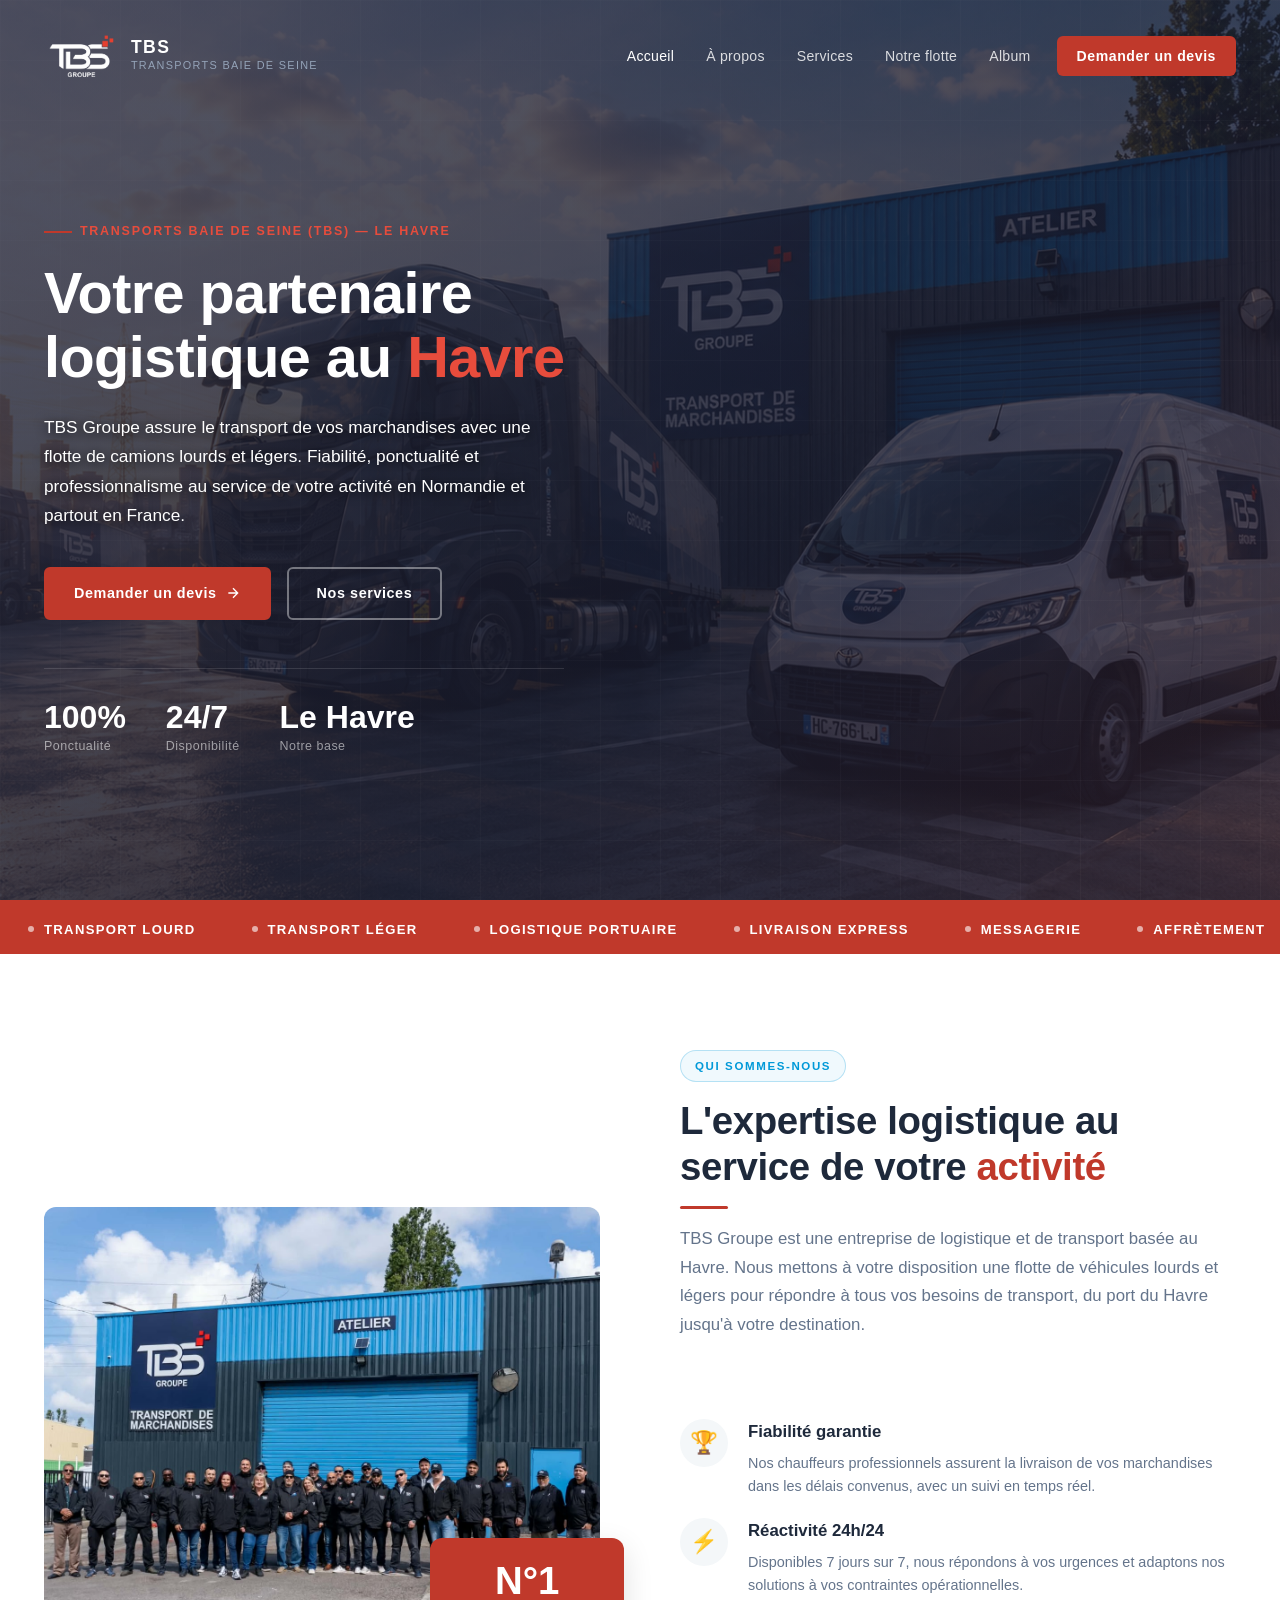
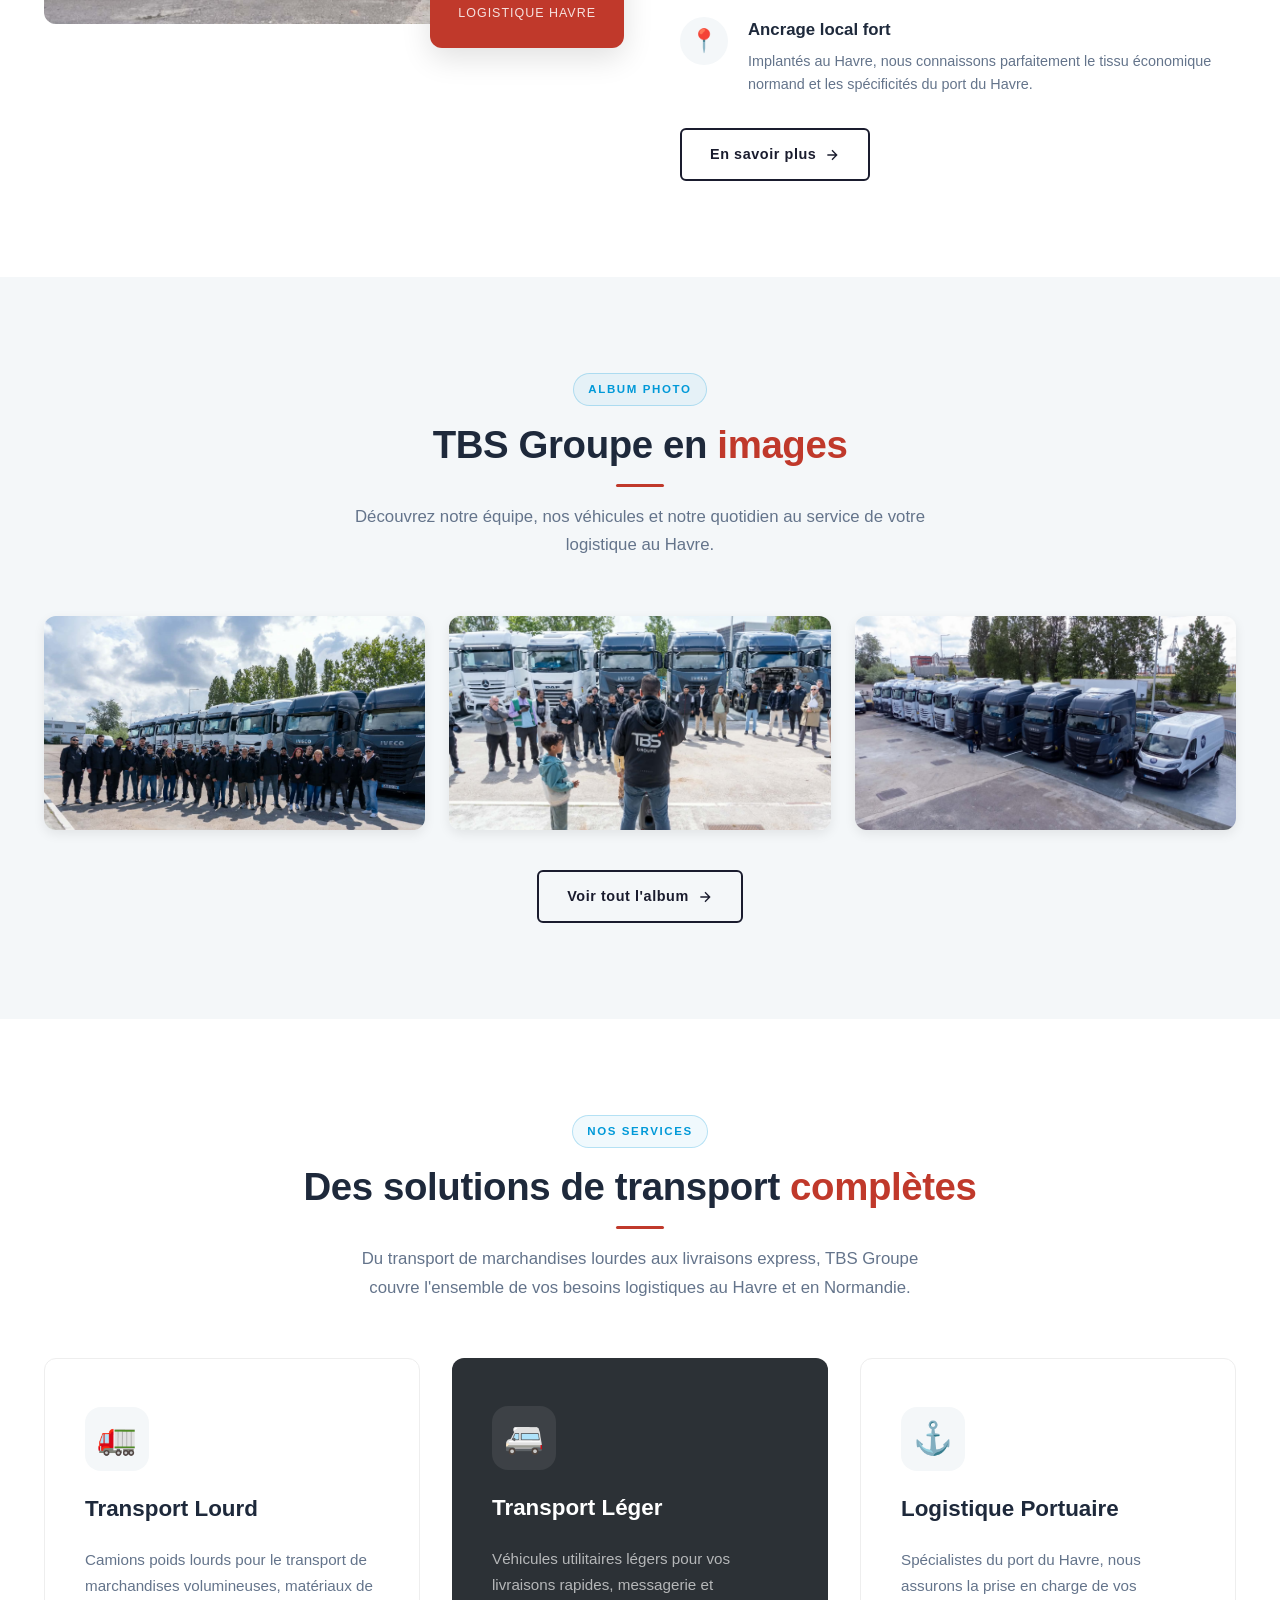
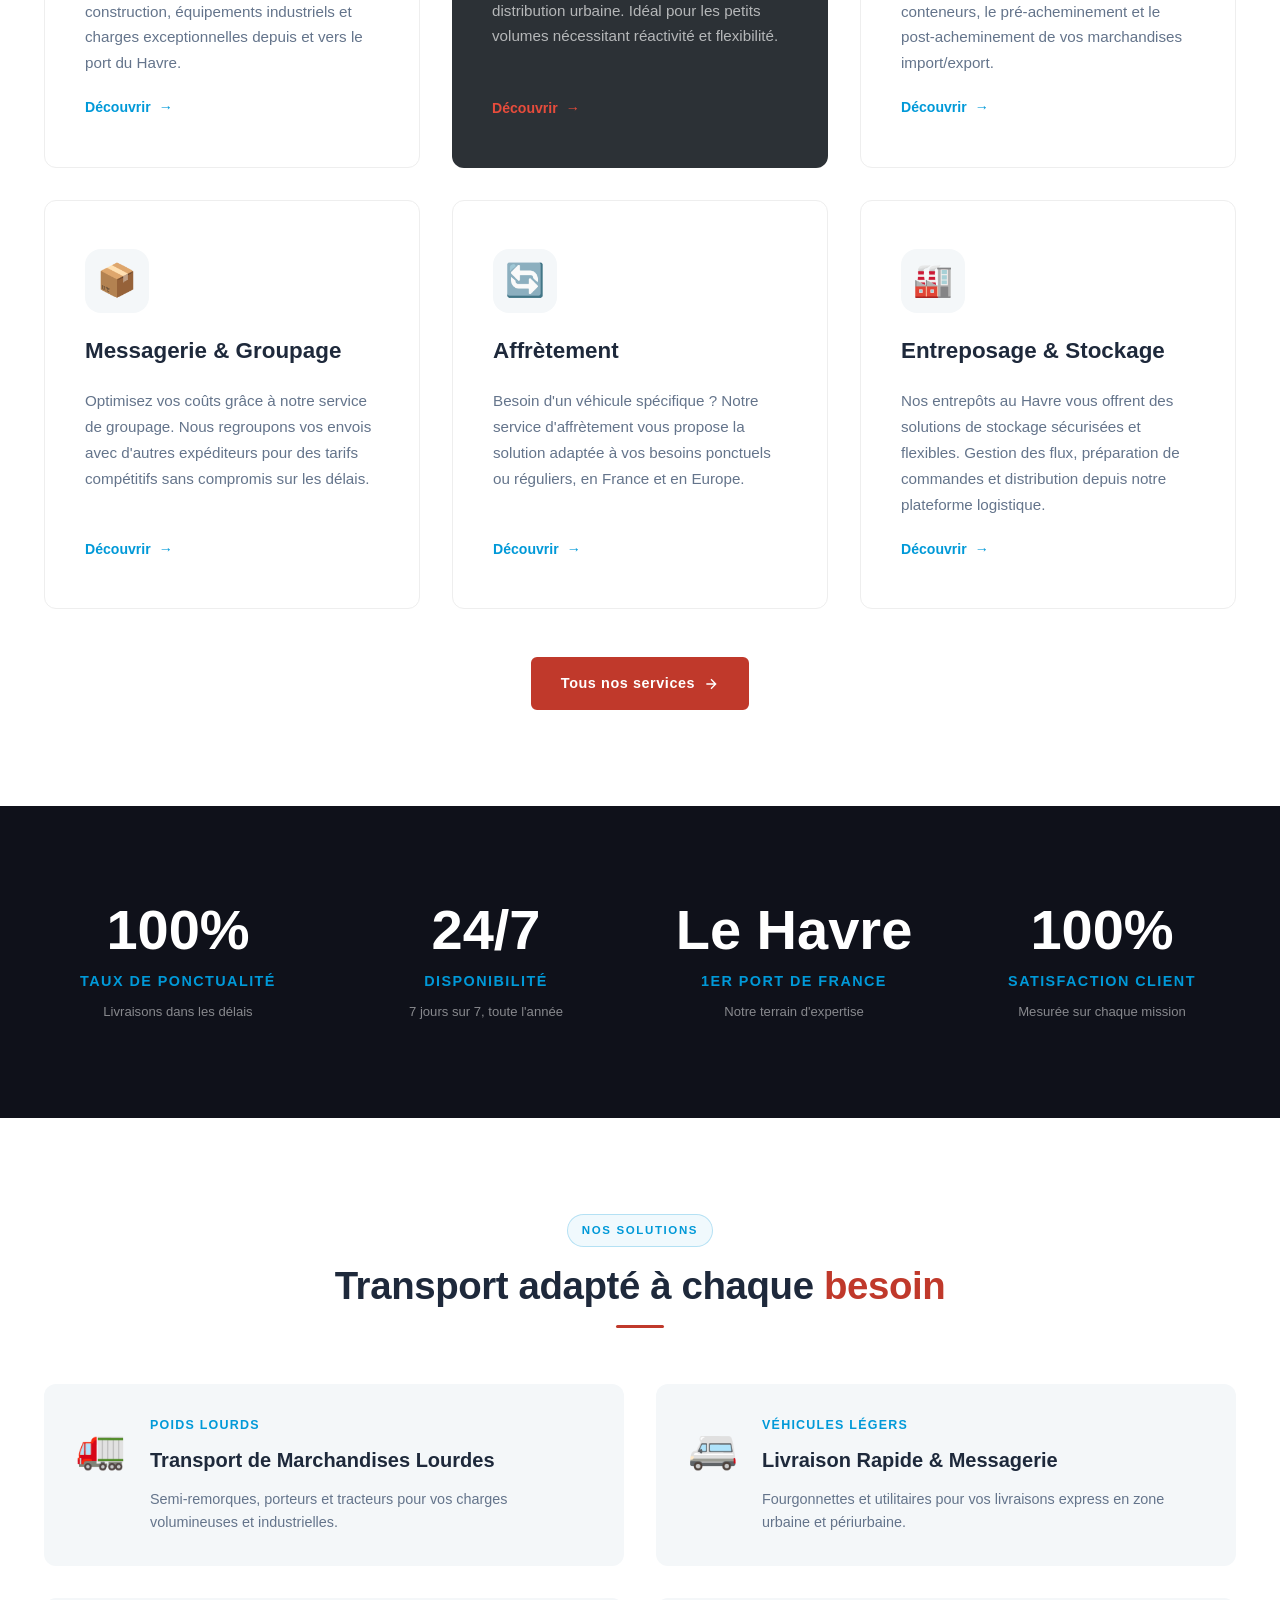
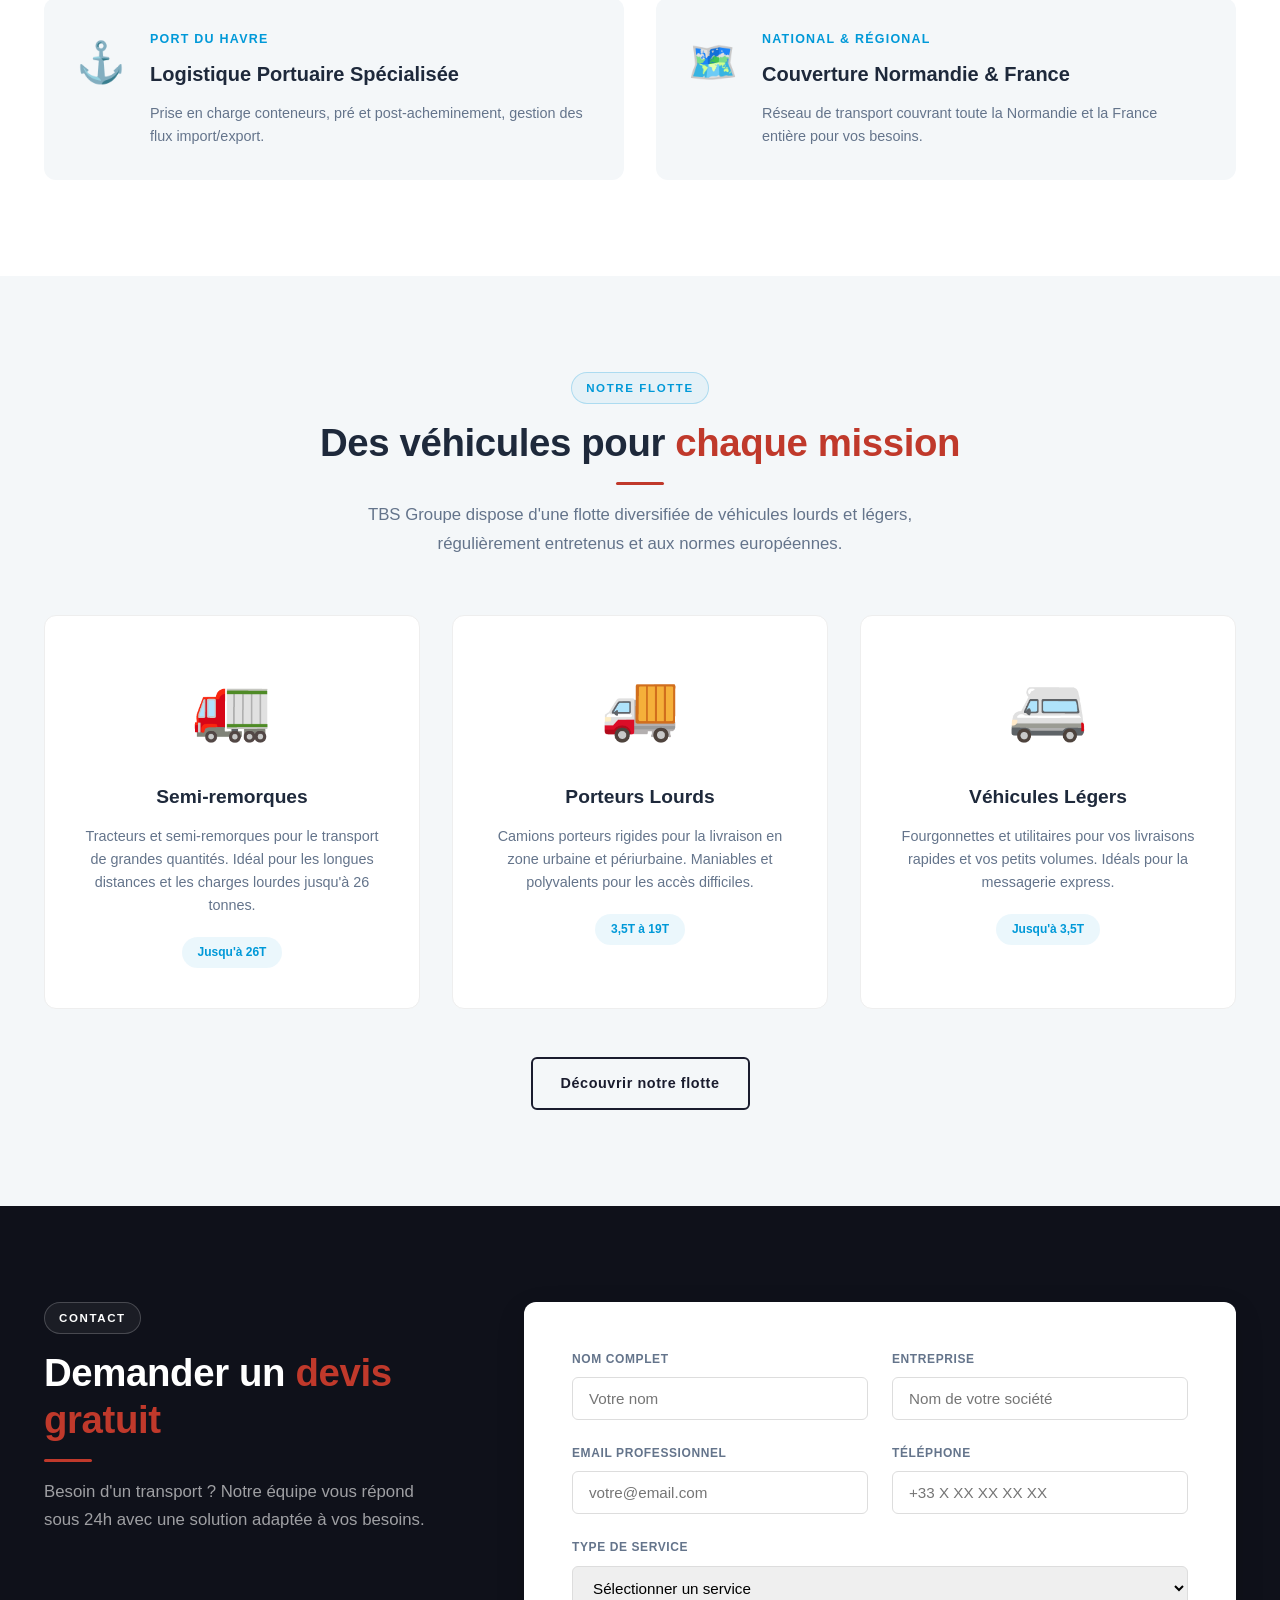
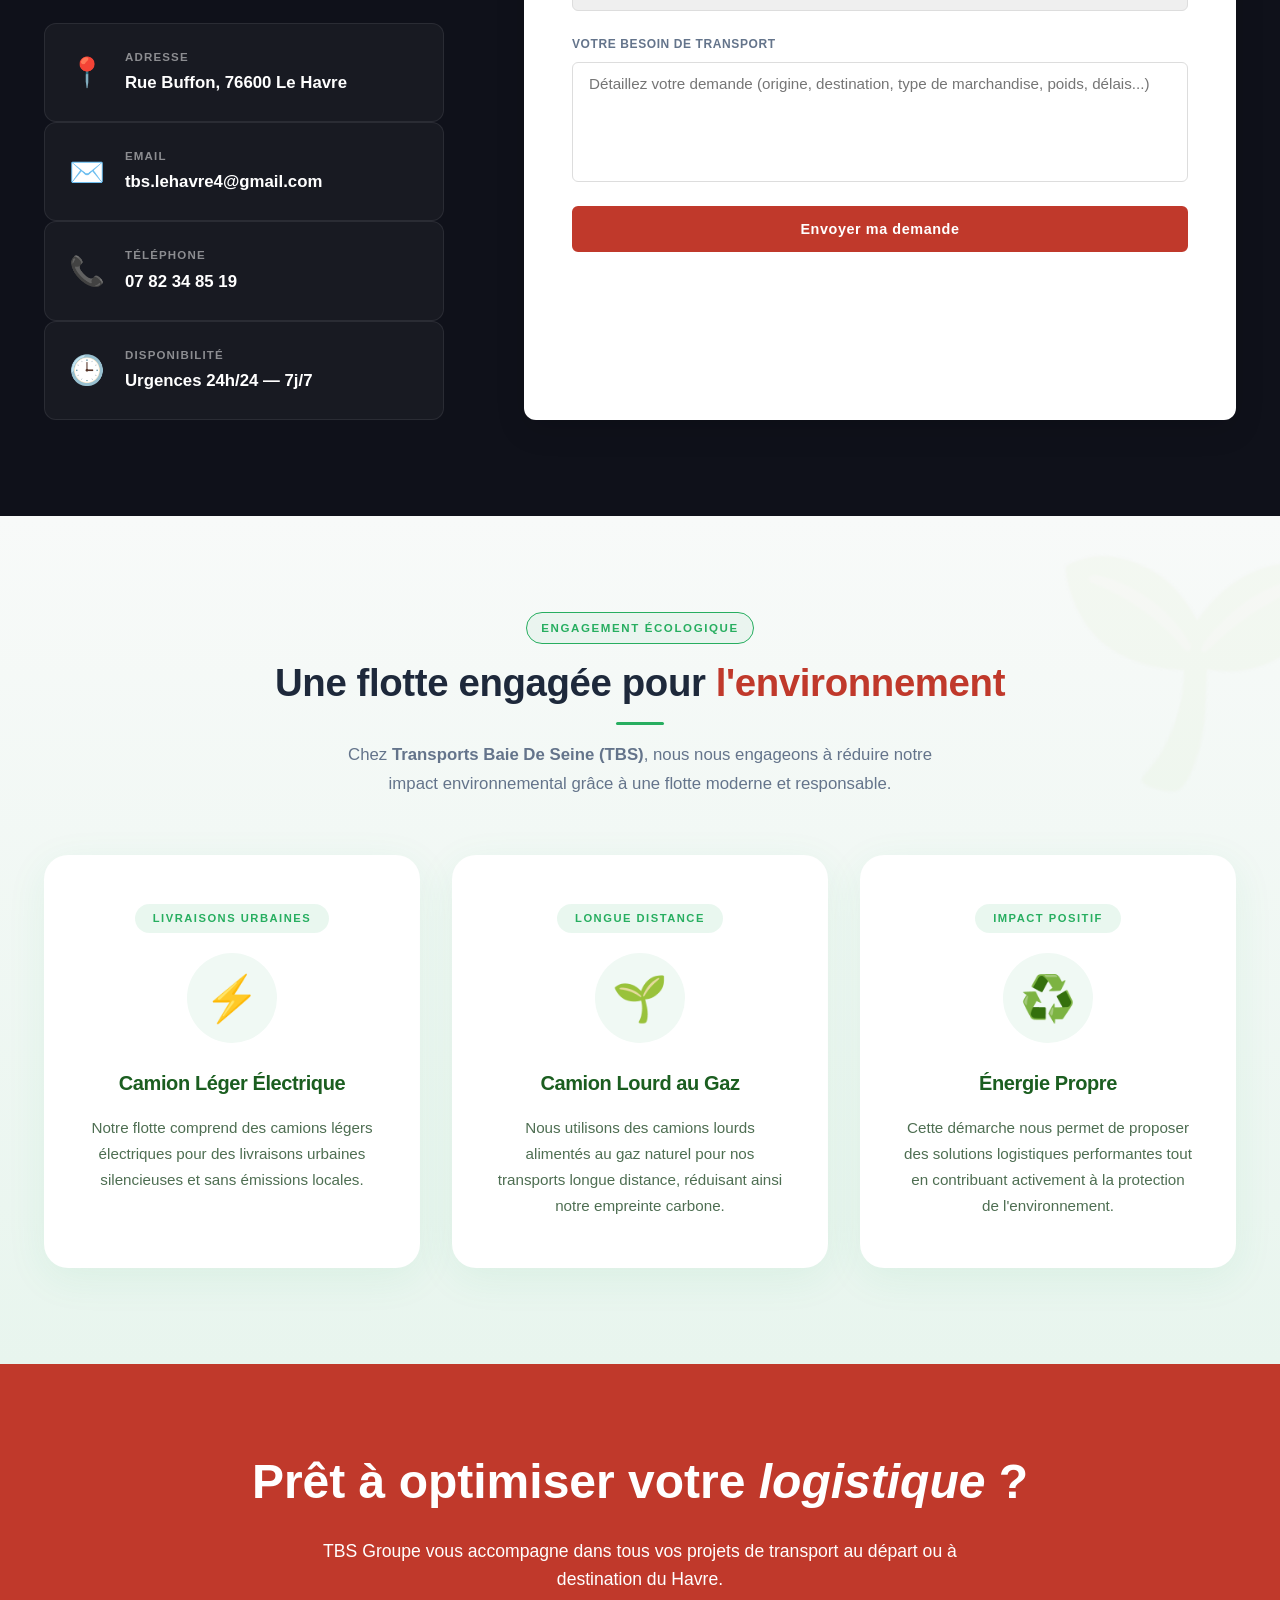
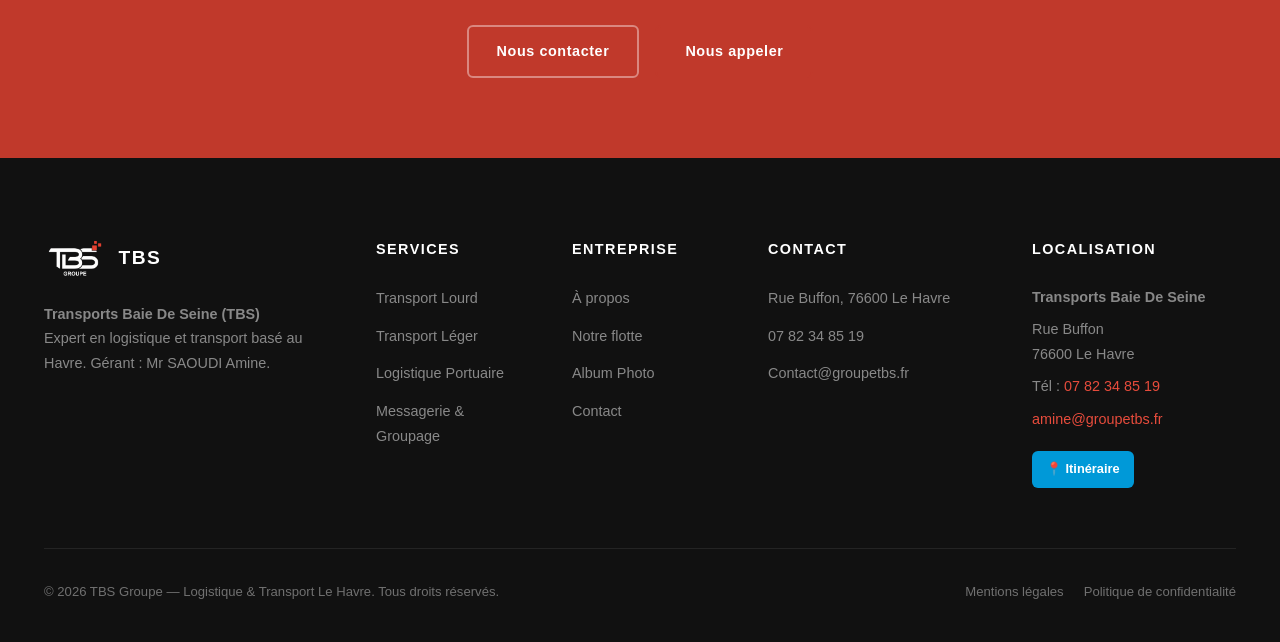
<file: index.html>
<!DOCTYPE html>
<html lang="fr">
<head>
  <meta charset="UTF-8" />
  <meta name="viewport" content="width=device-width, initial-scale=1.0" />
  <meta name="description" content="TBS GROUPE – Expert en logistique et transport au Havre. Camions lourds et légers pour tous vos besoins de transport en Normandie et en France." />
  <title>TBS GROUPE – Logistique & Transport | Le Havre</title>
  <link rel="stylesheet" href="style.css" />
  <link rel="icon" type="image/x-icon" href="favicon.ico" />
  <link rel="icon" type="image/png" sizes="32x32" href="favicon-32x32.png" />
  <link rel="icon" type="image/png" sizes="16x16" href="favicon-16x16.png" />
  <link rel="apple-touch-icon" href="apple-touch-icon.png" />
  <meta name="theme-color" content="#000000" />
  <link rel="manifest" href="manifest.json" />
</head>
<body>

<!-- LOADER -->
<div class="loader" id="loader">
  <div class="loader-inner">
    <div class="loader-logo"><span>TBS</span> GROUPE</div>
    <div class="loader-bar"><div class="loader-bar-fill"></div></div>
  </div>
</div>

<!-- HEADER -->
<header id="site-header">
  <div class="container header-inner">
    <a href="index.html" class="logo">
      <img src="images/Untitled-1.png" alt="TBS Groupe Logo" class="logo-img" />
      <div class="logo-text">
        <div class="logo-name">TBS</div>
        <div class="logo-sub">Transports Baie De Seine</div>
      </div>
    </a>
    <nav id="main-nav">
      <a href="index.html" class="active">Accueil</a>
      <a href="about.html">À propos</a>
      <a href="services.html">Services</a>
      <a href="projets.html">Notre flotte</a>
      <a href="album.html">Album</a>
      <a href="#contact" class="nav-cta">Demander un devis</a>
    </nav>
    <button class="menu-toggle" id="menu-toggle" aria-label="Menu">
      <span></span><span></span><span></span>
    </button>
  </div>
</header>

<!-- HERO -->
<section class="hero">
  <div class="hero-bg"></div>
  <div class="hero-pattern"></div>
  <div class="container">
    <div class="hero-content">
      <div class="hero-text">
        <div class="hero-eyebrow">Transports Baie De Seine (TBS) — Le Havre</div>
        <h1 class="hero-title animate-fade-up">
          Votre partenaire<br>logistique au <em>Havre</em>
        </h1>
        <p class="hero-desc animate-fade-up" data-delay="2">
          TBS Groupe assure le transport de vos marchandises avec une flotte de camions lourds et légers. Fiabilité, ponctualité et professionnalisme au service de votre activité en Normandie et partout en France.
        </p>
        <div class="hero-actions animate-fade-up" data-delay="3">
          <a href="#contact" class="btn btn-primary">
            Demander un devis
            <svg viewBox="0 0 24 24" fill="none" stroke="currentColor" stroke-width="2"><path d="M5 12h14M12 5l7 7-7 7"/></svg>
          </a>
          <a href="services.html" class="btn btn-outline">Nos services</a>
        </div>
        <div class="hero-stats animate-fade-up" data-delay="4">
          <div>
            <div class="hero-stat-num">100%</div>
            <div class="hero-stat-label">Ponctualité</div>
          </div>
          <div>
            <div class="hero-stat-num">24/7</div>
            <div class="hero-stat-label">Disponibilité</div>
          </div>
          <div>
            <div class="hero-stat-num">Le Havre</div>
            <div class="hero-stat-label">Notre base</div>
          </div>
        </div>
      </div>

      <!-- Éléments visuels supprimés pour épurer le design -->
    </div>
  </div>
</section>

<!-- TICKER STRIP -->
<div class="services-strip">
  <div class="strip-track">
    <span class="strip-item"><span class="strip-dot"></span>Transport Lourd</span>
    <span class="strip-item"><span class="strip-dot"></span>Transport Léger</span>
    <span class="strip-item"><span class="strip-dot"></span>Logistique Portuaire</span>
    <span class="strip-item"><span class="strip-dot"></span>Livraison Express</span>
    <span class="strip-item"><span class="strip-dot"></span>Messagerie</span>
    <span class="strip-item"><span class="strip-dot"></span>Affrètement</span>
    <span class="strip-item"><span class="strip-dot"></span>Groupage</span>
    <span class="strip-item"><span class="strip-dot"></span>Transport Lourd</span>
    <span class="strip-item"><span class="strip-dot"></span>Transport Léger</span>
    <span class="strip-item"><span class="strip-dot"></span>Logistique Portuaire</span>
    <span class="strip-item"><span class="strip-dot"></span>Livraison Express</span>
    <span class="strip-item"><span class="strip-dot"></span>Messagerie</span>
    <span class="strip-item"><span class="strip-dot"></span>Affrètement</span>
    <span class="strip-item"><span class="strip-dot"></span>Groupage</span>
  </div>
</div>

<!-- ABOUT PREVIEW -->
<section class="section-py">
  <div class="container">
    <div class="about-grid">
      <div class="about-visual reveal">
        <div class="about-img-wrap">
          <img src="images/album9.jpeg" alt="TBS Groupe" style="width:100%;height:100%;object-fit:cover;">
        </div>
        <div class="about-accent-card">
          <div class="num">N°1</div>
          <div class="lbl">Logistique Havre</div>
        </div>
      </div>
      <div class="about-text">
        <div class="section-header reveal">
          <div class="badge">Qui sommes-nous</div>
          <h2 class="section-title">L'expertise logistique au service de votre <em>activité</em></h2>
          <div class="divider"></div>
          <p class="section-subtitle">
            TBS Groupe est une entreprise de logistique et de transport basée au Havre. Nous mettons à votre disposition une flotte de véhicules lourds et légers pour répondre à tous vos besoins de transport, du port du Havre jusqu'à votre destination.
          </p>
        </div>
        <div class="about-features">
          <div class="about-feature reveal">
            <div class="about-feature-icon">🏆</div>
            <div>
              <h4>Fiabilité garantie</h4>
              <p>Nos chauffeurs professionnels assurent la livraison de vos marchandises dans les délais convenus, avec un suivi en temps réel.</p>
            </div>
          </div>
          <div class="about-feature reveal">
            <div class="about-feature-icon">⚡</div>
            <div>
              <h4>Réactivité 24h/24</h4>
              <p>Disponibles 7 jours sur 7, nous répondons à vos urgences et adaptons nos solutions à vos contraintes opérationnelles.</p>
            </div>
          </div>
          <div class="about-feature reveal">
            <div class="about-feature-icon">📍</div>
            <div>
              <h4>Ancrage local fort</h4>
              <p>Implantés au Havre, nous connaissons parfaitement le tissu économique normand et les spécificités du port du Havre.</p>
            </div>
          </div>
        </div>
        <a href="about.html" class="btn btn-outline-dark" style="margin-top:8px;align-self:flex-start">
          En savoir plus
          <svg viewBox="0 0 24 24" fill="none" stroke="currentColor" stroke-width="2"><path d="M5 12h14M12 5l7 7-7 7"/></svg>
        </a>
      </div>
    </div>
  </div>
</section>

<!-- ALBUM PHOTO PREVIEW SECTION -->
<section class="section-py" id="album" style="background:var(--off-white)">
  <div class="container">
    <div class="section-header centered reveal">
      <div class="badge">Album Photo</div>
      <h2 class="section-title">TBS Groupe en <em>images</em></h2>
      <div class="divider center"></div>
      <p class="section-subtitle">Découvrez notre équipe, nos véhicules et notre quotidien au service de votre logistique au Havre.</p>
    </div>
    
    <div class="gallery-grid" style="grid-template-columns: repeat(auto-fill, minmax(300px, 1fr));">
      <div class="gallery-item reveal">
        <img src="images/groupe_tbs.png" alt="Équipe TBS Groupe">
        <div class="gallery-overlay">
          <div class="gallery-info">
            <h4>Notre Équipe</h4>
            <p>TBS Groupe Le Havre</p>
          </div>
        </div>
      </div>
      <div class="gallery-item reveal" data-delay="1">
        <img src="images/2.jpeg" alt="Flotte TBS">
        <div class="gallery-overlay">
          <div class="gallery-info">
            <h4>Flotte TBS</h4>
            <p>Transport Routier</p>
          </div>
        </div>
      </div>
      <div class="gallery-item reveal" data-delay="2">
        <img src="images/album3.jpeg" alt="Logistique TBS">
        <div class="gallery-overlay">
          <div class="gallery-info">
            <h4>Opérations</h4>
            <p>Le Havre</p>
          </div>
        </div>
      </div>
    </div>

    <div style="text-align:center;margin-top:40px">
      <a href="album.html" class="btn btn-outline-dark">
        Voir tout l'album
        <svg viewBox="0 0 24 24" fill="none" stroke="currentColor" stroke-width="2"><path d="M5 12h14M12 5l7 7-7 7"/></svg>
      </a>
    </div>
  </div>
</section>

<!-- SERVICES -->
<section class="section-py">
  <div class="container">
    <div class="section-header centered reveal">
      <div class="badge">Nos services</div>
      <h2 class="section-title">Des solutions de transport <em>complètes</em></h2>
      <div class="divider center"></div>
      <p class="section-subtitle">Du transport de marchandises lourdes aux livraisons express, TBS Groupe couvre l'ensemble de vos besoins logistiques au Havre et en Normandie.</p>
    </div>
    <div class="services-grid">
      <div class="service-card reveal">
        <div class="service-icon">🚛</div>
        <h3>Transport Lourd</h3>
        <p>Camions poids lourds pour le transport de marchandises volumineuses, matériaux de construction, équipements industriels et charges exceptionnelles depuis et vers le port du Havre.</p>
        <a href="services.html#lourd" class="service-link">Découvrir <span>→</span></a>
      </div>
      <div class="service-card featured reveal" data-delay="1">
        <div class="service-icon">🚐</div>
        <h3>Transport Léger</h3>
        <p>Véhicules utilitaires légers pour vos livraisons rapides, messagerie et distribution urbaine. Idéal pour les petits volumes nécessitant réactivité et flexibilité.</p>
        <a href="services.html#leger" class="service-link">Découvrir <span>→</span></a>
      </div>
      <div class="service-card reveal" data-delay="2">
        <div class="service-icon">⚓</div>
        <h3>Logistique Portuaire</h3>
        <p>Spécialistes du port du Havre, nous assurons la prise en charge de vos conteneurs, le pré-acheminement et le post-acheminement de vos marchandises import/export.</p>
        <a href="services.html#portuaire" class="service-link">Découvrir <span>→</span></a>
      </div>
      <div class="service-card reveal">
        <div class="service-icon">📦</div>
        <h3>Messagerie & Groupage</h3>
        <p>Optimisez vos coûts grâce à notre service de groupage. Nous regroupons vos envois avec d'autres expéditeurs pour des tarifs compétitifs sans compromis sur les délais.</p>
        <a href="services.html#groupage" class="service-link">Découvrir <span>→</span></a>
      </div>
      <div class="service-card reveal" data-delay="1">
        <div class="service-icon">🔄</div>
        <h3>Affrètement</h3>
        <p>Besoin d'un véhicule spécifique ? Notre service d'affrètement vous propose la solution adaptée à vos besoins ponctuels ou réguliers, en France et en Europe.</p>
        <a href="services.html#affretement" class="service-link">Découvrir <span>→</span></a>
      </div>
      <div class="service-card reveal" data-delay="2">
        <div class="service-icon">🏭</div>
        <h3>Entreposage & Stockage</h3>
        <p>Nos entrepôts au Havre vous offrent des solutions de stockage sécurisées et flexibles. Gestion des flux, préparation de commandes et distribution depuis notre plateforme logistique.</p>
        <a href="services.html#stockage" class="service-link">Découvrir <span>→</span></a>
      </div>
    </div>
    <div style="text-align:center;margin-top:48px">
      <a href="services.html" class="btn btn-primary">
        Tous nos services
        <svg viewBox="0 0 24 24" fill="none" stroke="currentColor" stroke-width="2"><path d="M5 12h14M12 5l7 7-7 7"/></svg>
      </a>
    </div>
  </div>
</section>

<!-- STATS -->
<section class="stats-section section-py">
  <div class="container">
    <div class="stats-grid">
      <div class="stat-item reveal">
        <div class="stat-number">100%</div>
        <div class="stat-label">Taux de ponctualité</div>
        <div class="stat-desc">Livraisons dans les délais</div>
      </div>
      <div class="stat-item reveal" data-delay="1">
        <div class="stat-number">24/7</div>
        <div class="stat-label">Disponibilité</div>
        <div class="stat-desc">7 jours sur 7, toute l'année</div>
      </div>
      <div class="stat-item reveal" data-delay="2">
        <div class="stat-number">Le Havre</div>
        <div class="stat-label">1er port de France</div>
        <div class="stat-desc">Notre terrain d'expertise</div>
      </div>
      <div class="stat-item reveal" data-delay="3">
        <div class="stat-number">100%</div>
        <div class="stat-label">Satisfaction client</div>
        <div class="stat-desc">Mesurée sur chaque mission</div>
      </div>
    </div>
  </div>
</section>

<!-- NOS SOLUTIONS (MSC-style) -->
<section class="section-py">
  <div class="container">
    <div class="section-header centered reveal">
      <div class="badge">Nos solutions</div>
      <h2 class="section-title">Transport adapté à chaque <em>besoin</em></h2>
      <div class="divider center"></div>
    </div>
    <div class="solutions-grid">
      <div class="solution-item reveal">
        <div class="solution-icon">🚛</div>
        <div class="solution-content">
          <h4>Poids Lourds</h4>
          <h3>Transport de Marchandises Lourdes</h3>
          <p>Semi-remorques, porteurs et tracteurs pour vos charges volumineuses et industrielles.</p>
        </div>
      </div>
      <div class="solution-item reveal" data-delay="1">
        <div class="solution-icon">🚐</div>
        <div class="solution-content">
          <h4>Véhicules Légers</h4>
          <h3>Livraison Rapide & Messagerie</h3>
          <p>Fourgonnettes et utilitaires pour vos livraisons express en zone urbaine et périurbaine.</p>
        </div>
      </div>
      <div class="solution-item reveal">
        <div class="solution-icon">⚓</div>
        <div class="solution-content">
          <h4>Port du Havre</h4>
          <h3>Logistique Portuaire Spécialisée</h3>
          <p>Prise en charge conteneurs, pré et post-acheminement, gestion des flux import/export.</p>
        </div>
      </div>
      <div class="solution-item reveal" data-delay="1">
        <div class="solution-icon">🗺️</div>
        <div class="solution-content">
          <h4>National & Régional</h4>
          <h3>Couverture Normandie & France</h3>
          <p>Réseau de transport couvrant toute la Normandie et la France entière pour vos besoins.</p>
        </div>
      </div>
    </div>
  </div>
</section>

<!-- FLOTTE PREVIEW -->
<section class="section-py" style="background:var(--off-white)">
  <div class="container">
    <div class="section-header centered reveal">
      <div class="badge">Notre flotte</div>
      <h2 class="section-title">Des véhicules pour <em>chaque mission</em></h2>
      <div class="divider center"></div>
      <p class="section-subtitle">TBS Groupe dispose d'une flotte diversifiée de véhicules lourds et légers, régulièrement entretenus et aux normes européennes.</p>
    </div>
    <div class="fleet-grid">
      <div class="fleet-card reveal">
        <div class="fleet-icon">🚛</div>
        <h3>Semi-remorques</h3>
        <p>Tracteurs et semi-remorques pour le transport de grandes quantités. Idéal pour les longues distances et les charges lourdes jusqu'à 26 tonnes.</p>
        <span class="fleet-tag">Jusqu'à 26T</span>
      </div>
      <div class="fleet-card reveal" data-delay="1">
        <div class="fleet-icon">🚚</div>
        <h3>Porteurs Lourds</h3>
        <p>Camions porteurs rigides pour la livraison en zone urbaine et périurbaine. Maniables et polyvalents pour les accès difficiles.</p>
        <span class="fleet-tag">3,5T à 19T</span>
      </div>
      <div class="fleet-card reveal" data-delay="2">
        <div class="fleet-icon">🚐</div>
        <h3>Véhicules Légers</h3>
        <p>Fourgonnettes et utilitaires pour vos livraisons rapides et vos petits volumes. Idéals pour la messagerie express.</p>
        <span class="fleet-tag">Jusqu'à 3,5T</span>
      </div>
    </div>
    <div style="text-align:center;margin-top:48px">
      <a href="projets.html" class="btn btn-outline-dark">Découvrir notre flotte</a>
    </div>
  </div>
</section>

<!-- CONTACT -->
<section class="section-py contact-section" id="contact">
  <div class="container">
    <div class="contact-grid">
      <div class="contact-info">
        <div class="section-header reveal">
          <div class="badge" style="color:var(--white);border-color:rgba(255,255,255,.2);background:rgba(255,255,255,.05)">Contact</div>
          <h2 class="section-title" style="color:var(--white)">Demander un <em>devis gratuit</em></h2>
          <div class="divider"></div>
          <p class="section-subtitle" style="color:rgba(255,255,255,.6)">Besoin d'un transport ? Notre équipe vous répond sous 24h avec une solution adaptée à vos besoins.</p>
        </div>
        <div class="contact-methods">
          <div class="contact-method reveal">
            <div class="contact-method-icon">📍</div>
            <div class="contact-method-text">
              <h4>Adresse</h4>
              <p>Rue Buffon, 76600 Le Havre</p>
            </div>
          </div>
          <div class="contact-method reveal" data-delay="1">
            <div class="contact-method-icon">✉️</div>
            <div class="contact-method-text">
              <h4>Email</h4>
              <p>tbs.lehavre4@gmail.com</p>
            </div>
          </div>
          <div class="contact-method reveal" data-delay="1.5">
            <div class="contact-method-icon">📞</div>
            <div class="contact-method-text">
              <h4>Téléphone</h4>
              <p>07 82 34 85 19</p>
            </div>
          </div>
          <div class="contact-method reveal" data-delay="2">
            <div class="contact-method-icon">🕒</div>
            <div class="contact-method-text">
              <h4>Disponibilité</h4>
              <p>Urgences 24h/24 — 7j/7</p>
            </div>
          </div>
        </div>
      </div>
      <div class="contact-form-card reveal" data-delay="2">
        <form class="form-grid">
          <div class="form-group">
            <label for="nom">Nom Complet</label>
            <input type="text" id="nom" placeholder="Votre nom" required>
          </div>
          <div class="form-group">
            <label for="entreprise">Entreprise</label>
            <input type="text" id="entreprise" placeholder="Nom de votre société">
          </div>
          <div class="form-group">
            <label for="email">Email professionnel</label>
            <input type="email" id="email" placeholder="votre@email.com" required>
          </div>
          <div class="form-group">
            <label for="tel">Téléphone</label>
            <input type="tel" id="tel" placeholder="+33 X XX XX XX XX">
          </div>
          <div class="form-group full">
            <label for="service">Type de Service</label>
            <select id="service">
              <option value="">Sélectionner un service</option>
              <option value="lourd">Transport Lourd</option>
              <option value="leger">Transport Léger</option>
              <option value="portuaire">Logistique Portuaire</option>
              <option value="groupage">Messagerie & Groupage</option>
              <option value="autre">Autre demande</option>
            </select>
          </div>
          <div class="form-group full">
            <label for="message">Votre besoin de transport</label>
            <textarea id="message" placeholder="Détaillez votre demande (origine, destination, type de marchandise, poids, délais...)"></textarea>
          </div>
          <div class="form-group full">
            <button type="submit" class="btn btn-primary" style="width:100%;justify-content:center">Envoyer ma demande</button>
          </div>
        </form>
      </div>
    </div>
  </div>
</section>

  <!-- ENVIRONMENTAL SECTION - SUBLIMATED -->
  <section class="section-py eco-section reveal">
    <div class="container">
      <div class="section-header centered">
        <span class="badge" style="color:#27AE60; border-color:#27AE60; background:rgba(39,174,96,0.06)">Engagement Écologique</span>
        <h2 class="section-title">Une flotte engagée pour <em>l'environnement</em></h2>
        <div class="divider center" style="background:#27AE60"></div>
        <p class="section-subtitle">Chez <strong>Transports Baie De Seine (TBS)</strong>, nous nous engageons à réduire notre impact environnemental grâce à une flotte moderne et responsable.</p>
      </div>

      <div class="eco-grid">
        <div class="eco-card">
          <span class="eco-badge">Livraisons Urbaines</span>
          <div class="eco-icon-wrap"><span>⚡</span></div>
          <h4>Camion Léger Électrique</h4>
          <p>Notre flotte comprend des camions légers électriques pour des livraisons urbaines silencieuses et sans émissions locales.</p>
        </div>
        <div class="eco-card">
          <span class="eco-badge">Longue Distance</span>
          <div class="eco-icon-wrap"><span>🌱</span></div>
          <h4>Camion Lourd au Gaz</h4>
          <p>Nous utilisons des camions lourds alimentés au gaz naturel pour nos transports longue distance, réduisant ainsi notre empreinte carbone.</p>
        </div>
        <div class="eco-card">
          <span class="eco-badge">Impact Positif</span>
          <div class="eco-icon-wrap"><span>♻️</span></div>
          <h4>Énergie Propre</h4>
          <p>Cette démarche nous permet de proposer des solutions logistiques performantes tout en contribuant activement à la protection de l'environnement.</p>
        </div>
      </div>
    </div>
  </section>


<!-- CTA -->
<section class="cta-section">
  <div class="container">
    <h2 class="reveal">Prêt à optimiser votre <em>logistique</em> ?</h2>
    <p class="reveal" data-delay="1">TBS Groupe vous accompagne dans tous vos projets de transport au départ ou à destination du Havre.</p>
    <div class="cta-actions reveal" data-delay="2">
      <a href="#contact" class="btn btn-outline">Nous contacter</a>
      <a href="tel:+33000000000" class="btn btn-primary">Nous appeler</a>
    </div>
  </div>
</section>

<!-- FOOTER -->
<footer>
  <div class="container">
    <div class="footer-grid">
      <div class="footer-brand">
        <div class="footer-logo">
          <img src="images/Untitled-1.png" alt="TBS" class="footer-logo-img" />
          <div class="footer-logo-name">TBS</div>
        </div>
        <p class="footer-desc"><strong>Transports Baie De Seine (TBS)</strong><br>Expert en logistique et transport basé au Havre. Gérant : Mr SAOUDI Amine.</p>
      </div>
      <div class="footer-col">
        <h4>Services</h4>
        <ul>
          <li><a href="services.html#lourd">Transport Lourd</a></li>
          <li><a href="services.html#leger">Transport Léger</a></li>
          <li><a href="services.html#portuaire">Logistique Portuaire</a></li>
          <li><a href="services.html#groupage">Messagerie & Groupage</a></li>
        </ul>
      </div>
      <div class="footer-col">
        <h4>Entreprise</h4>
        <ul>
          <li><a href="about.html">À propos</a></li>
          <li><a href="projets.html">Notre flotte</a></li>
          <li><a href="album.html">Album Photo</a></li>
          <li><a href="#contact">Contact</a></li>
        </ul>
      </div>
      <div class="footer-col">
        <h4>Contact</h4>
        <ul>
          <li><a href="#">Rue Buffon, 76600 Le Havre</a></li>
          <li><a href="tel:0782348519">07 82 34 85 19</a></li>
          <li><a href="mailto:Contact@groupetbs.fr">Contact@groupetbs.fr</a></li>
        </ul>
      </div>
      <div class="footer-col">
        <h4>Localisation</h4>
        <p class="footer-location-info"><strong>Transports Baie De Seine</strong></p>
        <p class="footer-location-info">Rue Buffon<br>76600 Le Havre</p>
        <p class="footer-location-info">Tél : <a href="tel:0782348519">07 82 34 85 19</a></p>
        <p class="footer-location-info"><a href="mailto:amine@groupetbs.fr">amine@groupetbs.fr</a></p>
        <a href="https://www.google.com/maps/dir/?api=1&destination=Rue+Buffon+76600+Le+Havre" target="_blank" class="btn-map-footer" style="display:inline-block;margin-top:12px;">
          <span>📍</span> Itinéraire
        </a>
      </div>
    </div>
    <div class="footer-bottom">
      <p>&copy; 2026 TBS Groupe — Logistique & Transport Le Havre. Tous droits réservés.</p>
      <div style="display:flex;gap:20px">
        <a href="#">Mentions légales</a>
        <a href="#">Politique de confidentialité</a>
      </div>
    </div>
  </div>
</footer>

<button class="back-to-top" id="backToTop" aria-label="Retour en haut">↑</button>

<script>
  // Loader
  window.addEventListener('load', () => {
    setTimeout(() => {
      document.getElementById('loader').classList.add('hidden');
    }, 800);
  });

  // Header Scroll & Back to Top
  const header = document.getElementById('site-header');
  const backToTop = document.getElementById('backToTop');
  window.addEventListener('scroll', () => {
    if (window.scrollY > 50) {
      header.classList.add('scrolled');
    } else {
      header.classList.remove('scrolled');
    }
    
    if (window.scrollY > 400) {
      backToTop.classList.add('visible');
    } else {
      backToTop.classList.remove('visible');
    }
  });

  backToTop.addEventListener('click', () => {
    window.scrollTo({ top: 0, behavior: 'smooth' });
  });

  // Mobile Menu
  const toggle = document.getElementById('menu-toggle');
  const nav = document.getElementById('main-nav');
  
  if (toggle && nav) {
    toggle.addEventListener('click', (e) => {
      e.preventDefault();
      toggle.classList.toggle('active');
      nav.classList.toggle('open');
      document.body.style.overflow = nav.classList.contains('open') ? 'hidden' : '';
    });

    // Fermer le menu quand on clique sur un lien
    const navLinks = nav.querySelectorAll('a');
    navLinks.forEach(link => {
      link.addEventListener('click', () => {
        toggle.classList.remove('active');
        nav.classList.remove('open');
        document.body.style.overflow = '';
      });
    });
  }

  // Reveal Animations
  const reveals = document.querySelectorAll('.reveal');
  const observer = new IntersectionObserver((entries) => {
    entries.forEach(entry => {
      if (entry.isIntersecting) {
        const delay = entry.target.getAttribute('data-delay') || 0;
        setTimeout(() => {
          entry.target.classList.add('visible');
        }, delay * 150);
        observer.unobserve(entry.target);
      }
    });
  }, { threshold: 0.15 });

  reveals.forEach(reveal => observer.observe(reveal));
</script>

</body>
</html>
</file>
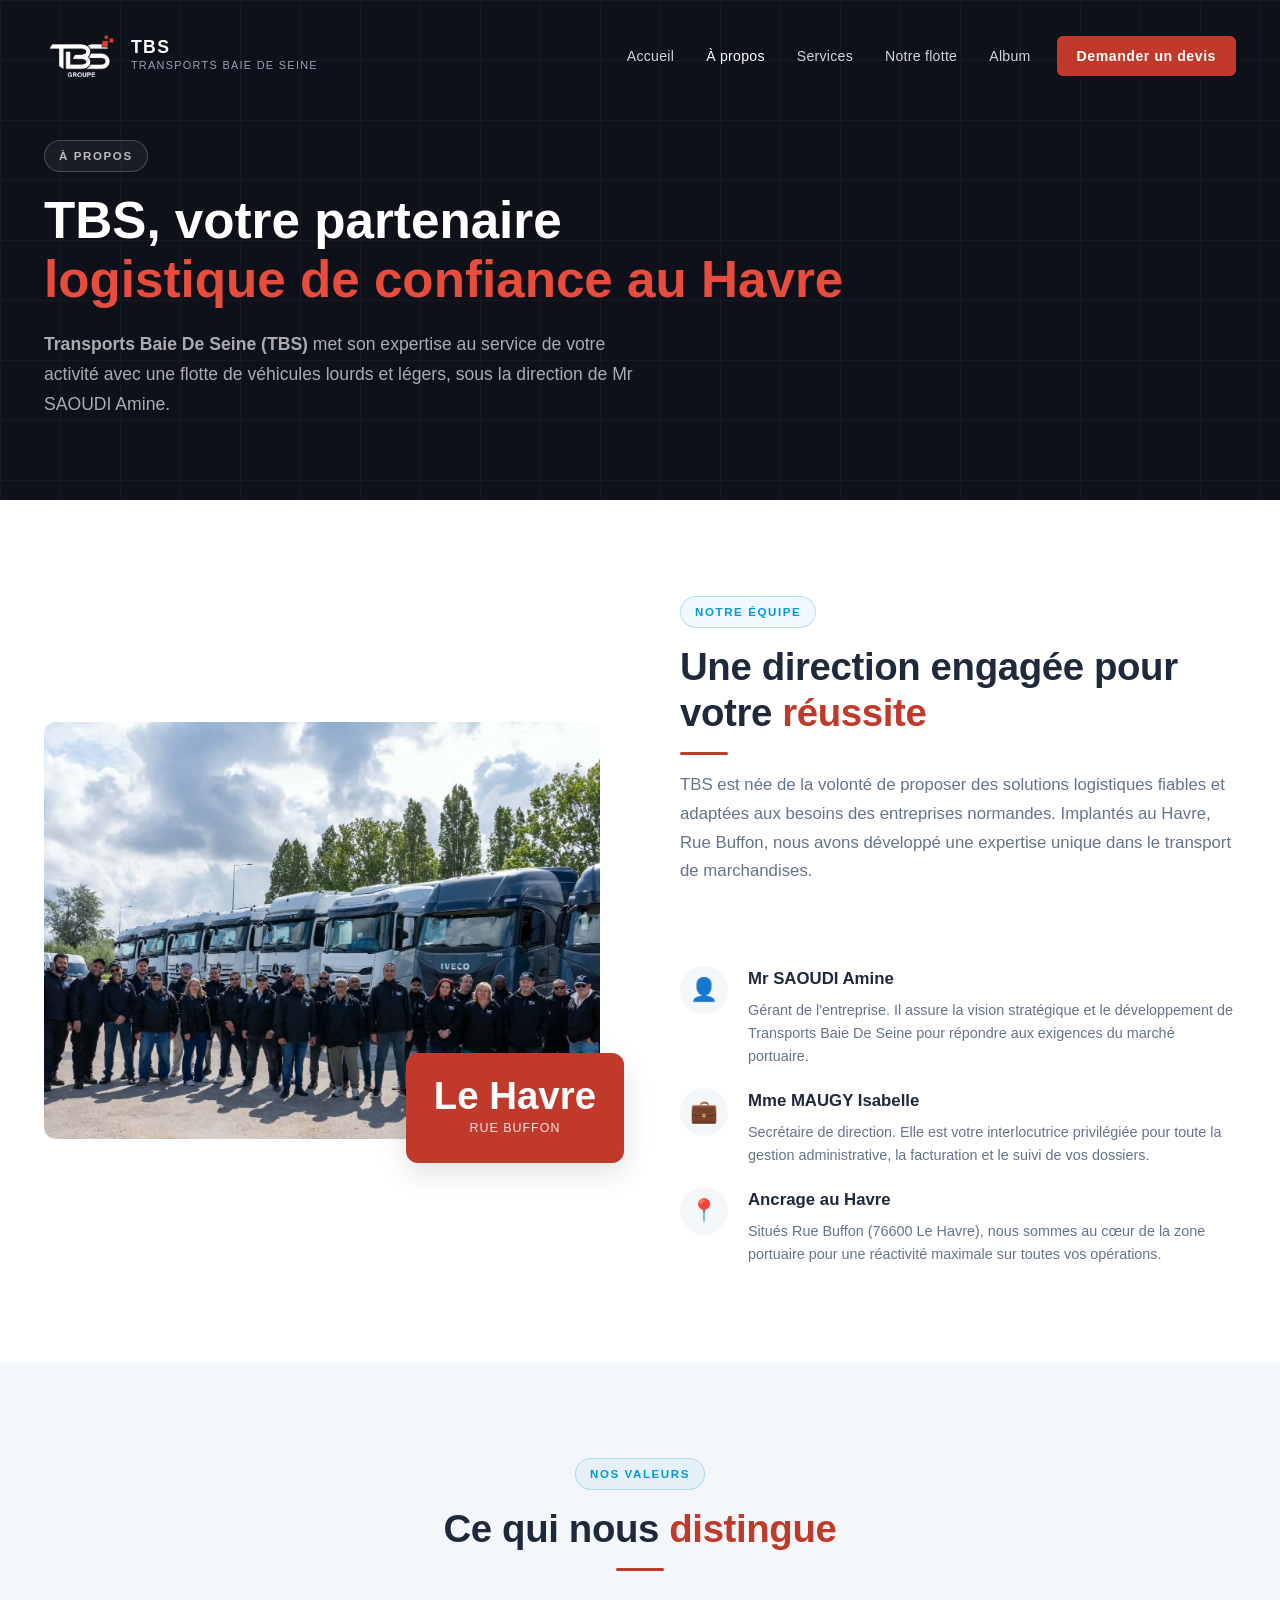
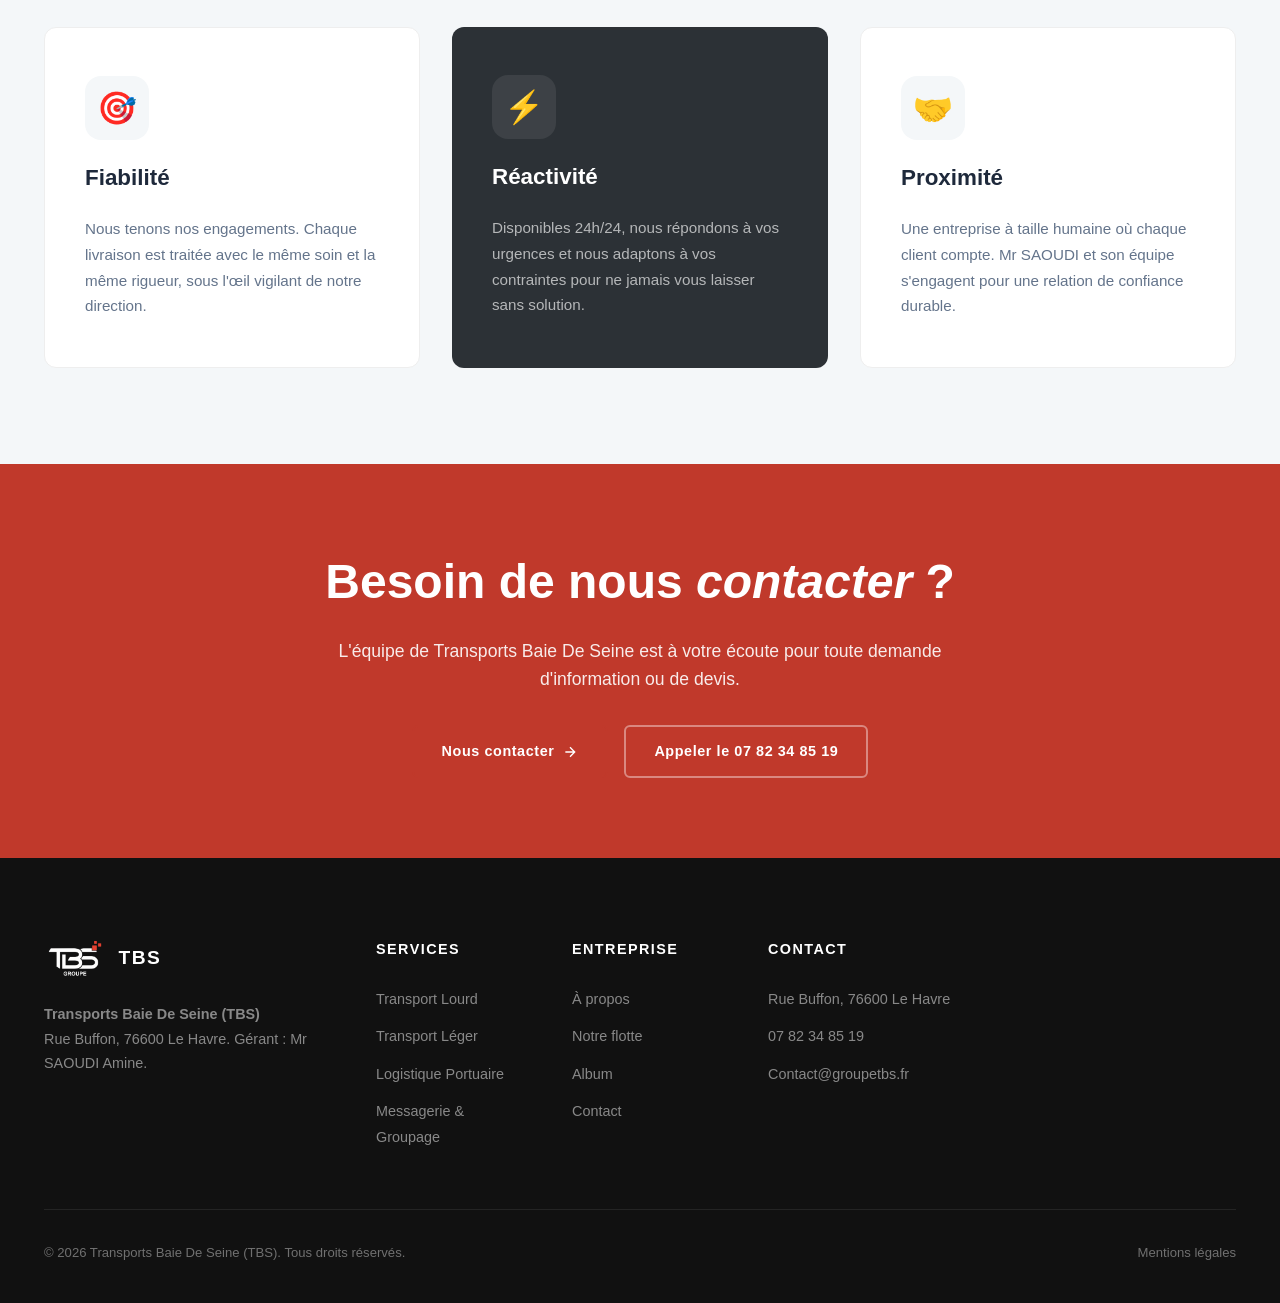
<file: about.html>
<!DOCTYPE html>
<html lang="fr">
<head>
  <meta charset="UTF-8" />
  <meta name="viewport" content="width=device-width, initial-scale=1.0" />
  <meta name="description" content="À propos de Transports Baie De Seine (TBS) – Entreprise de logistique et transport au Havre. Notre histoire, nos valeurs et notre équipe." />
  <title>À propos — TBS | Transports Baie De Seine Le Havre</title>
  <link rel="stylesheet" href="style.css" />
  <link rel="icon" type="image/x-icon" href="favicon.ico" />
  <link rel="icon" type="image/png" sizes="32x32" href="favicon-32x32.png" />
  <link rel="icon" type="image/png" sizes="16x16" href="favicon-16x16.png" />
  <link rel="apple-touch-icon" href="apple-touch-icon.png" />
  <meta name="theme-color" content="#000000" />
  <link rel="manifest" href="manifest.json" />
</head>
<body>
<div class="loader" id="loader"><div class="loader-inner"><div class="loader-logo"><span>TBS</span></div><div class="loader-bar"><div class="loader-bar-fill"></div></div></div></div>
<header id="site-header">
  <div class="container header-inner">
    <a href="index.html" class="logo">
      <img src="images/Untitled-1.png" alt="TBS Logo" class="logo-img" />
      <div class="logo-text"><div class="logo-name">TBS</div><div class="logo-sub">Transports Baie De Seine</div></div>
    </a>
    <nav id="main-nav">
      <a href="index.html">Accueil</a>
      <a href="about.html" class="active">À propos</a>
      <a href="services.html">Services</a>
      <a href="projets.html">Notre flotte</a>
      <a href="album.html">Album</a>
      <a href="index.html#contact" class="nav-cta">Demander un devis</a>
    </nav>
    <button class="menu-toggle" id="menu-toggle" aria-label="Menu"><span></span><span></span><span></span></button>
  </div>
</header>

<section style="background:var(--navy-dark);padding:140px 0 80px;position:relative;overflow:hidden;">
  <div style="position:absolute;inset:0;background-image:linear-gradient(rgba(255,255,255,.03) 1px,transparent 1px),linear-gradient(90deg,rgba(255,255,255,.03) 1px,transparent 1px);background-size:60px 60px;"></div>
  <div class="container" style="position:relative;z-index:1;">
    <div class="badge" style="color:rgba(255,255,255,.7);border-color:rgba(255,255,255,.2);background:rgba(255,255,255,.05);margin-bottom:20px">À propos</div>
    <h1 style="font-family:var(--font-display);font-size:clamp(2.2rem,4vw,3.5rem);font-weight:800;color:var(--white);line-height:1.15;margin-bottom:20px;">TBS, votre partenaire<br><span style="color:var(--red-light)">logistique de confiance au Havre</span></h1>
    <p style="font-size:1.1rem;color:rgba(255,255,255,.65);max-width:600px;line-height:1.7;"><strong>Transports Baie De Seine (TBS)</strong> met son expertise au service de votre activité avec une flotte de véhicules lourds et légers, sous la direction de Mr SAOUDI Amine.</p>
  </div>
</section>

<section class="section-py">
  <div class="container">
    <div class="about-grid">
      <div class="about-visual reveal">
        <div class="about-img-wrap">
          <img src="images/groupe_tbs.png" alt="Équipe TBS" style="width:100%;height:100%;object-fit:cover;">
        </div>
        <div class="about-accent-card"><div class="num">Le Havre</div><div class="lbl">Rue Buffon</div></div>
      </div>
      <div class="about-text">
        <div class="section-header reveal">
          <div class="badge">Notre équipe</div>
          <h2 class="section-title">Une direction engagée pour votre <em>réussite</em></h2>
          <div class="divider"></div>
          <p class="section-subtitle">TBS est née de la volonté de proposer des solutions logistiques fiables et adaptées aux besoins des entreprises normandes. Implantés au Havre, Rue Buffon, nous avons développé une expertise unique dans le transport de marchandises.</p>
        </div>
        <div class="about-features">
          <div class="about-feature reveal">
            <div class="about-feature-icon">👤</div>
            <div><h4>Mr SAOUDI Amine</h4><p>Gérant de l'entreprise. Il assure la vision stratégique et le développement de Transports Baie De Seine pour répondre aux exigences du marché portuaire.</p></div>
          </div>
          <div class="about-feature reveal">
            <div class="about-feature-icon">💼</div>
            <div><h4>Mme MAUGY Isabelle</h4><p>Secrétaire de direction. Elle est votre interlocutrice privilégiée pour toute la gestion administrative, la facturation et le suivi de vos dossiers.</p></div>
          </div>
          <div class="about-feature reveal">
            <div class="about-feature-icon">📍</div>
            <div><h4>Ancrage au Havre</h4><p>Situés Rue Buffon (76600 Le Havre), nous sommes au cœur de la zone portuaire pour une réactivité maximale sur toutes vos opérations.</p></div>
          </div>
        </div>
      </div>
    </div>
  </div>
</section>

<section class="section-py" style="background:var(--off-white)">
  <div class="container">
    <div class="section-header centered reveal">
      <div class="badge">Nos valeurs</div>
      <h2 class="section-title">Ce qui nous <em>distingue</em></h2>
      <div class="divider center"></div>
    </div>
    <div class="services-grid">
      <div class="service-card reveal"><div class="service-icon">🎯</div><h3>Fiabilité</h3><p>Nous tenons nos engagements. Chaque livraison est traitée avec le même soin et la même rigueur, sous l'œil vigilant de notre direction.</p></div>
      <div class="service-card featured reveal" data-delay="1"><div class="service-icon">⚡</div><h3>Réactivité</h3><p>Disponibles 24h/24, nous répondons à vos urgences et nous adaptons à vos contraintes pour ne jamais vous laisser sans solution.</p></div>
      <div class="service-card reveal" data-delay="2"><div class="service-icon">🤝</div><h3>Proximité</h3><p>Une entreprise à taille humaine où chaque client compte. Mr SAOUDI et son équipe s'engagent pour une relation de confiance durable.</p></div>
    </div>
  </div>
</section>

<section class="cta-section">
  <div class="container">
    <h2>Besoin de nous <em>contacter</em> ?</h2>
    <p>L'équipe de Transports Baie De Seine est à votre écoute pour toute demande d'information ou de devis.</p>
    <div class="cta-actions">
      <a href="index.html#contact" class="btn btn-primary">Nous contacter <svg viewBox="0 0 24 24" fill="none" stroke="currentColor" stroke-width="2"><path d="M5 12h14M12 5l7 7-7 7"/></svg></a>
      <a href="tel:0782348519" class="btn btn-outline">Appeler le 07 82 34 85 19</a>
    </div>
  </div>
</section>

<footer>
  <div class="container">
    <div class="footer-grid">
      <div class="footer-brand">
        <div class="footer-logo"><img src="images/Untitled-1.png" alt="TBS" class="footer-logo-img" /><div class="footer-logo-name">TBS</div></div>
        <p class="footer-desc"><strong>Transports Baie De Seine (TBS)</strong><br>Rue Buffon, 76600 Le Havre. Gérant : Mr SAOUDI Amine.</p>
      </div>
      <div class="footer-col"><h4>Services</h4><ul><li><a href="services.html#lourd">Transport Lourd</a></li><li><a href="services.html#leger">Transport Léger</a></li><li><a href="services.html#portuaire">Logistique Portuaire</a></li><li><a href="services.html#groupage">Messagerie & Groupage</a></li></ul></div>
      <div class="footer-col"><h4>Entreprise</h4><ul><li><a href="about.html">À propos</a></li><li><a href="projets.html">Notre flotte</a></li><li><a href="album.html">Album</a></li><li><a href="index.html#contact">Contact</a></li></ul></div>
      <div class="footer-col"><h4>Contact</h4><ul><li><a href="#">Rue Buffon, 76600 Le Havre</a></li><li><a href="tel:0782348519">07 82 34 85 19</a></li><li><a href="mailto:Contact@groupetbs.fr">Contact@groupetbs.fr</a></li></ul></div>
    </div>
    <div class="footer-bottom"><p>&copy; 2026 Transports Baie De Seine (TBS). Tous droits réservés.</p><a href="#">Mentions légales</a></div>
  </div>
</footer>
<button class="back-to-top" id="backToTop" aria-label="Retour en haut">↑</button>
<script>
  window.addEventListener('load', () => { setTimeout(() => document.getElementById('loader').classList.add('hidden'), 900); });
  const header = document.getElementById('site-header');
  window.addEventListener('scroll', () => { header.classList.toggle('scrolled', window.scrollY > 40); document.getElementById('backToTop').classList.toggle('visible', window.scrollY > 400); });
  const toggle = document.getElementById('menu-toggle');
  const nav = document.getElementById('main-nav');
  if (toggle && nav) {
    toggle.addEventListener('click', (e) => {
      e.preventDefault();
      toggle.classList.toggle('active');
      nav.classList.toggle('open');
      document.body.style.overflow = nav.classList.contains('open') ? 'hidden' : '';
    });
    const navLinks = nav.querySelectorAll('a');
    navLinks.forEach(link => {
      link.addEventListener('click', () => {
        toggle.classList.remove('active');
        nav.classList.remove('open');
        document.body.style.overflow = '';
      });
    });
  }
  document.getElementById('backToTop').addEventListener('click', () => window.scrollTo({ top: 0, behavior: 'smooth' }));
  const reveals = document.querySelectorAll('.reveal');
  const observer = new IntersectionObserver((entries) => { entries.forEach((e) => { if (e.isIntersecting) { const delay = e.target.dataset.delay || 0; setTimeout(() => e.target.classList.add('visible'), delay * 120); observer.unobserve(e.target); } }); }, { threshold: 0.1 });
  reveals.forEach(el => observer.observe(el));
</script>
</body>
</html>
</file>
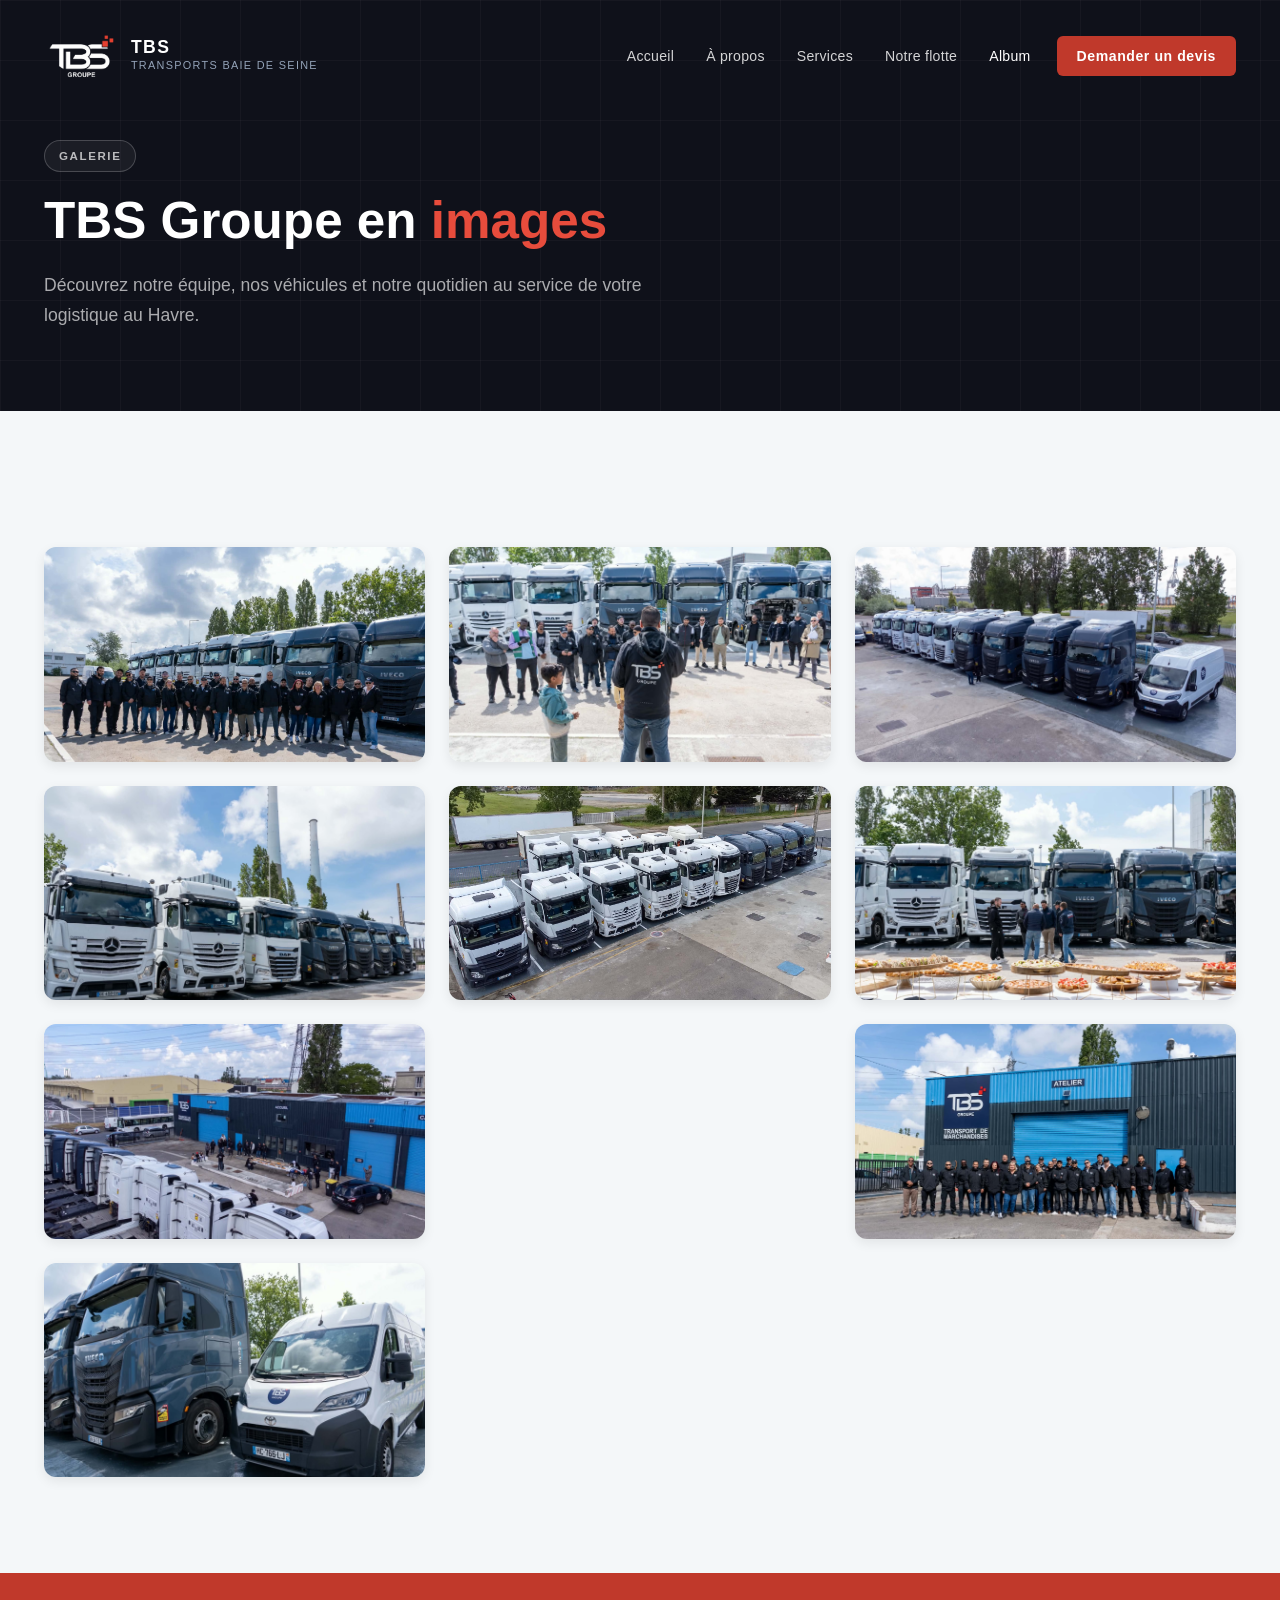
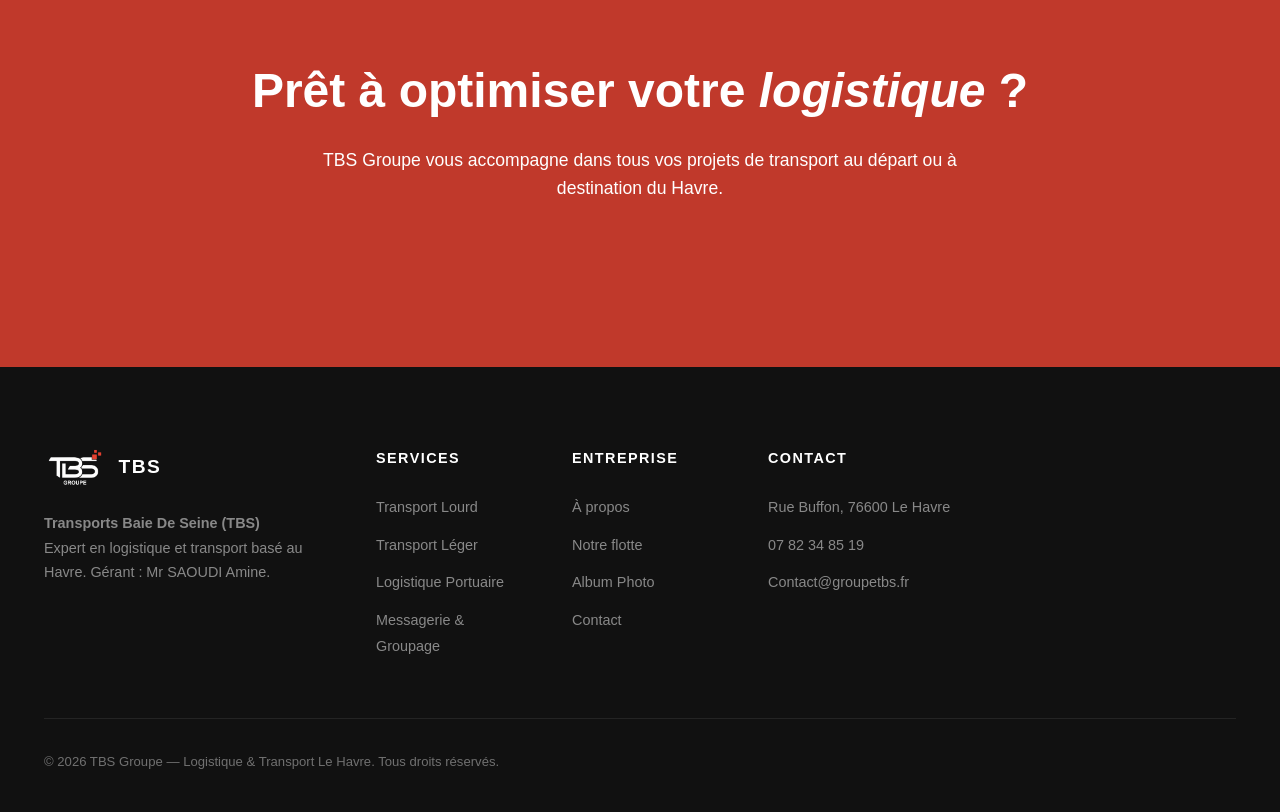
<file: album.html>
<!DOCTYPE html>
<html lang="fr">
<head>
  <meta charset="UTF-8" />
  <meta name="viewport" content="width=device-width, initial-scale=1.0" />
  <meta name="description" content="Album photo de TBS GROUPE – Découvrez notre flotte, notre équipe et nos opérations de logistique au Havre." />
  <title>Album Photo — TBS | Transports Baie De Seine Le Havre</title>
  <link rel="stylesheet" href="style.css" />
  <link rel="icon" type="image/x-icon" href="favicon.ico" />
  <link rel="icon" type="image/png" sizes="32x32" href="favicon-32x32.png" />
  <link rel="icon" type="image/png" sizes="16x16" href="favicon-16x16.png" />
  <link rel="apple-touch-icon" href="apple-touch-icon.png" />
  <meta name="theme-color" content="#000000" />
  <link rel="manifest" href="manifest.json" />
</head>
<body>

<!-- LOADER -->
<div class="loader" id="loader">
  <div class="loader-inner">
    <div class="loader-logo"><span>TBS</span> GROUPE</div>
    <div class="loader-bar"><div class="loader-bar-fill"></div></div>
  </div>
</div>

<!-- HEADER -->
<header id="site-header">
  <div class="container header-inner">
    <a href="index.html" class="logo">
      <img src="images/Untitled-1.png" alt="TBS Groupe Logo" class="logo-img" />
      <div class="logo-text">
        <div class="logo-name">TBS</div>
        <div class="logo-sub">Transports Baie De Seine</div>
      </div>
    </a>
    <nav id="main-nav">
      <a href="index.html">Accueil</a>
      <a href="about.html">À propos</a>
      <a href="services.html">Services</a>
      <a href="projets.html">Notre flotte</a>
      <a href="album.html" class="active">Album</a>
      <a href="index.html#contact" class="nav-cta">Demander un devis</a>
    </nav>
    <button class="menu-toggle" id="menu-toggle" aria-label="Menu">
      <span></span><span></span><span></span>
    </button>
  </div>
</header>

<section style="background:var(--navy-dark);padding:140px 0 80px;position:relative;overflow:hidden;">
  <div style="position:absolute;inset:0;background-image:linear-gradient(rgba(255,255,255,.03) 1px,transparent 1px),linear-gradient(90deg,rgba(255,255,255,.03) 1px,transparent 1px);background-size:60px 60px;"></div>
  <div class="container" style="position:relative;z-index:1;">
    <div class="badge" style="color:rgba(255,255,255,.7);border-color:rgba(255,255,255,.2);background:rgba(255,255,255,.05);margin-bottom:20px">Galerie</div>
    <h1 style="font-family:var(--font-display);font-size:clamp(2.2rem,4vw,3.5rem);font-weight:800;color:var(--white);line-height:1.15;margin-bottom:20px;">TBS Groupe en <span style="color:var(--red-light)">images</span></h1>
    <p style="font-size:1.1rem;color:rgba(255,255,255,.65);max-width:600px;line-height:1.7;">Découvrez notre équipe, nos véhicules et notre quotidien au service de votre logistique au Havre.</p>
  </div>
</section>

<!-- ALBUM PHOTO SECTION -->
<section class="section-py" id="album" style="background:var(--off-white)">
  <div class="container">
    <div class="gallery-grid">
      <div class="gallery-item reveal">
        <img src="images/groupe_tbs.png" alt="Équipe TBS Groupe">
        <div class="gallery-overlay">
          <div class="gallery-info">
            <h4>Notre Équipe</h4>
            <p>TBS Groupe Le Havre</p>
          </div>
        </div>
      </div>
      <div class="gallery-item reveal" data-delay="1">
        <img src="images/2.jpeg" alt="Flotte TBS">
        <div class="gallery-overlay">
          <div class="gallery-info">
            <h4>Flotte TBS</h4>
            <p>Transport Routier</p>
          </div>
        </div>
      </div>
      <div class="gallery-item reveal" data-delay="2">
        <img src="images/album3.jpeg" alt="Logistique TBS">
        <div class="gallery-overlay">
          <div class="gallery-info">
            <h4>Opérations</h4>
            <p>Le Havre</p>
          </div>
        </div>
      </div>
      <div class="gallery-item reveal" data-delay="3">
        <img src="images/album4.jpeg" alt="Logistique TBS">
        <div class="gallery-overlay">
          <div class="gallery-info">
            <h4>Transport</h4>
            <p>Normandie</p>
          </div>
        </div>
      </div>
      <div class="gallery-item reveal">
        <img src="images/album5.jpeg" alt="Logistique TBS">
        <div class="gallery-overlay">
          <div class="gallery-info">
            <h4>Services</h4>
            <p>Logistique</p>
          </div>
        </div>
      </div>
      <div class="gallery-item reveal" data-delay="1">
        <img src="images/album6.jpeg" alt="Logistique TBS">
        <div class="gallery-overlay">
          <div class="gallery-info">
            <h4>Équipements</h4>
            <p>Flotte Moderne</p>
          </div>
        </div>
      </div>
      <div class="gallery-item reveal" data-delay="2">
        <img src="images/album7.jpeg" alt="Logistique TBS">
        <div class="gallery-overlay">
          <div class="gallery-info">
            <h4>Expertise</h4>
            <p>Transport Lourd</p>
          </div>
        </div>
      </div>
      <div class="gallery-item reveal" data-delay="3">
        <img src="images/album8.jpeg" alt="Logistique TBS">
        <div class="gallery-overlay">
          <div class="gallery-info">
            <h4>Solutions</h4>
            <p>Sur-mesure</p>
          </div>
        </div>
      </div>
      <div class="gallery-item reveal">
        <img src="images/album9.jpeg" alt="Logistique TBS">
        <div class="gallery-overlay">
          <div class="gallery-info">
            <h4>TBS Groupe</h4>
            <p>Logistique Portuaire</p>
          </div>
        </div>
      </div>
      <div class="gallery-item reveal" data-delay="1">
        <img src="images/WhatsApp Image 2026-06-05 at 20.49.11.jpeg" alt="Logistique TBS">
        <div class="gallery-overlay">
          <div class="gallery-info">
            <h4>Notre Quotidien</h4>
            <p>Au cœur de l'action</p>
          </div>
        </div>
      </div>
    </div>
  </div>
</section>

<section class="cta-section">
  <div class="container">
    <h2 class="reveal">Prêt à optimiser votre <em>logistique</em> ?</h2>
    <p class="reveal" data-delay="1">TBS Groupe vous accompagne dans tous vos projets de transport au départ ou à destination du Havre.</p>
    <div class="cta-actions reveal" data-delay="2">
      <a href="index.html#contact" class="btn btn-outline">Nous contacter</a>
      <a href="tel:0782348519" class="btn btn-primary">Nous appeler</a>
    </div>
  </div>
</section>

<!-- FOOTER -->
<footer>
  <div class="container">
    <div class="footer-grid">
      <div class="footer-brand">
        <div class="footer-logo">
          <img src="images/Untitled-1.png" alt="TBS" class="footer-logo-img" />
          <div class="footer-logo-name">TBS</div>
        </div>
        <p class="footer-desc"><strong>Transports Baie De Seine (TBS)</strong><br>Expert en logistique et transport basé au Havre. Gérant : Mr SAOUDI Amine.</p>
      </div>
      <div class="footer-col">
        <h4>Services</h4>
        <ul>
          <li><a href="services.html#lourd">Transport Lourd</a></li>
          <li><a href="services.html#leger">Transport Léger</a></li>
          <li><a href="services.html#portuaire">Logistique Portuaire</a></li>
          <li><a href="services.html#groupage">Messagerie & Groupage</a></li>
        </ul>
      </div>
      <div class="footer-col">
        <h4>Entreprise</h4>
        <ul>
          <li><a href="about.html">À propos</a></li>
          <li><a href="projets.html">Notre flotte</a></li>
          <li><a href="album.html">Album Photo</a></li>
          <li><a href="index.html#contact">Contact</a></li>
        </ul>
      </div>
      <div class="footer-col">
        <h4>Contact</h4>
        <ul>
          <li><a href="#">Rue Buffon, 76600 Le Havre</a></li>
          <li><a href="tel:0782348519">07 82 34 85 19</a></li>
          <li><a href="mailto:Contact@groupetbs.fr">Contact@groupetbs.fr</a></li>
        </ul>
      </div>
    </div>
    <div class="footer-bottom">
      <p>&copy; 2026 TBS Groupe — Logistique & Transport Le Havre. Tous droits réservés.</p>
    </div>
  </div>
</footer>

<button class="back-to-top" id="backToTop" aria-label="Retour en haut">↑</button>

<script>
  window.addEventListener('load', () => {
    setTimeout(() => {
      document.getElementById('loader').classList.add('hidden');
    }, 800);
  });

  const header = document.getElementById('site-header');
  const backToTop = document.getElementById('backToTop');
  window.addEventListener('scroll', () => {
    if (window.scrollY > 50) {
      header.classList.add('scrolled');
    } else {
      header.classList.remove('scrolled');
    }
    
    if (window.scrollY > 400) {
      backToTop.classList.add('visible');
    } else {
      backToTop.classList.remove('visible');
    }
  });

  backToTop.addEventListener('click', () => {
    window.scrollTo({ top: 0, behavior: 'smooth' });
  });

  const toggle = document.getElementById('menu-toggle');
  const nav = document.getElementById('main-nav');
  
  if (toggle && nav) {
    toggle.addEventListener('click', (e) => {
      e.preventDefault();
      toggle.classList.toggle('active');
      nav.classList.toggle('open');
      document.body.style.overflow = nav.classList.contains('open') ? 'hidden' : '';
    });
  }

  const reveals = document.querySelectorAll('.reveal');
  const observer = new IntersectionObserver((entries) => {
    entries.forEach(entry => {
      if (entry.isIntersecting) {
        const delay = entry.target.getAttribute('data-delay') || 0;
        setTimeout(() => {
          entry.target.classList.add('visible');
        }, delay * 150);
        observer.unobserve(entry.target);
      }
    });
  }, { threshold: 0.15 });

  reveals.forEach(reveal => observer.observe(reveal));
</script>

</body>
</html>
</file>
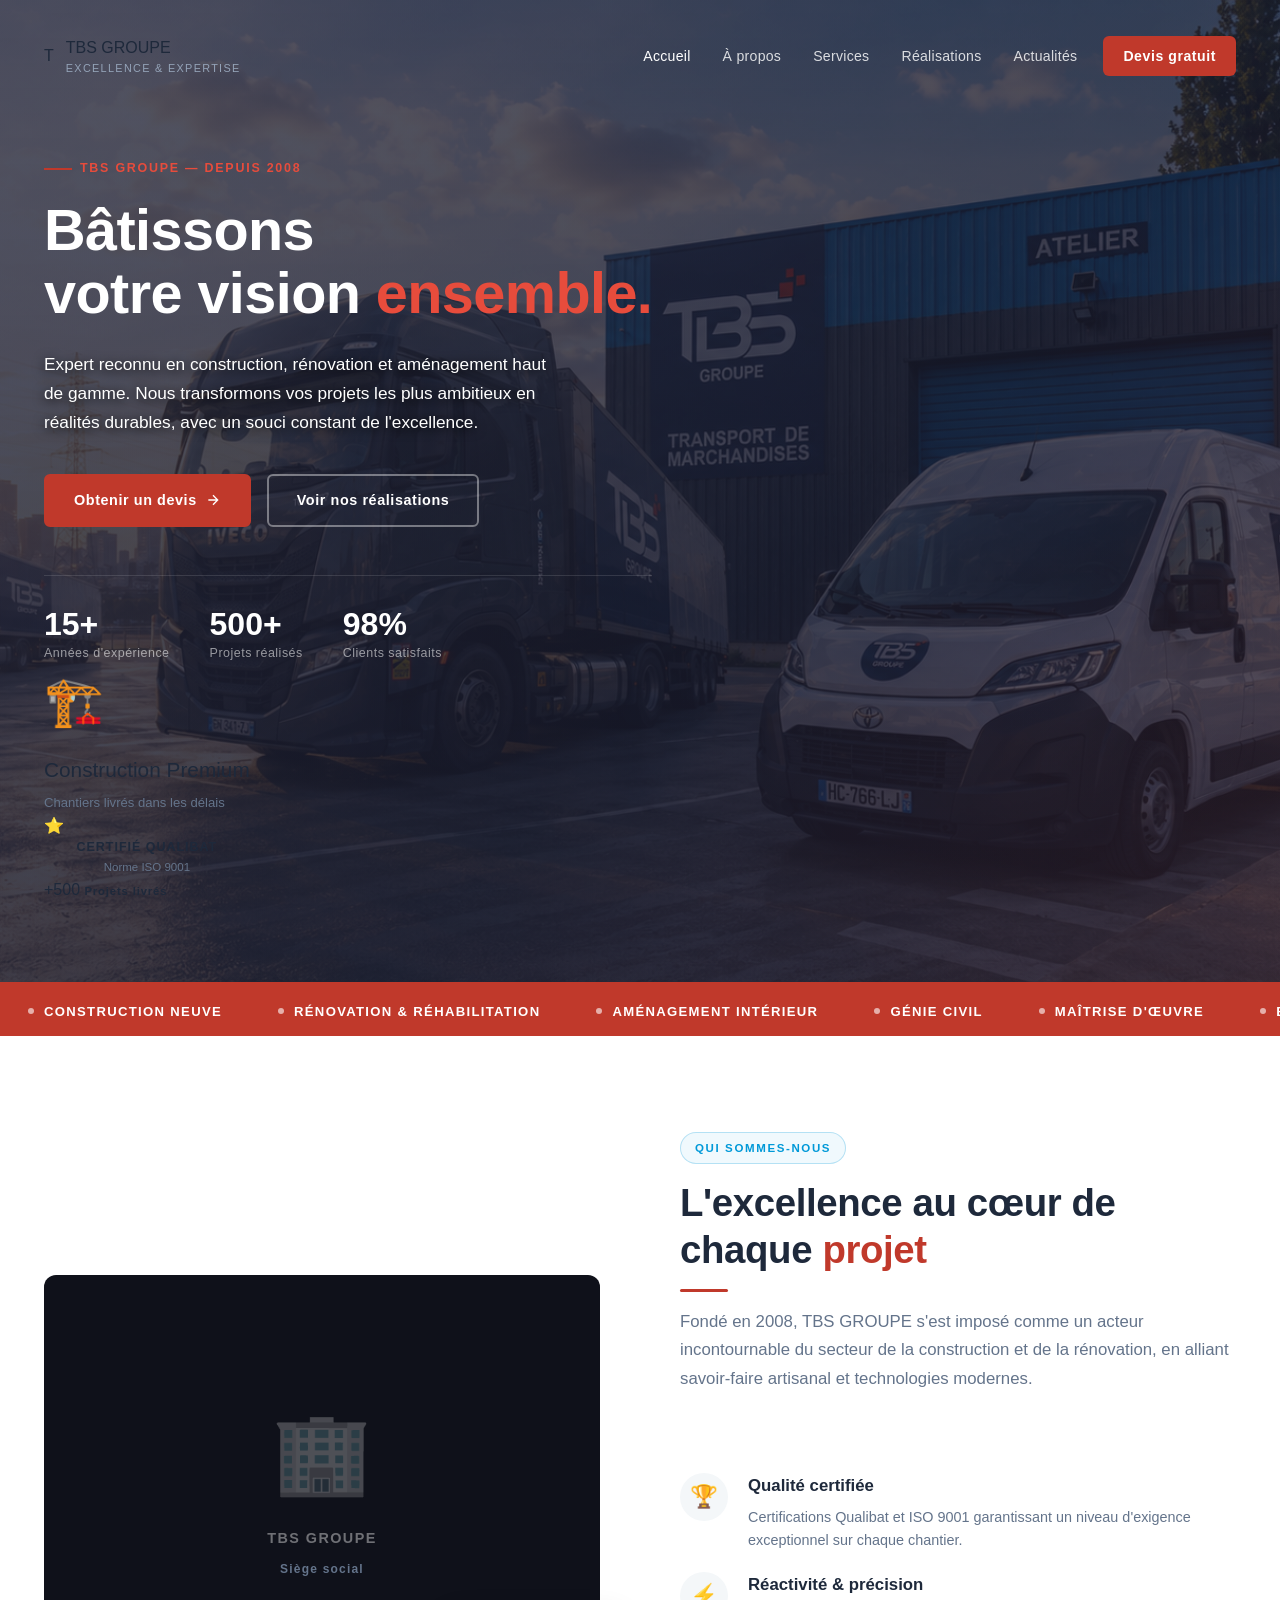
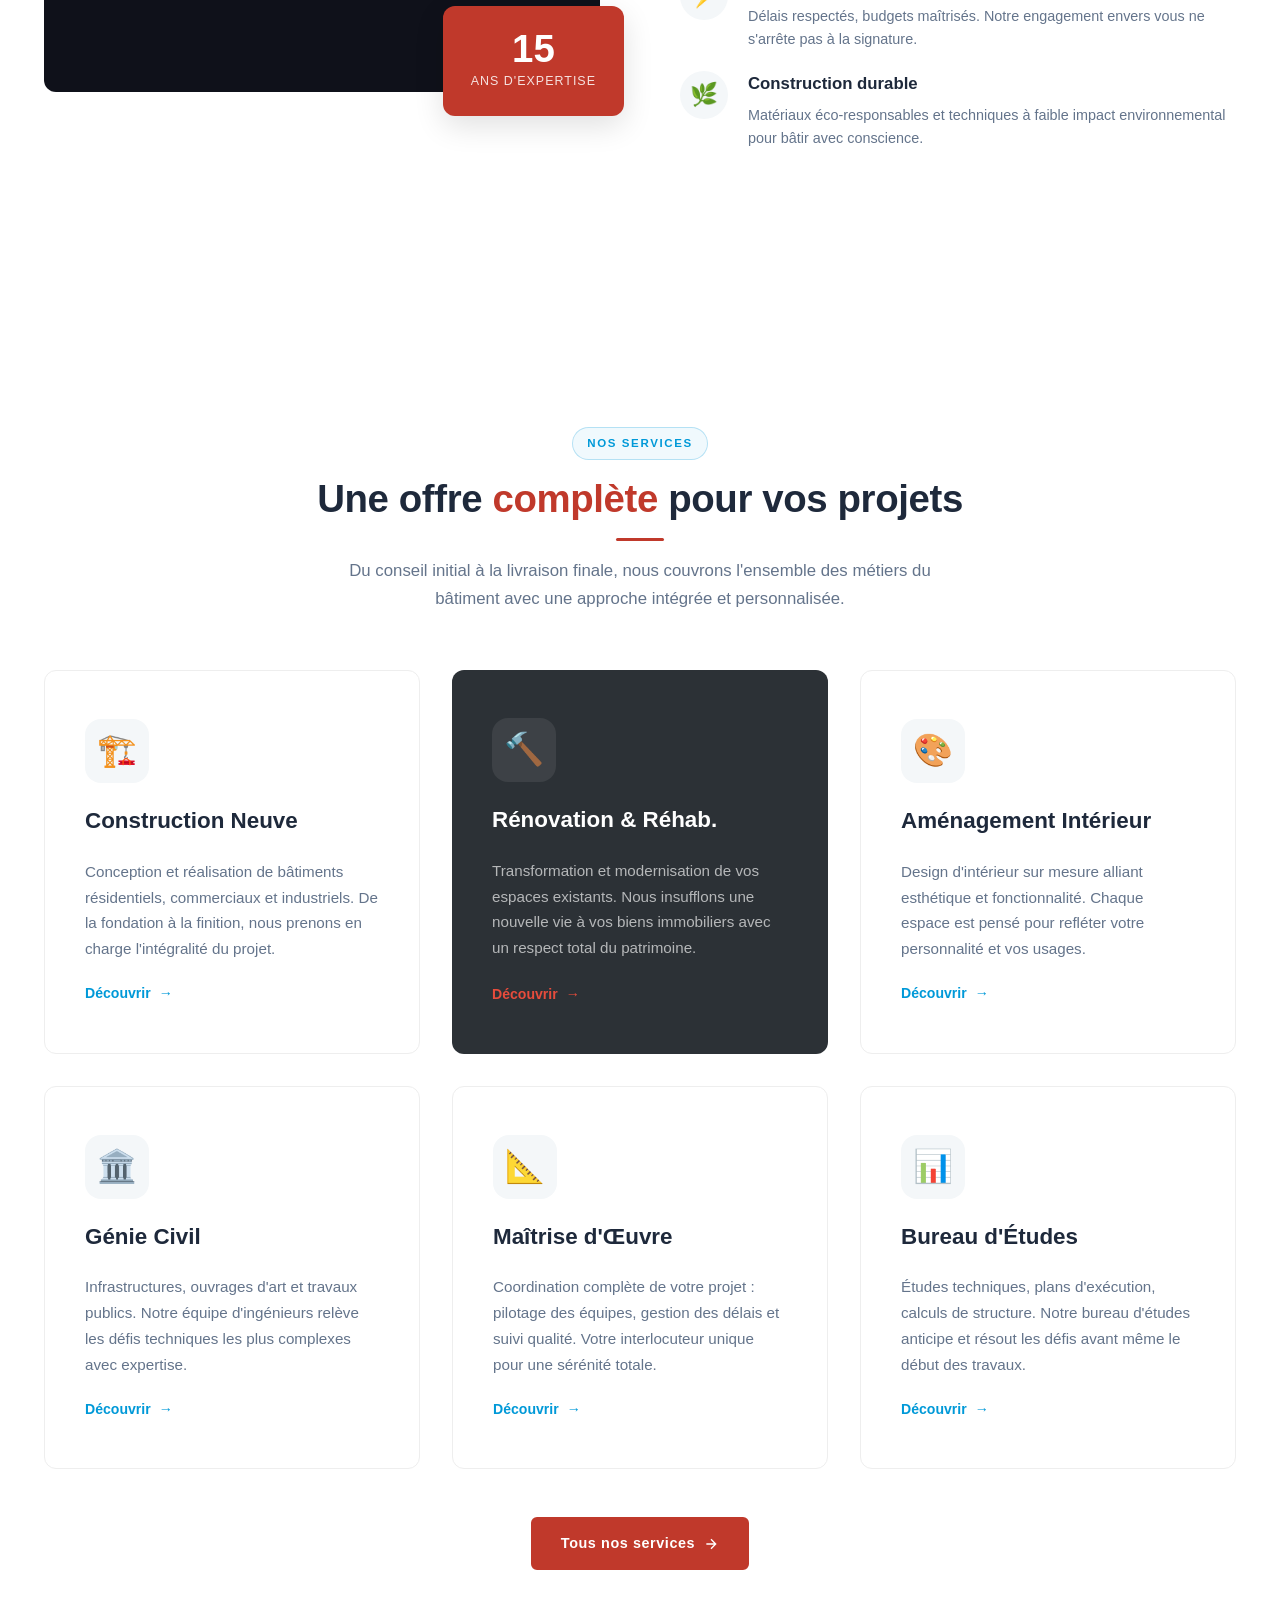
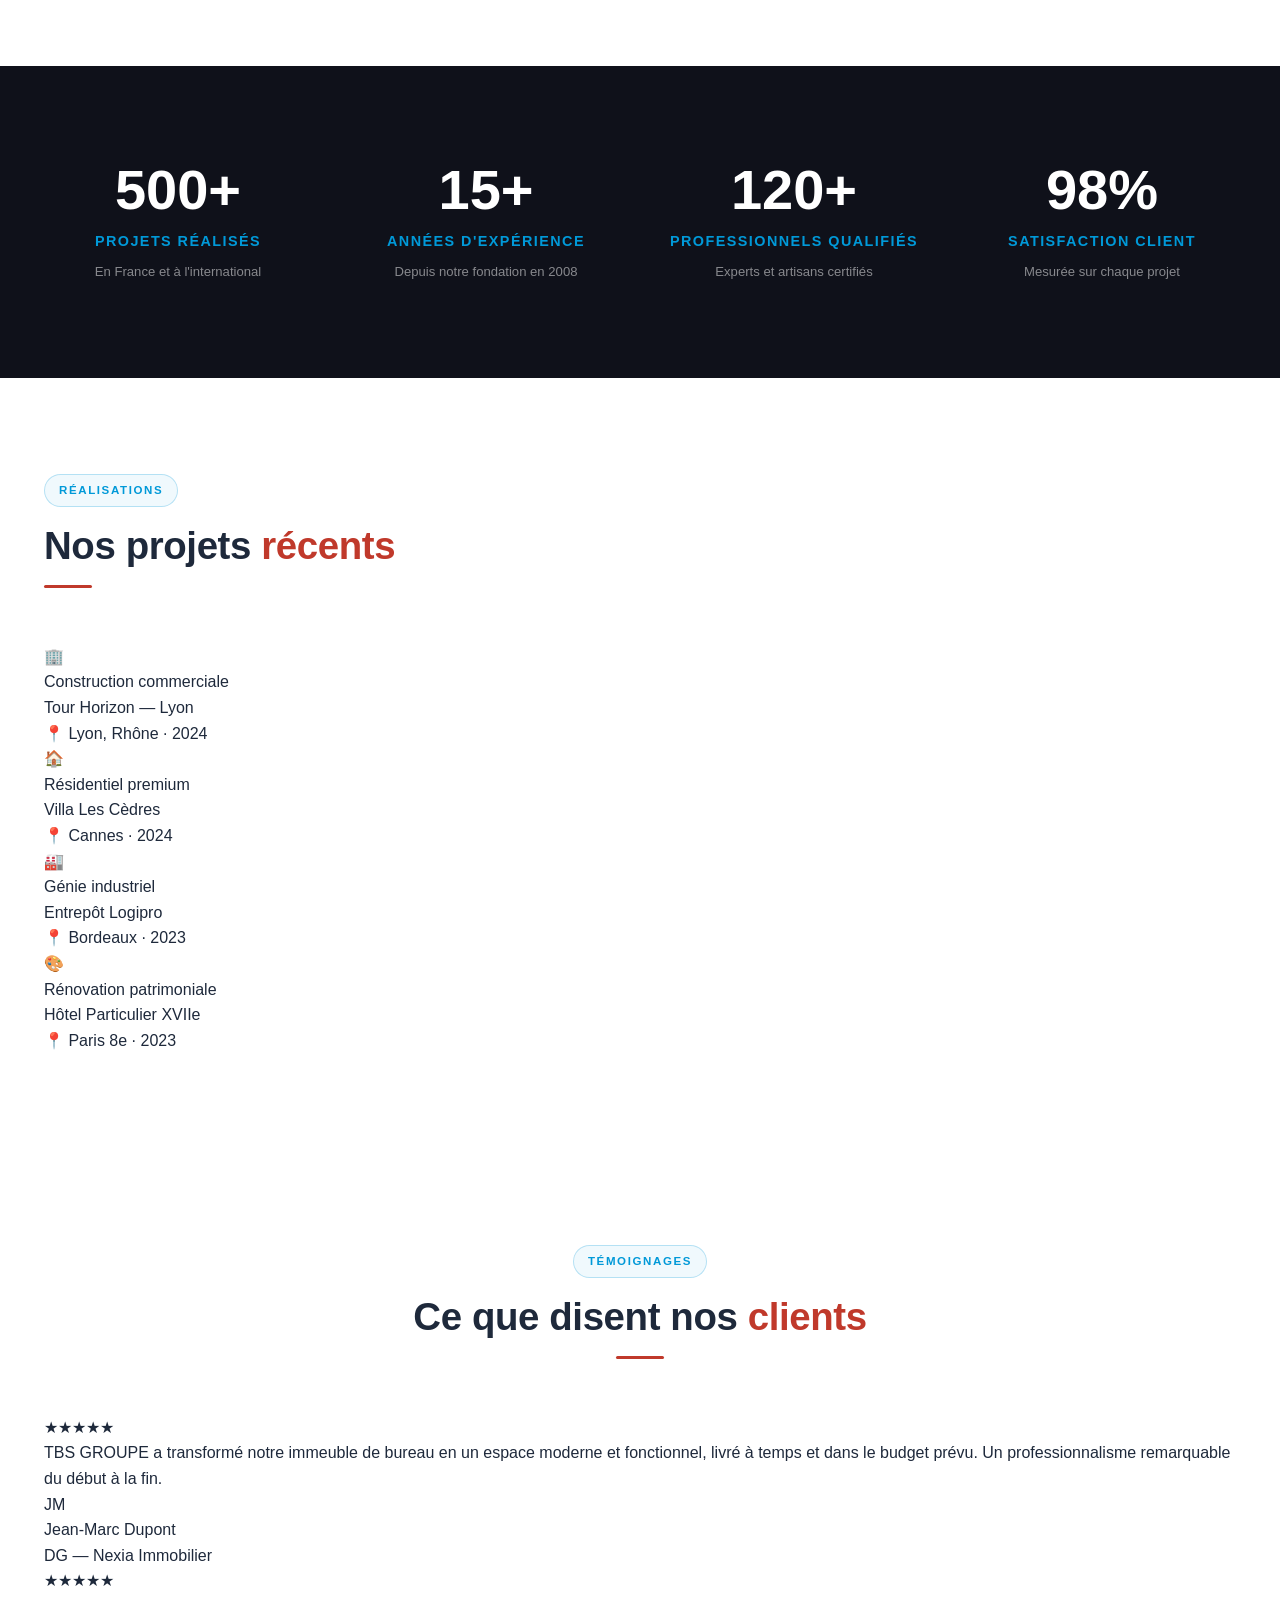
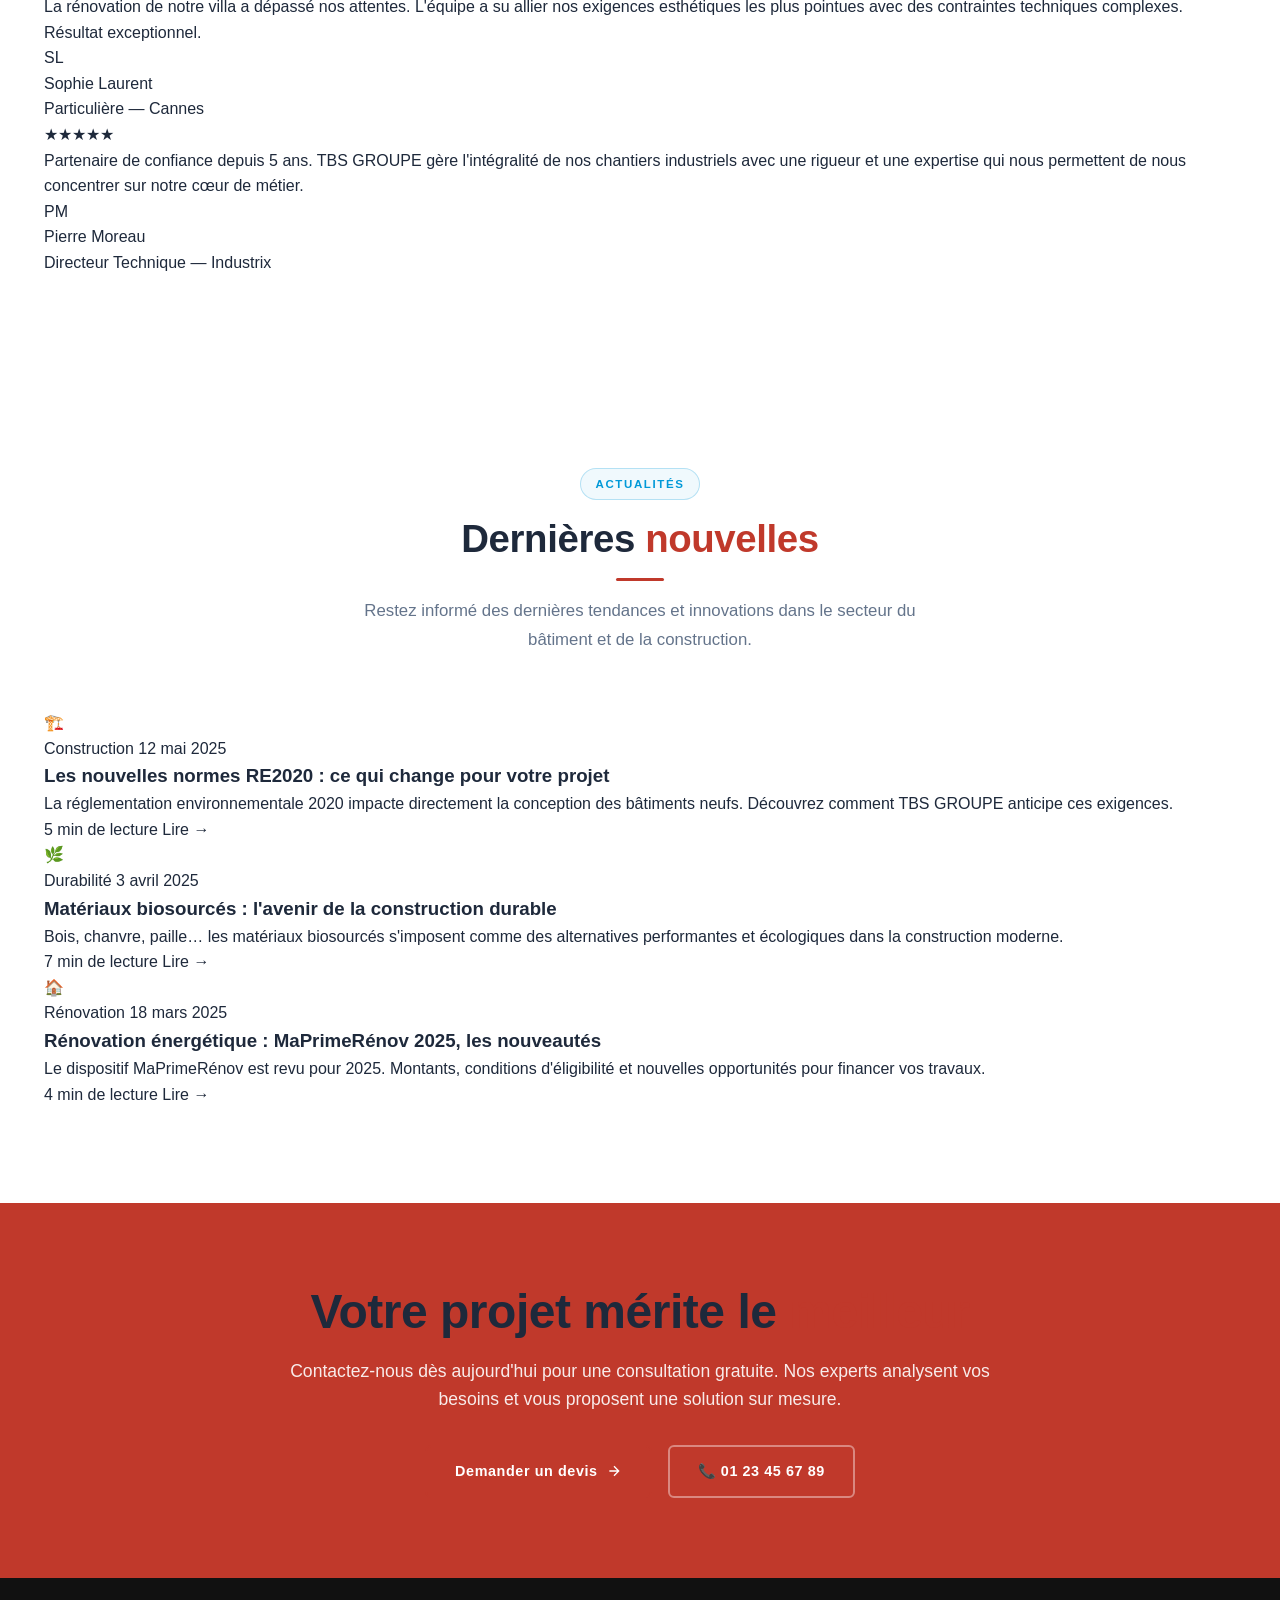
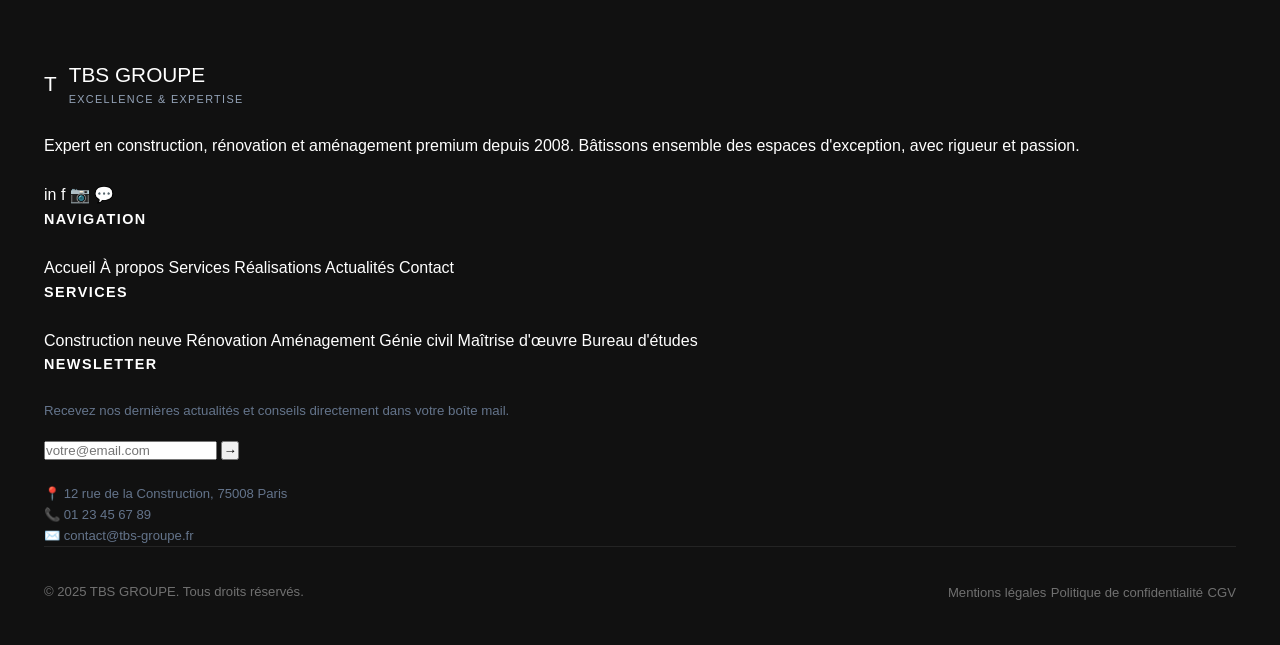
<file: index (5).html>
<!DOCTYPE html>
<html lang="fr">
<head>
  <meta charset="UTF-8" />
  <meta name="viewport" content="width=device-width, initial-scale=1.0" />
  <meta name="description" content="TBS GROUPE – Expert en construction, rénovation et aménagement premium. Plus de 15 ans d'excellence au service de vos projets." />
  <title>TBS GROUPE – Excellence &amp; Expertise</title>
  <link rel="stylesheet" href="style.css" />
</head>
<body>

<!-- ── LOADER ── -->
<div class="loader" id="loader">
  <div class="loader-inner">
    <div class="loader-logo">TBS GROUPE</div>
    <div class="loader-bar"><div class="loader-bar-fill"></div></div>
  </div>
</div>

<!-- ── HEADER ── -->
<header id="site-header">
  <div class="container header-inner">
    <a href="index.html" class="logo">
      <div class="logo-mark">T</div>
      <div>
        <div>TBS GROUPE</div>
        <div class="logo-sub">Excellence & Expertise</div>
      </div>
    </a>
    <nav id="main-nav">
      <a href="index.html" class="active">Accueil</a>
      <a href="about.html">À propos</a>
      <a href="services.html">Services</a>
      <a href="projets.html">Réalisations</a>
      <a href="blog.html">Actualités</a>
      <a href="contact.html" class="nav-cta">Devis gratuit</a>
    </nav>
    <button class="menu-toggle" id="menu-toggle" aria-label="Menu">
      <span></span><span></span><span></span>
    </button>
  </div>
</header>

<!-- ════════════ HERO ════════════ -->
<section class="hero">
  <div class="hero-bg"></div>
  <div class="hero-grid"></div>
  <div class="container">
    <div class="hero-content">
      <div class="hero-text">
        <div class="hero-eyebrow">TBS GROUPE — Depuis 2008</div>
        <h1 class="hero-title animate-fade-up">
          Bâtissons<br>votre vision
          <em>ensemble.</em>
        </h1>
        <p class="hero-desc animate-fade-up" data-delay="2">
          Expert reconnu en construction, rénovation et aménagement haut de gamme. Nous transformons vos projets les plus ambitieux en réalités durables, avec un souci constant de l'excellence.
        </p>
        <div class="hero-actions animate-fade-up" data-delay="3">
          <a href="contact.html" class="btn btn-primary">
            Obtenir un devis
            <svg viewBox="0 0 24 24" fill="none" stroke="currentColor" stroke-width="2"><path d="M5 12h14M12 5l7 7-7 7"/></svg>
          </a>
          <a href="projets.html" class="btn btn-outline">Voir nos réalisations</a>
        </div>
        <div class="hero-stats animate-fade-up" data-delay="4">
          <div>
            <div class="hero-stat-num">15+</div>
            <div class="hero-stat-label">Années d'expérience</div>
          </div>
          <div>
            <div class="hero-stat-num">500+</div>
            <div class="hero-stat-label">Projets réalisés</div>
          </div>
          <div>
            <div class="hero-stat-num">98%</div>
            <div class="hero-stat-label">Clients satisfaits</div>
          </div>
        </div>
      </div>

      <div class="hero-visual animate-fade-in" data-delay="3">
        <div class="hero-card-stack">
          <div class="hero-card hero-card-main">
            <div style="font-size:3rem;margin-bottom:12px">🏗️</div>
            <div style="font-family:var(--font-display);font-size:1.3rem;font-weight:500">Construction Premium</div>
            <div style="font-size:.82rem;color:var(--text-muted);margin-top:6px">Chantiers livrés dans les délais</div>
          </div>
          <div class="hero-card hero-card-overlay">
            <div class="hero-card-icon">⭐</div>
            <div style="font-family:var(--font-body);font-size:.78rem;font-weight:700;letter-spacing:.08em;color:var(--gold);text-align:center">CERTIFIÉ QUALIBAT</div>
            <div style="font-size:.72rem;color:var(--text-muted);text-align:center">Norme ISO 9001</div>
          </div>
          <div class="floating-badge">
            <span>+500</span>
            <span style="font-family:var(--font-body);font-size:.7rem;font-weight:600;letter-spacing:.08em">Projets livrés</span>
          </div>
        </div>
      </div>
    </div>
  </div>
</section>

<!-- ── STRIP ── -->
<div class="services-strip">
  <div class="strip-track">
    <span class="strip-item"><span class="strip-dot"></span>Construction Neuve</span>
    <span class="strip-item"><span class="strip-dot"></span>Rénovation &amp; Réhabilitation</span>
    <span class="strip-item"><span class="strip-dot"></span>Aménagement Intérieur</span>
    <span class="strip-item"><span class="strip-dot"></span>Génie Civil</span>
    <span class="strip-item"><span class="strip-dot"></span>Maîtrise d'Œuvre</span>
    <span class="strip-item"><span class="strip-dot"></span>Bureau d'Études</span>
    <span class="strip-item"><span class="strip-dot"></span>Travaux Spéciaux</span>
    <!-- duplicate for seamless loop -->
    <span class="strip-item"><span class="strip-dot"></span>Construction Neuve</span>
    <span class="strip-item"><span class="strip-dot"></span>Rénovation &amp; Réhabilitation</span>
    <span class="strip-item"><span class="strip-dot"></span>Aménagement Intérieur</span>
    <span class="strip-item"><span class="strip-dot"></span>Génie Civil</span>
    <span class="strip-item"><span class="strip-dot"></span>Maîtrise d'Œuvre</span>
    <span class="strip-item"><span class="strip-dot"></span>Bureau d'Études</span>
    <span class="strip-item"><span class="strip-dot"></span>Travaux Spéciaux</span>
  </div>
</div>

<!-- ════════════ ABOUT PREVIEW ════════════ -->
<section class="section-py">
  <div class="container">
    <div class="about-grid">
      <div class="about-visual reveal">
        <div class="about-img-wrap">
          <div class="about-img-placeholder">
            🏢<br>
            <span>TBS GROUPE</span>
            <span style="font-size:.75rem;color:var(--text-muted)">Siège social</span>
          </div>
        </div>
        <div class="about-accent-card">
          <div class="num">15</div>
          <div class="lbl">Ans d'expertise</div>
        </div>
      </div>
      <div class="about-text">
        <div class="section-header reveal">
          <div class="badge">Qui sommes-nous</div>
          <h2 class="section-title">L'excellence au cœur de chaque <em>projet</em></h2>
          <div class="divider"></div>
          <p class="section-subtitle">
            Fondé en 2008, TBS GROUPE s'est imposé comme un acteur incontournable du secteur de la construction et de la rénovation, en alliant savoir-faire artisanal et technologies modernes.
          </p>
        </div>
        <div class="about-features">
          <div class="about-feature reveal">
            <div class="about-feature-icon">🏆</div>
            <div>
              <h4>Qualité certifiée</h4>
              <p>Certifications Qualibat et ISO 9001 garantissant un niveau d'exigence exceptionnel sur chaque chantier.</p>
            </div>
          </div>
          <div class="about-feature reveal">
            <div class="about-feature-icon">⚡</div>
            <div>
              <h4>Réactivité &amp; précision</h4>
              <p>Délais respectés, budgets maîtrisés. Notre engagement envers vous ne s'arrête pas à la signature.</p>
            </div>
          </div>
          <div class="about-feature reveal">
            <div class="about-feature-icon">🌿</div>
            <div>
              <h4>Construction durable</h4>
              <p>Matériaux éco-responsables et techniques à faible impact environnemental pour bâtir avec conscience.</p>
            </div>
          </div>
        </div>
        <a href="about.html" class="btn btn-outline" style="margin-top:8px;align-self:flex-start">
          En savoir plus
          <svg viewBox="0 0 24 24" fill="none" stroke="currentColor" stroke-width="2"><path d="M5 12h14M12 5l7 7-7 7"/></svg>
        </a>
      </div>
    </div>
  </div>
</section>

<!-- ════════════ SERVICES ════════════ -->
<section class="section-py" style="background:rgba(255,255,255,.015)">
  <div class="container">
    <div class="section-header centered reveal">
      <div class="badge">Nos services</div>
      <h2 class="section-title">Une offre <em>complète</em> pour vos projets</h2>
      <div class="divider center"></div>
      <p class="section-subtitle">Du conseil initial à la livraison finale, nous couvrons l'ensemble des métiers du bâtiment avec une approche intégrée et personnalisée.</p>
    </div>
    <div class="services-grid">
      <div class="service-card reveal">
        <div class="service-icon">🏗️</div>
        <h3>Construction Neuve</h3>
        <p>Conception et réalisation de bâtiments résidentiels, commerciaux et industriels. De la fondation à la finition, nous prenons en charge l'intégralité du projet.</p>
        <a href="services.html#construction" class="service-link">
          Découvrir <span>→</span>
        </a>
      </div>
      <div class="service-card featured reveal" data-delay="1">
        <div class="service-icon">🔨</div>
        <h3>Rénovation &amp; Réhab.</h3>
        <p>Transformation et modernisation de vos espaces existants. Nous insufflons une nouvelle vie à vos biens immobiliers avec un respect total du patrimoine.</p>
        <a href="services.html#renovation" class="service-link">Découvrir <span>→</span></a>
      </div>
      <div class="service-card reveal" data-delay="2">
        <div class="service-icon">🎨</div>
        <h3>Aménagement Intérieur</h3>
        <p>Design d'intérieur sur mesure alliant esthétique et fonctionnalité. Chaque espace est pensé pour refléter votre personnalité et vos usages.</p>
        <a href="services.html#amenagement" class="service-link">Découvrir <span>→</span></a>
      </div>
      <div class="service-card reveal">
        <div class="service-icon">🏛️</div>
        <h3>Génie Civil</h3>
        <p>Infrastructures, ouvrages d'art et travaux publics. Notre équipe d'ingénieurs relève les défis techniques les plus complexes avec expertise.</p>
        <a href="services.html#genie-civil" class="service-link">Découvrir <span>→</span></a>
      </div>
      <div class="service-card reveal" data-delay="1">
        <div class="service-icon">📐</div>
        <h3>Maîtrise d'Œuvre</h3>
        <p>Coordination complète de votre projet : pilotage des équipes, gestion des délais et suivi qualité. Votre interlocuteur unique pour une sérénité totale.</p>
        <a href="services.html#maitrise-oeuvre" class="service-link">Découvrir <span>→</span></a>
      </div>
      <div class="service-card reveal" data-delay="2">
        <div class="service-icon">📊</div>
        <h3>Bureau d'Études</h3>
        <p>Études techniques, plans d'exécution, calculs de structure. Notre bureau d'études anticipe et résout les défis avant même le début des travaux.</p>
        <a href="services.html#bureau-etudes" class="service-link">Découvrir <span>→</span></a>
      </div>
    </div>
    <div style="text-align:center;margin-top:48px">
      <a href="services.html" class="btn btn-primary">
        Tous nos services
        <svg viewBox="0 0 24 24" fill="none" stroke="currentColor" stroke-width="2"><path d="M5 12h14M12 5l7 7-7 7"/></svg>
      </a>
    </div>
  </div>
</section>

<!-- ════════════ STATS ════════════ -->
<section class="stats-section section-py">
  <div class="container">
    <div class="stats-grid">
      <div class="stat-item reveal">
        <div class="stat-number" data-target="500">500+</div>
        <div class="stat-label">Projets réalisés</div>
        <div class="stat-desc">En France et à l'international</div>
      </div>
      <div class="stat-item reveal" data-delay="1">
        <div class="stat-number">15+</div>
        <div class="stat-label">Années d'expérience</div>
        <div class="stat-desc">Depuis notre fondation en 2008</div>
      </div>
      <div class="stat-item reveal" data-delay="2">
        <div class="stat-number">120+</div>
        <div class="stat-label">Professionnels qualifiés</div>
        <div class="stat-desc">Experts et artisans certifiés</div>
      </div>
      <div class="stat-item reveal" data-delay="3">
        <div class="stat-number">98%</div>
        <div class="stat-label">Satisfaction client</div>
        <div class="stat-desc">Mesurée sur chaque projet</div>
      </div>
    </div>
  </div>
</section>

<!-- ════════════ PROJETS ════════════ -->
<section class="section-py">
  <div class="container">
    <div class="section-header reveal" style="flex-direction:row;align-items:flex-end;justify-content:space-between;flex-wrap:wrap;gap:20px">
      <div style="display:flex;flex-direction:column;gap:16px">
        <div class="badge">Réalisations</div>
        <h2 class="section-title">Nos projets <em>récents</em></h2>
        <div class="divider"></div>
      </div>
      <a href="projets.html" class="btn btn-outline">Voir tous les projets</a>
    </div>
    <div class="projects-grid">
      <div class="project-card large reveal">
        <div class="project-img-placeholder">🏢</div>
        <div class="project-overlay">
          <div class="project-cat">Construction commerciale</div>
          <div class="project-name">Tour Horizon — Lyon</div>
          <div class="project-loc">📍 Lyon, Rhône · 2024</div>
        </div>
      </div>
      <div class="project-card reveal">
        <div class="project-img-placeholder">🏠</div>
        <div class="project-overlay">
          <div class="project-cat">Résidentiel premium</div>
          <div class="project-name">Villa Les Cèdres</div>
          <div class="project-loc">📍 Cannes · 2024</div>
        </div>
      </div>
      <div class="project-card reveal" data-delay="1">
        <div class="project-img-placeholder">🏭</div>
        <div class="project-overlay">
          <div class="project-cat">Génie industriel</div>
          <div class="project-name">Entrepôt Logipro</div>
          <div class="project-loc">📍 Bordeaux · 2023</div>
        </div>
      </div>
      <div class="project-card reveal" data-delay="2">
        <div class="project-img-placeholder">🎨</div>
        <div class="project-overlay">
          <div class="project-cat">Rénovation patrimoniale</div>
          <div class="project-name">Hôtel Particulier XVIIe</div>
          <div class="project-loc">📍 Paris 8e · 2023</div>
        </div>
      </div>
    </div>
  </div>
</section>

<!-- ════════════ TESTIMONIALS ════════════ -->
<section class="section-py" style="background:rgba(255,255,255,.015)">
  <div class="container">
    <div class="section-header centered reveal">
      <div class="badge">Témoignages</div>
      <h2 class="section-title">Ce que disent nos <em>clients</em></h2>
      <div class="divider center"></div>
    </div>
    <div class="testimonials-grid">
      <div class="testimonial-card reveal">
        <div class="stars">★★★★★</div>
        <p class="quote-text">TBS GROUPE a transformé notre immeuble de bureau en un espace moderne et fonctionnel, livré à temps et dans le budget prévu. Un professionnalisme remarquable du début à la fin.</p>
        <div class="testimonial-author">
          <div class="author-avatar">JM</div>
          <div>
            <div class="author-name">Jean-Marc Dupont</div>
            <div class="author-role">DG — Nexia Immobilier</div>
          </div>
        </div>
      </div>
      <div class="testimonial-card reveal" data-delay="1">
        <div class="stars">★★★★★</div>
        <p class="quote-text">La rénovation de notre villa a dépassé nos attentes. L'équipe a su allier nos exigences esthétiques les plus pointues avec des contraintes techniques complexes. Résultat exceptionnel.</p>
        <div class="testimonial-author">
          <div class="author-avatar">SL</div>
          <div>
            <div class="author-name">Sophie Laurent</div>
            <div class="author-role">Particulière — Cannes</div>
          </div>
        </div>
      </div>
      <div class="testimonial-card reveal" data-delay="2">
        <div class="stars">★★★★★</div>
        <p class="quote-text">Partenaire de confiance depuis 5 ans. TBS GROUPE gère l'intégralité de nos chantiers industriels avec une rigueur et une expertise qui nous permettent de nous concentrer sur notre cœur de métier.</p>
        <div class="testimonial-author">
          <div class="author-avatar">PM</div>
          <div>
            <div class="author-name">Pierre Moreau</div>
            <div class="author-role">Directeur Technique — Industrix</div>
          </div>
        </div>
      </div>
    </div>
  </div>
</section>

<!-- ════════════ BLOG PREVIEW ════════════ -->
<section class="section-py">
  <div class="container">
    <div class="section-header centered reveal">
      <div class="badge">Actualités</div>
      <h2 class="section-title">Dernières <em>nouvelles</em></h2>
      <div class="divider center"></div>
      <p class="section-subtitle">Restez informé des dernières tendances et innovations dans le secteur du bâtiment et de la construction.</p>
    </div>
    <div class="blog-grid">
      <div class="blog-card reveal">
        <div class="blog-thumb">🏗️</div>
        <div class="blog-body">
          <div class="blog-meta">
            <span class="blog-tag">Construction</span>
            <span>12 mai 2025</span>
          </div>
          <h3>Les nouvelles normes RE2020 : ce qui change pour votre projet</h3>
          <p>La réglementation environnementale 2020 impacte directement la conception des bâtiments neufs. Découvrez comment TBS GROUPE anticipe ces exigences.</p>
        </div>
        <div class="blog-footer">
          <span>5 min de lecture</span>
          <a href="blog.html" class="read-more">Lire → </a>
        </div>
      </div>
      <div class="blog-card reveal" data-delay="1">
        <div class="blog-thumb">🌿</div>
        <div class="blog-body">
          <div class="blog-meta">
            <span class="blog-tag">Durabilité</span>
            <span>3 avril 2025</span>
          </div>
          <h3>Matériaux biosourcés : l'avenir de la construction durable</h3>
          <p>Bois, chanvre, paille… les matériaux biosourcés s'imposent comme des alternatives performantes et écologiques dans la construction moderne.</p>
        </div>
        <div class="blog-footer">
          <span>7 min de lecture</span>
          <a href="blog.html" class="read-more">Lire → </a>
        </div>
      </div>
      <div class="blog-card reveal" data-delay="2">
        <div class="blog-thumb">🏠</div>
        <div class="blog-body">
          <div class="blog-meta">
            <span class="blog-tag">Rénovation</span>
            <span>18 mars 2025</span>
          </div>
          <h3>Rénovation énergétique : MaPrimeRénov 2025, les nouveautés</h3>
          <p>Le dispositif MaPrimeRénov est revu pour 2025. Montants, conditions d'éligibilité et nouvelles opportunités pour financer vos travaux.</p>
        </div>
        <div class="blog-footer">
          <span>4 min de lecture</span>
          <a href="blog.html" class="read-more">Lire → </a>
        </div>
      </div>
    </div>
  </div>
</section>

<!-- ════════════ CTA ════════════ -->
<section class="cta-section section-py">
  <div class="container">
    <div class="cta-inner reveal">
      <div class="cta-text">
        <h2 class="section-title">Votre projet mérite le <em>meilleur</em></h2>
        <p>Contactez-nous dès aujourd'hui pour une consultation gratuite. Nos experts analysent vos besoins et vous proposent une solution sur mesure.</p>
      </div>
      <div class="cta-actions">
        <a href="contact.html" class="btn btn-primary">
          Demander un devis
          <svg viewBox="0 0 24 24" fill="none" stroke="currentColor" stroke-width="2"><path d="M5 12h14M12 5l7 7-7 7"/></svg>
        </a>
        <a href="tel:+33123456789" class="btn btn-outline">📞 01 23 45 67 89</a>
      </div>
    </div>
  </div>
</section>

<!-- ════════════ FOOTER ════════════ -->
<footer>
  <div class="container">
    <div class="footer-main">
      <div class="footer-brand">
        <a href="index.html" class="logo" style="font-size:1.3rem">
          <div class="logo-mark">T</div>
          <div>TBS GROUPE<div class="logo-sub">Excellence &amp; Expertise</div></div>
        </a>
        <p>Expert en construction, rénovation et aménagement premium depuis 2008. Bâtissons ensemble des espaces d'exception, avec rigueur et passion.</p>
        <div class="social-links">
          <a href="#" class="social-link" aria-label="LinkedIn">in</a>
          <a href="#" class="social-link" aria-label="Facebook">f</a>
          <a href="#" class="social-link" aria-label="Instagram">📷</a>
          <a href="#" class="social-link" aria-label="WhatsApp">💬</a>
        </div>
      </div>
      <div class="footer-col">
        <h4>Navigation</h4>
        <div class="footer-links">
          <a href="index.html">Accueil</a>
          <a href="about.html">À propos</a>
          <a href="services.html">Services</a>
          <a href="projets.html">Réalisations</a>
          <a href="blog.html">Actualités</a>
          <a href="contact.html">Contact</a>
        </div>
      </div>
      <div class="footer-col">
        <h4>Services</h4>
        <div class="footer-links">
          <a href="services.html#construction">Construction neuve</a>
          <a href="services.html#renovation">Rénovation</a>
          <a href="services.html#amenagement">Aménagement</a>
          <a href="services.html#genie-civil">Génie civil</a>
          <a href="services.html#maitrise-oeuvre">Maîtrise d'œuvre</a>
          <a href="services.html#bureau-etudes">Bureau d'études</a>
        </div>
      </div>
      <div class="footer-col">
        <h4>Newsletter</h4>
        <p style="font-size:.83rem;color:var(--text-muted);margin-bottom:16px">Recevez nos dernières actualités et conseils directement dans votre boîte mail.</p>
        <div class="newsletter-form">
          <input type="email" placeholder="votre@email.com" />
          <button type="button">→</button>
        </div>
        <div style="margin-top:20px;font-size:.82rem;color:var(--text-muted)">
          📍 12 rue de la Construction, 75008 Paris<br>
          📞 01 23 45 67 89<br>
          ✉️ contact@tbs-groupe.fr
        </div>
      </div>
    </div>
    <div class="footer-bottom">
      <p>© 2025 TBS GROUPE. Tous droits réservés.</p>
      <div class="footer-legal">
        <a href="#">Mentions légales</a>
        <a href="#">Politique de confidentialité</a>
        <a href="#">CGV</a>
      </div>
    </div>
  </div>
</footer>

<button class="back-to-top" id="backToTop" aria-label="Retour en haut">↑</button>

<script>
  // Loader
  window.addEventListener('load', () => {
    setTimeout(() => document.getElementById('loader').classList.add('hidden'), 900);
  });

  // Header scroll
  const header = document.getElementById('site-header');
  window.addEventListener('scroll', () => {
    header.classList.toggle('scrolled', window.scrollY > 40);
    document.getElementById('backToTop').classList.toggle('visible', window.scrollY > 400);
  });

  // Menu toggle
  const toggle = document.getElementById('menu-toggle');
  const nav    = document.getElementById('main-nav');
  toggle.addEventListener('click', () => {
    toggle.classList.toggle('active');
    nav.classList.toggle('open');
  });

  // Back to top
  document.getElementById('backToTop').addEventListener('click', () => window.scrollTo({ top: 0, behavior: 'smooth' }));

  // Reveal on scroll
  const reveals = document.querySelectorAll('.reveal');
  const observer = new IntersectionObserver((entries) => {
    entries.forEach((e, i) => {
      if (e.isIntersecting) {
        const delay = e.target.dataset.delay || 0;
        setTimeout(() => e.target.classList.add('visible'), delay * 100);
        observer.unobserve(e.target);
      }
    });
  }, { threshold: 0.12 });
  reveals.forEach(el => observer.observe(el));
</script>
</body>
</html>
</file>
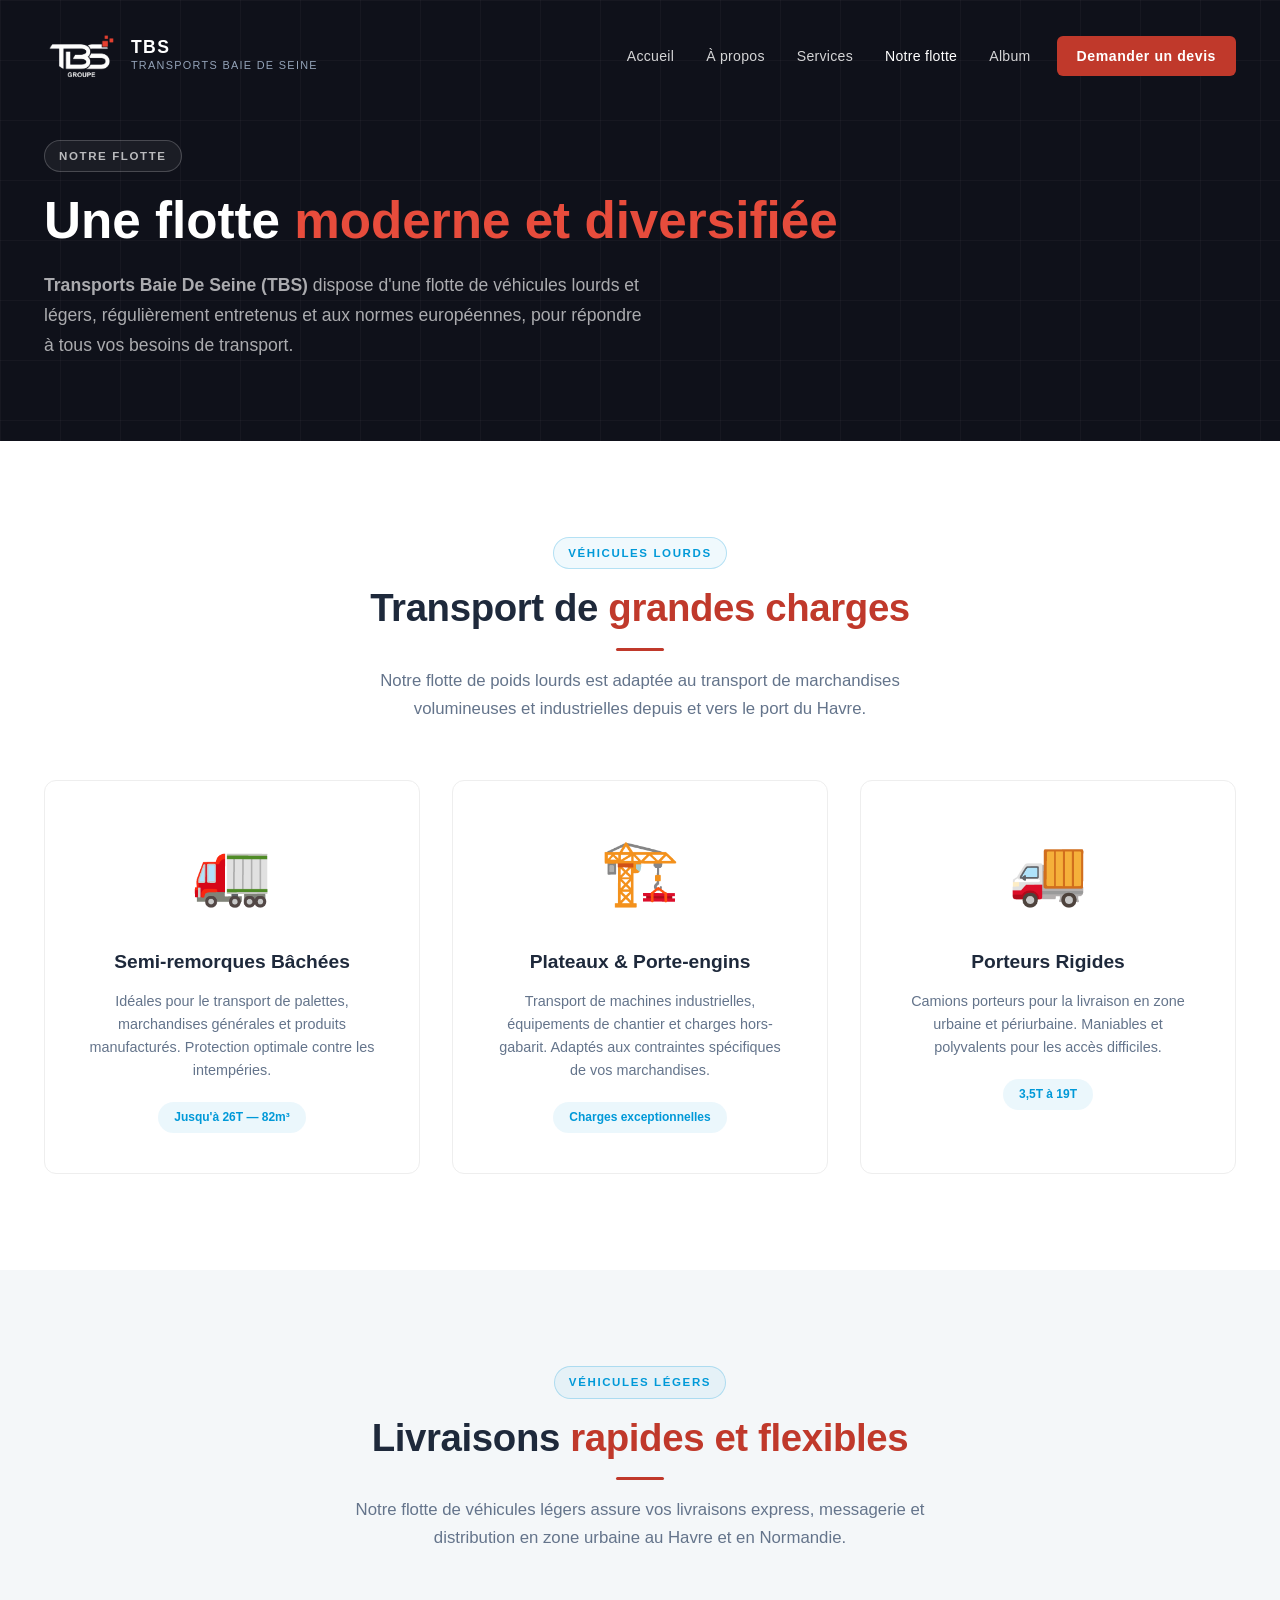
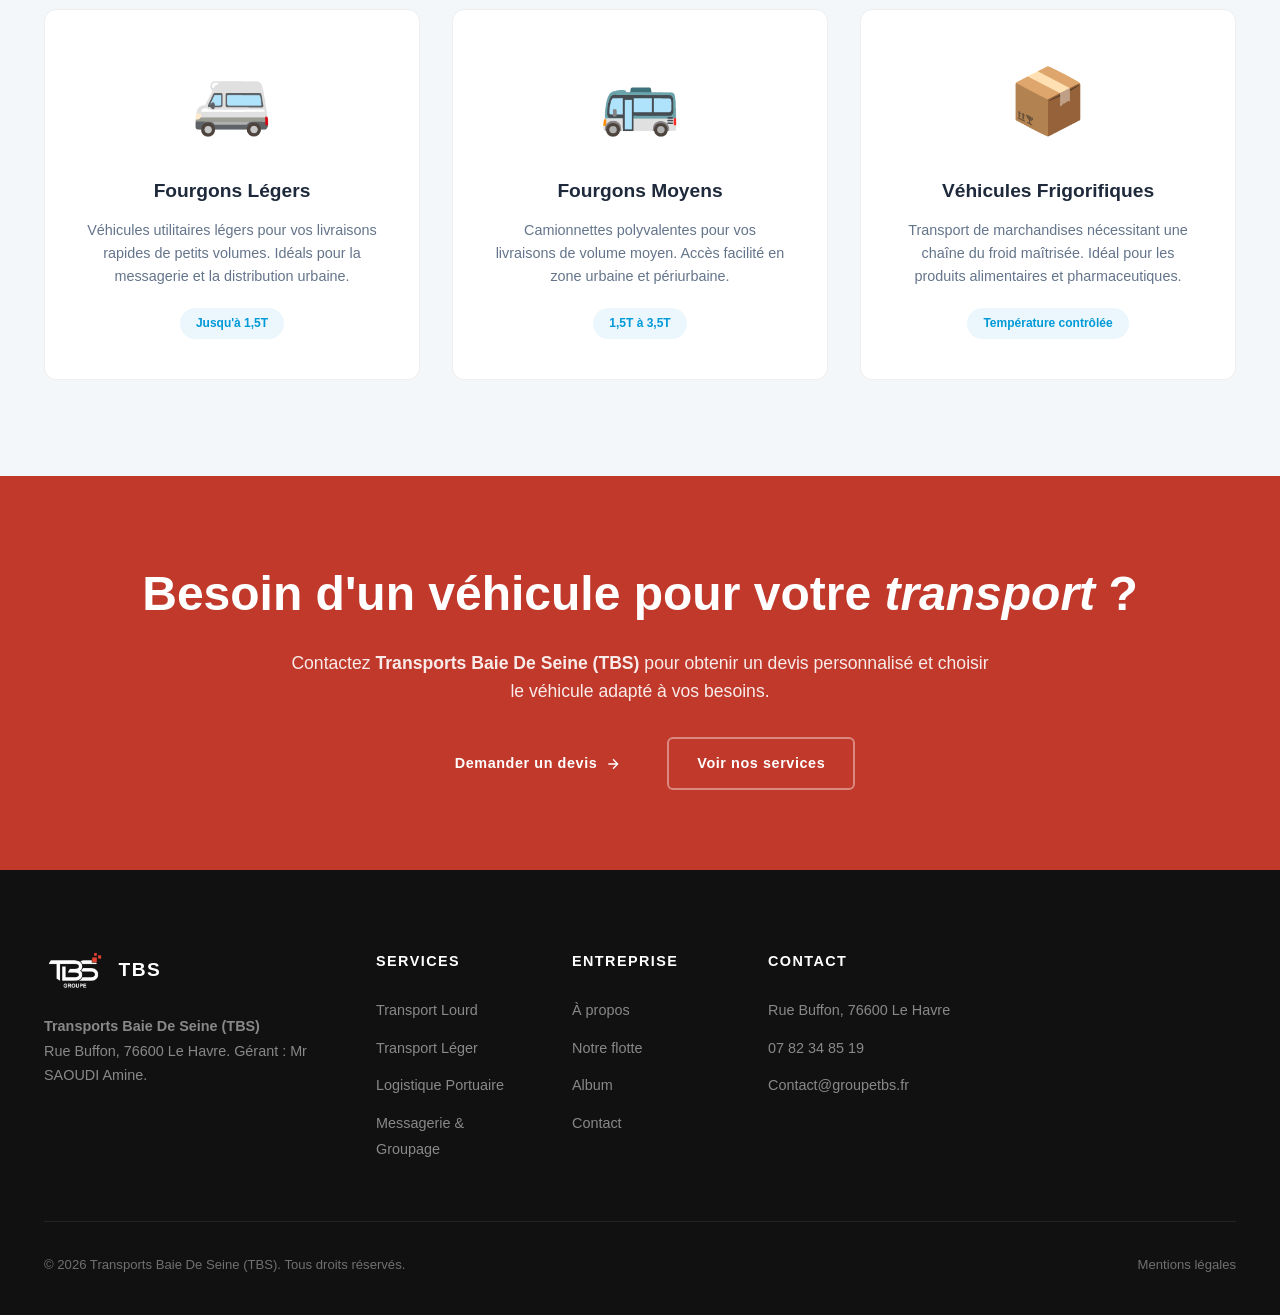
<file: projets.html>
<!DOCTYPE html>
<html lang="fr">
<head>
  <meta charset="UTF-8" />
  <meta name="viewport" content="width=device-width, initial-scale=1.0" />
  <meta name="description" content="Notre flotte Transports Baie De Seine (TBS) – Camions lourds et légers pour le transport au Havre et en Normandie." />
  <title>Notre flotte — TBS | Transports Baie De Seine Le Havre</title>
  <link rel="stylesheet" href="style.css" />
  <link rel="icon" type="image/x-icon" href="favicon.ico" />
  <link rel="icon" type="image/png" sizes="32x32" href="favicon-32x32.png" />
  <link rel="icon" type="image/png" sizes="16x16" href="favicon-16x16.png" />
  <link rel="apple-touch-icon" href="apple-touch-icon.png" />
  <meta name="theme-color" content="#000000" />
  <link rel="manifest" href="manifest.json" />
</head>
<body>
<div class="loader" id="loader"><div class="loader-inner"><div class="loader-logo"><span>TBS</span></div><div class="loader-bar"><div class="loader-bar-fill"></div></div></div></div>
<header id="site-header">
  <div class="container header-inner">
    <a href="index.html" class="logo">
      <img src="images/Untitled-1.png" alt="TBS Logo" class="logo-img" />
      <div class="logo-text"><div class="logo-name">TBS</div><div class="logo-sub">Transports Baie De Seine</div></div>
    </a>
    <nav id="main-nav">
      <a href="index.html">Accueil</a>
      <a href="about.html">À propos</a>
      <a href="services.html">Services</a>
      <a href="projets.html" class="active">Notre flotte</a>
      <a href="album.html">Album</a>
      <a href="index.html#contact" class="nav-cta">Demander un devis</a>
    </nav>
    <button class="menu-toggle" id="menu-toggle" aria-label="Menu"><span></span><span></span><span></span></button>
  </div>
</header>

<section style="background:var(--navy-dark);padding:140px 0 80px;position:relative;overflow:hidden;">
  <div style="position:absolute;inset:0;background-image:linear-gradient(rgba(255,255,255,.03) 1px,transparent 1px),linear-gradient(90deg,rgba(255,255,255,.03) 1px,transparent 1px);background-size:60px 60px;"></div>
  <div class="container" style="position:relative;z-index:1;">
    <div class="badge" style="color:rgba(255,255,255,.7);border-color:rgba(255,255,255,.2);background:rgba(255,255,255,.05);margin-bottom:20px">Notre flotte</div>
    <h1 style="font-family:var(--font-display);font-size:clamp(2.2rem,4vw,3.5rem);font-weight:800;color:var(--white);line-height:1.15;margin-bottom:20px;">Une flotte <span style="color:var(--red-light)">moderne et diversifiée</span></h1>
    <p style="font-size:1.1rem;color:rgba(255,255,255,.65);max-width:600px;line-height:1.7;"><strong>Transports Baie De Seine (TBS)</strong> dispose d'une flotte de véhicules lourds et légers, régulièrement entretenus et aux normes européennes, pour répondre à tous vos besoins de transport.</p>
  </div>
</section>

<section class="section-py">
  <div class="container">
    <div class="section-header centered reveal">
      <div class="badge">Véhicules lourds</div>
      <h2 class="section-title">Transport de <em>grandes charges</em></h2>
      <div class="divider center"></div>
      <p class="section-subtitle">Notre flotte de poids lourds est adaptée au transport de marchandises volumineuses et industrielles depuis et vers le port du Havre.</p>
    </div>
    <div class="fleet-grid">
      <div class="fleet-card reveal">
        <div class="fleet-icon">🚛</div>
        <h3>Semi-remorques Bâchées</h3>
        <p>Idéales pour le transport de palettes, marchandises générales et produits manufacturés. Protection optimale contre les intempéries.</p>
        <span class="fleet-tag">Jusqu'à 26T — 82m³</span>
      </div>
      <div class="fleet-card reveal" data-delay="1">
        <div class="fleet-icon">🏗️</div>
        <h3>Plateaux & Porte-engins</h3>
        <p>Transport de machines industrielles, équipements de chantier et charges hors-gabarit. Adaptés aux contraintes spécifiques de vos marchandises.</p>
        <span class="fleet-tag">Charges exceptionnelles</span>
      </div>
      <div class="fleet-card reveal" data-delay="2">
        <div class="fleet-icon">🚚</div>
        <h3>Porteurs Rigides</h3>
        <p>Camions porteurs pour la livraison en zone urbaine et périurbaine. Maniables et polyvalents pour les accès difficiles.</p>
        <span class="fleet-tag">3,5T à 19T</span>
      </div>
    </div>
  </div>
</section>

<section class="section-py" style="background:var(--off-white)">
  <div class="container">
    <div class="section-header centered reveal">
      <div class="badge">Véhicules légers</div>
      <h2 class="section-title">Livraisons <em>rapides et flexibles</em></h2>
      <div class="divider center"></div>
      <p class="section-subtitle">Notre flotte de véhicules légers assure vos livraisons express, messagerie et distribution en zone urbaine au Havre et en Normandie.</p>
    </div>
    <div class="fleet-grid">
      <div class="fleet-card reveal">
        <div class="fleet-icon">🚐</div>
        <h3>Fourgons Légers</h3>
        <p>Véhicules utilitaires légers pour vos livraisons rapides de petits volumes. Idéals pour la messagerie et la distribution urbaine.</p>
        <span class="fleet-tag">Jusqu'à 1,5T</span>
      </div>
      <div class="fleet-card reveal" data-delay="1">
        <div class="fleet-icon">🚌</div>
        <h3>Fourgons Moyens</h3>
        <p>Camionnettes polyvalentes pour vos livraisons de volume moyen. Accès facilité en zone urbaine et périurbaine.</p>
        <span class="fleet-tag">1,5T à 3,5T</span>
      </div>
      <div class="fleet-card reveal" data-delay="2">
        <div class="fleet-icon">📦</div>
        <h3>Véhicules Frigorifiques</h3>
        <p>Transport de marchandises nécessitant une chaîne du froid maîtrisée. Idéal pour les produits alimentaires et pharmaceutiques.</p>
        <span class="fleet-tag">Température contrôlée</span>
      </div>
    </div>
  </div>
</section>

<section class="cta-section">
  <div class="container">
    <h2>Besoin d'un véhicule pour votre <em>transport</em> ?</h2>
    <p>Contactez <strong>Transports Baie De Seine (TBS)</strong> pour obtenir un devis personnalisé et choisir le véhicule adapté à vos besoins.</p>
    <div class="cta-actions">
      <a href="index.html#contact" class="btn btn-primary">Demander un devis <svg viewBox="0 0 24 24" fill="none" stroke="currentColor" stroke-width="2"><path d="M5 12h14M12 5l7 7-7 7"/></svg></a>
      <a href="services.html" class="btn btn-outline">Voir nos services</a>
    </div>
  </div>
</section>

<footer>
  <div class="container">
    <div class="footer-grid">
      <div class="footer-brand">
        <div class="footer-logo"><img src="images/Untitled-1.png" alt="TBS" class="footer-logo-img" /><div class="footer-logo-name">TBS</div></div>
        <p class="footer-desc"><strong>Transports Baie De Seine (TBS)</strong><br>Rue Buffon, 76600 Le Havre. Gérant : Mr SAOUDI Amine.</p>
      </div>
      <div class="footer-col"><h4>Services</h4><ul><li><a href="services.html#lourd">Transport Lourd</a></li><li><a href="services.html#leger">Transport Léger</a></li><li><a href="services.html#portuaire">Logistique Portuaire</a></li><li><a href="services.html#groupage">Messagerie & Groupage</a></li></ul></div>
      <div class="footer-col"><h4>Entreprise</h4><ul><li><a href="about.html">À propos</a></li><li><a href="projets.html">Notre flotte</a></li><li><a href="album.html">Album</a></li><li><a href="index.html#contact">Contact</a></li></ul></div>
      <div class="footer-col"><h4>Contact</h4><ul><li><a href="#">Rue Buffon, 76600 Le Havre</a></li><li><a href="tel:0782348519">07 82 34 85 19</a></li><li><a href="mailto:Contact@groupetbs.fr">Contact@groupetbs.fr</a></li></ul></div>
    </div>
    <div class="footer-bottom"><p>&copy; 2026 Transports Baie De Seine (TBS). Tous droits réservés.</p><a href="#">Mentions légales</a></div>
  </div>
</footer>
<button class="back-to-top" id="backToTop" aria-label="Retour en haut">↑</button>
<script>
  window.addEventListener('load', () => { setTimeout(() => document.getElementById('loader').classList.add('hidden'), 900); });
  const header = document.getElementById('site-header');
  window.addEventListener('scroll', () => { header.classList.toggle('scrolled', window.scrollY > 40); document.getElementById('backToTop').classList.toggle('visible', window.scrollY > 400); });
  const toggle = document.getElementById('menu-toggle');
  const nav = document.getElementById('main-nav');
  if (toggle && nav) {
    toggle.addEventListener('click', (e) => {
      e.preventDefault();
      toggle.classList.toggle('active');
      nav.classList.toggle('open');
      document.body.style.overflow = nav.classList.contains('open') ? 'hidden' : '';
    });
    const navLinks = nav.querySelectorAll('a');
    navLinks.forEach(link => {
      link.addEventListener('click', () => {
        toggle.classList.remove('active');
        nav.classList.remove('open');
        document.body.style.overflow = '';
      });
    });
  }
  document.getElementById('backToTop').addEventListener('click', () => window.scrollTo({ top: 0, behavior: 'smooth' }));
  const reveals = document.querySelectorAll('.reveal');
  const observer = new IntersectionObserver((entries) => { entries.forEach((e) => { if (e.isIntersecting) { const delay = e.target.dataset.delay || 0; setTimeout(() => e.target.classList.add('visible'), delay * 120); observer.unobserve(e.target); } }); }, { threshold: 0.1 });
  reveals.forEach(el => observer.observe(el));
</script>
</body>
</html>
</file>
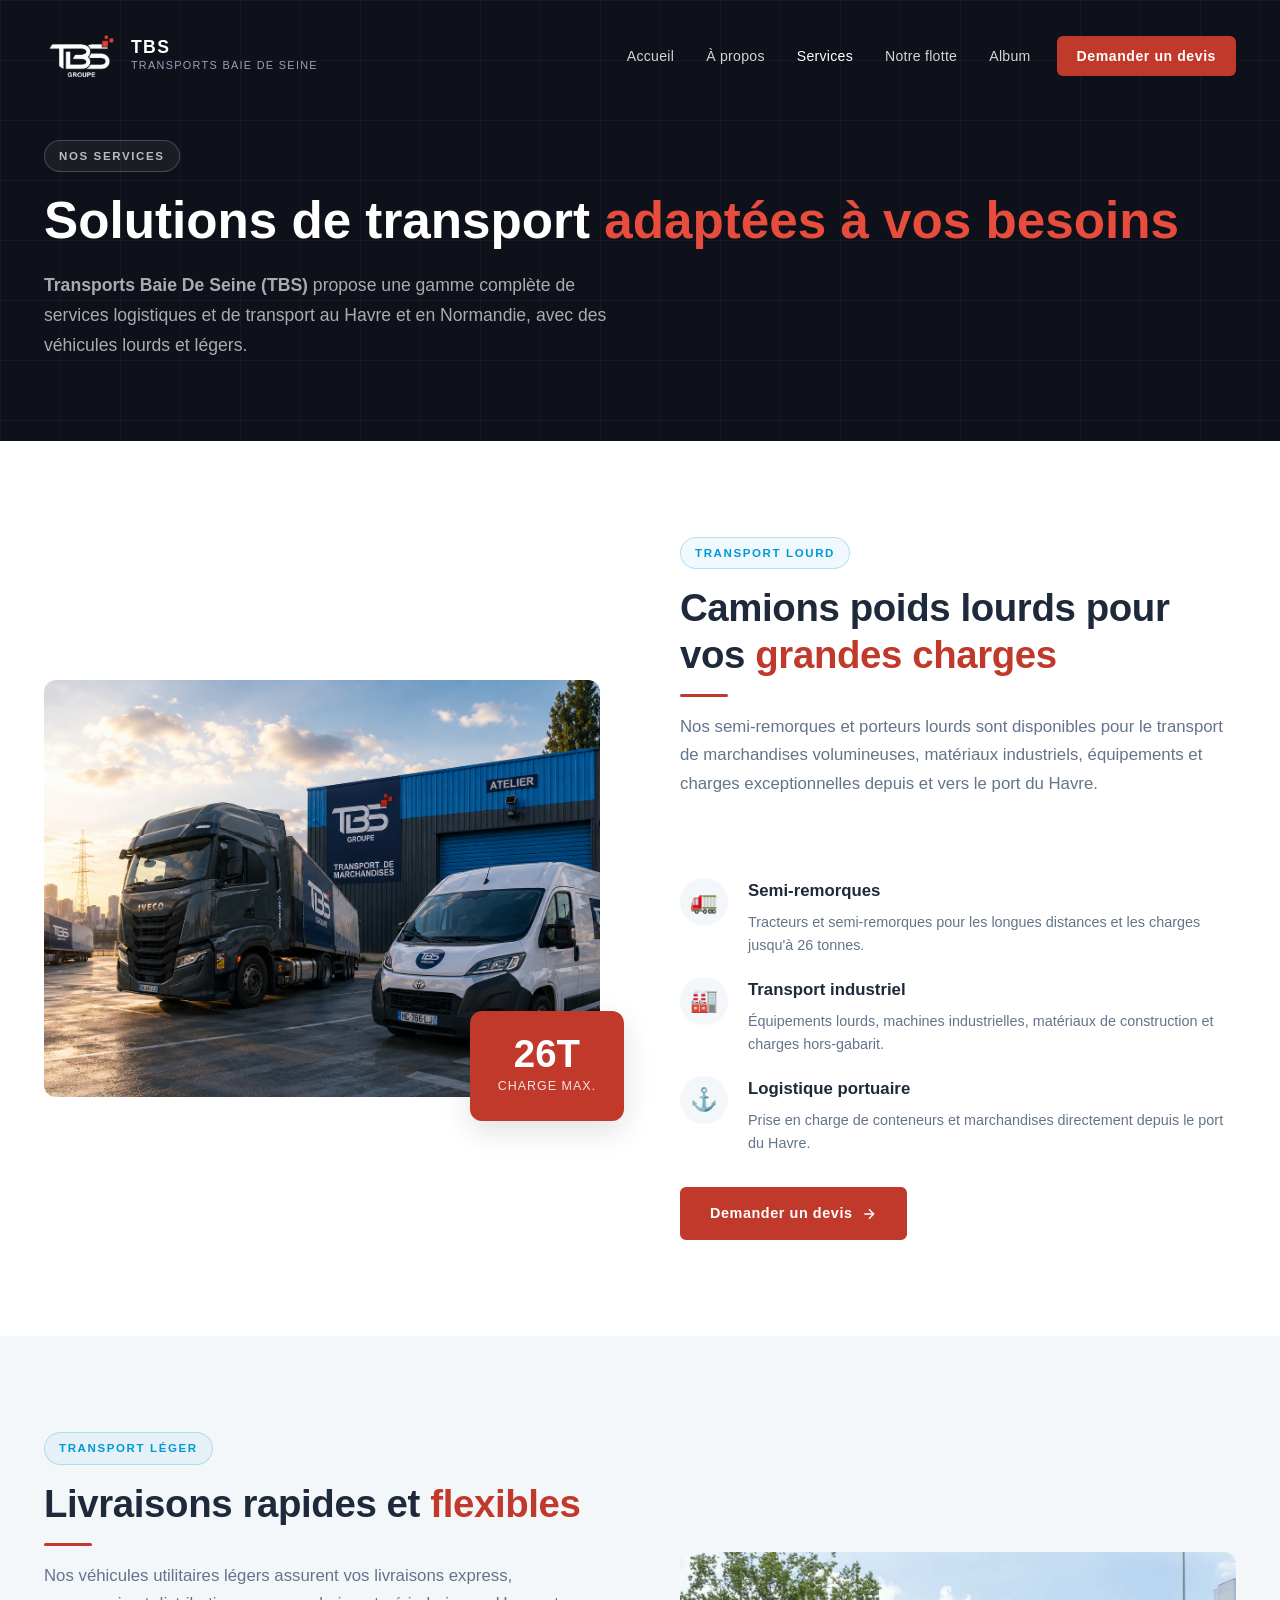
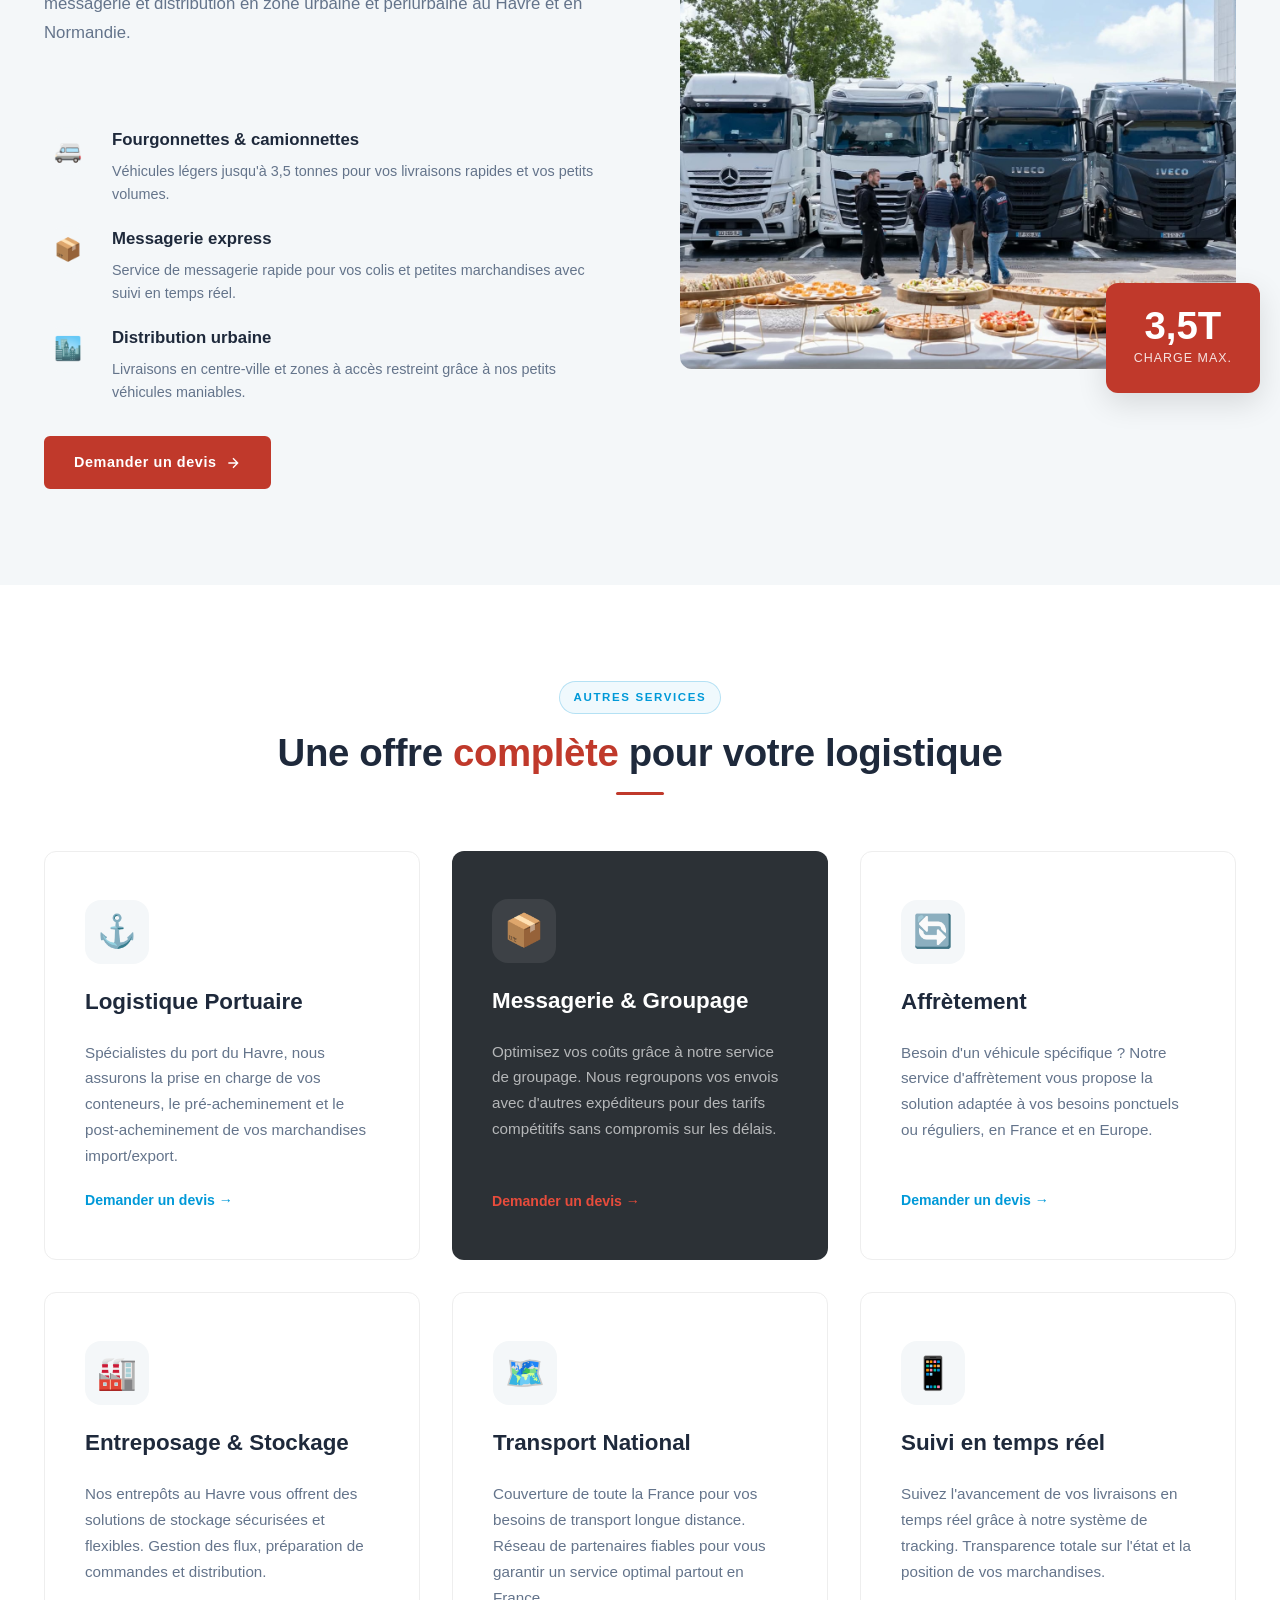
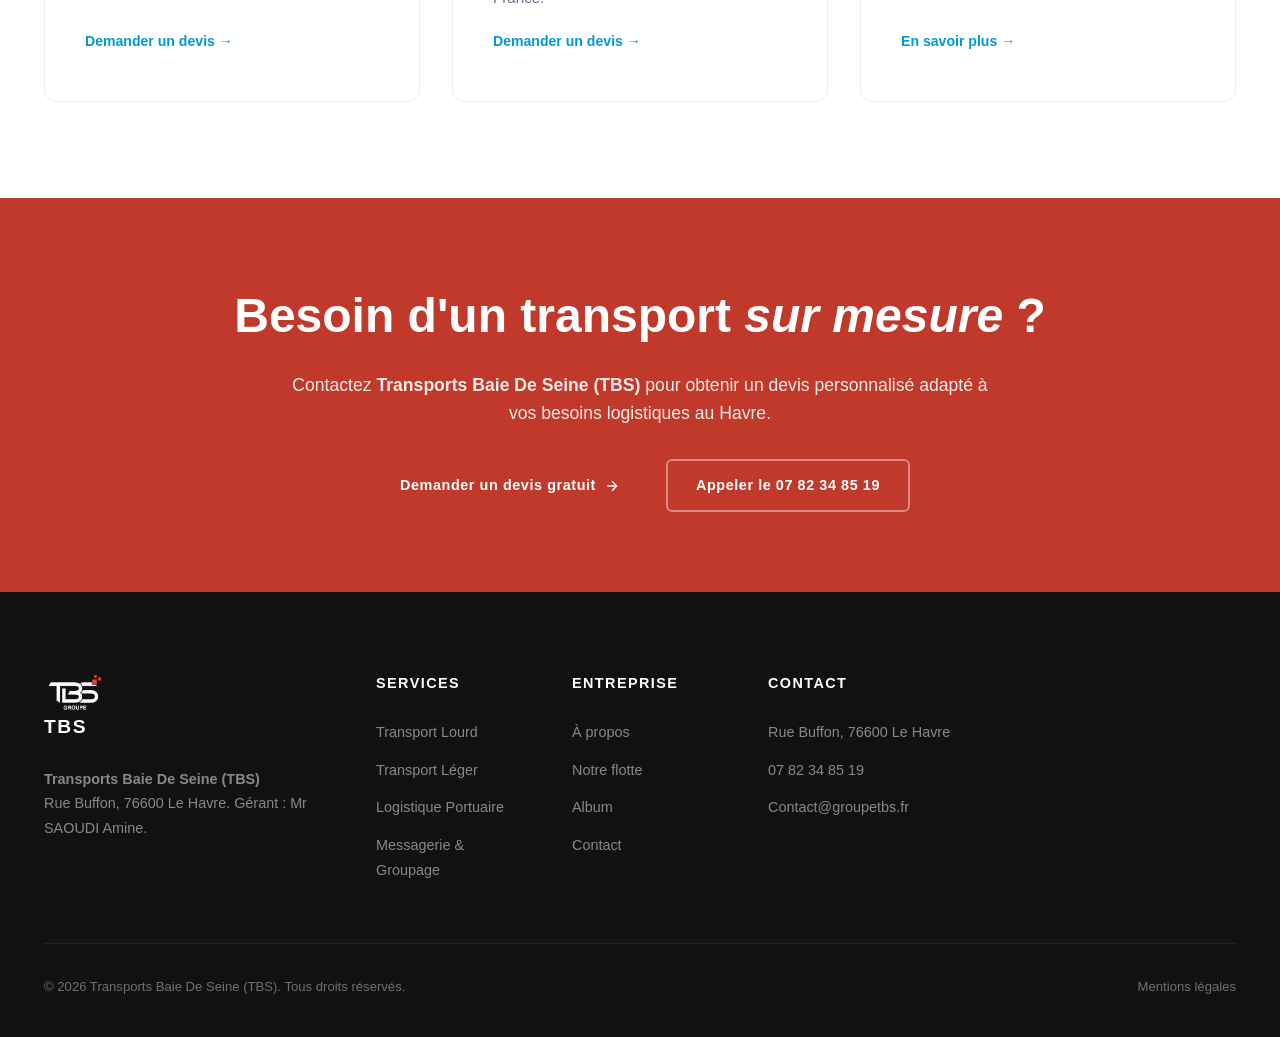
<file: services.html>
<!DOCTYPE html>
<html lang="fr">
<head>
  <meta charset="UTF-8" />
  <meta name="viewport" content="width=device-width, initial-scale=1.0" />
  <meta name="description" content="Services Transports Baie De Seine (TBS) – Transport lourd, transport léger, logistique portuaire, messagerie, affrètement et entreposage au Havre." />
  <title>Services — TBS | Transports Baie De Seine Le Havre</title>
  <link rel="stylesheet" href="style.css" />
  <link rel="icon" type="image/x-icon" href="favicon.ico" />
  <link rel="icon" type="image/png" sizes="32x32" href="favicon-32x32.png" />
  <link rel="icon" type="image/png" sizes="16x16" href="favicon-16x16.png" />
  <link rel="apple-touch-icon" href="apple-touch-icon.png" />
  <meta name="theme-color" content="#000000" />
  <link rel="manifest" href="manifest.json" />
</head>
<body>
<div class="loader" id="loader"><div class="loader-inner"><div class="loader-logo"><span>TBS</span></div><div class="loader-bar"><div class="loader-bar-fill"></div></div></div></div>
<header id="site-header">
  <div class="container header-inner">
    <a href="index.html" class="logo">
      <img src="images/Untitled-1.png" alt="TBS Logo" class="logo-img" />
      <div class="logo-text"><div class="logo-name">TBS</div><div class="logo-sub">Transports Baie De Seine</div></div>
    </a>
    <nav id="main-nav">
      <a href="index.html">Accueil</a>
      <a href="about.html">À propos</a>
      <a href="services.html" class="active">Services</a>
      <a href="projets.html">Notre flotte</a>
      <a href="album.html">Album</a>
      <a href="index.html#contact" class="nav-cta">Demander un devis</a>
    </nav>
    <button class="menu-toggle" id="menu-toggle" aria-label="Menu"><span></span><span></span><span></span></button>
  </div>
</header>

<section style="background:var(--navy-dark);padding:140px 0 80px;position:relative;overflow:hidden;">
  <div style="position:absolute;inset:0;background-image:linear-gradient(rgba(255,255,255,.03) 1px,transparent 1px),linear-gradient(90deg,rgba(255,255,255,.03) 1px,transparent 1px);background-size:60px 60px;"></div>
  <div class="container" style="position:relative;z-index:1;">
    <div class="badge" style="color:rgba(255,255,255,.7);border-color:rgba(255,255,255,.2);background:rgba(255,255,255,.05);margin-bottom:20px">Nos services</div>
    <h1 style="font-family:var(--font-display);font-size:clamp(2.2rem,4vw,3.5rem);font-weight:800;color:var(--white);line-height:1.15;margin-bottom:20px;">Solutions de transport <span style="color:var(--red-light)">adaptées à vos besoins</span></h1>
    <p style="font-size:1.1rem;color:rgba(255,255,255,.65);max-width:600px;line-height:1.7;"><strong>Transports Baie De Seine (TBS)</strong> propose une gamme complète de services logistiques et de transport au Havre et en Normandie, avec des véhicules lourds et légers.</p>
  </div>
</section>

<section class="section-py" id="lourd">
  <div class="container">
    <div class="about-grid">
      <div class="about-visual reveal">
        <div class="about-img-wrap">
          <img src="images/hero_bg.png" alt="Transport Lourd" style="width:100%;height:100%;object-fit:cover;">
        </div>
        <div class="about-accent-card"><div class="num">26T</div><div class="lbl">Charge max.</div></div>
      </div>
      <div class="about-text">
        <div class="section-header reveal">
          <div class="badge">Transport Lourd</div>
          <h2 class="section-title">Camions poids lourds pour vos <em>grandes charges</em></h2>
          <div class="divider"></div>
          <p class="section-subtitle">Nos semi-remorques et porteurs lourds sont disponibles pour le transport de marchandises volumineuses, matériaux industriels, équipements et charges exceptionnelles depuis et vers le port du Havre.</p>
        </div>
        <div class="about-features">
          <div class="about-feature reveal"><div class="about-feature-icon">🚛</div><div><h4>Semi-remorques</h4><p>Tracteurs et semi-remorques pour les longues distances et les charges jusqu'à 26 tonnes.</p></div></div>
          <div class="about-feature reveal"><div class="about-feature-icon">🏭</div><div><h4>Transport industriel</h4><p>Équipements lourds, machines industrielles, matériaux de construction et charges hors-gabarit.</p></div></div>
          <div class="about-feature reveal"><div class="about-feature-icon">⚓</div><div><h4>Logistique portuaire</h4><p>Prise en charge de conteneurs et marchandises directement depuis le port du Havre.</p></div></div>
        </div>
        <a href="index.html#contact" class="btn btn-primary" style="margin-top:8px;align-self:flex-start">Demander un devis <svg viewBox="0 0 24 24" fill="none" stroke="currentColor" stroke-width="2"><path d="M5 12h14M12 5l7 7-7 7"/></svg></a>
      </div>
    </div>
  </div>
</section>

<section class="section-py" id="leger" style="background:var(--off-white)">
  <div class="container">
    <div class="about-grid" style="direction:rtl">
      <div class="about-visual reveal" style="direction:ltr">
        <div class="about-img-wrap">
          <img src="images/album6.jpeg" alt="Transport Léger" style="width:100%;height:100%;object-fit:cover;">
        </div>
        <div class="about-accent-card"><div class="num">3,5T</div><div class="lbl">Charge max.</div></div>
      </div>
      <div class="about-text" style="direction:ltr">
        <div class="section-header reveal">
          <div class="badge">Transport Léger</div>
          <h2 class="section-title">Livraisons rapides et <em>flexibles</em></h2>
          <div class="divider"></div>
          <p class="section-subtitle">Nos véhicules utilitaires légers assurent vos livraisons express, messagerie et distribution en zone urbaine et périurbaine au Havre et en Normandie.</p>
        </div>
        <div class="about-features">
          <div class="about-feature reveal"><div class="about-feature-icon">🚐</div><div><h4>Fourgonnettes & camionnettes</h4><p>Véhicules légers jusqu'à 3,5 tonnes pour vos livraisons rapides et vos petits volumes.</p></div></div>
          <div class="about-feature reveal"><div class="about-feature-icon">📦</div><div><h4>Messagerie express</h4><p>Service de messagerie rapide pour vos colis et petites marchandises avec suivi en temps réel.</p></div></div>
          <div class="about-feature reveal"><div class="about-feature-icon">🏙️</div><div><h4>Distribution urbaine</h4><p>Livraisons en centre-ville et zones à accès restreint grâce à nos petits véhicules maniables.</p></div></div>
        </div>
        <a href="index.html#contact" class="btn btn-primary" style="margin-top:8px;align-self:flex-start">Demander un devis <svg viewBox="0 0 24 24" fill="none" stroke="currentColor" stroke-width="2"><path d="M5 12h14M12 5l7 7-7 7"/></svg></a>
      </div>
    </div>
  </div>
</section>

<section class="section-py" id="portuaire">
  <div class="container">
    <div class="section-header centered reveal">
      <div class="badge">Autres services</div>
      <h2 class="section-title">Une offre <em>complète</em> pour votre logistique</h2>
      <div class="divider center"></div>
    </div>
    <div class="services-grid">
      <div class="service-card reveal" id="groupage"><div class="service-icon">⚓</div><h3>Logistique Portuaire</h3><p>Spécialistes du port du Havre, nous assurons la prise en charge de vos conteneurs, le pré-acheminement et le post-acheminement de vos marchandises import/export.</p><a href="index.html#contact" class="service-link">Demander un devis →</a></div>
      <div class="service-card featured reveal" data-delay="1"><div class="service-icon">📦</div><h3>Messagerie & Groupage</h3><p>Optimisez vos coûts grâce à notre service de groupage. Nous regroupons vos envois avec d'autres expéditeurs pour des tarifs compétitifs sans compromis sur les délais.</p><a href="index.html#contact" class="service-link">Demander un devis →</a></div>
      <div class="service-card reveal" data-delay="2" id="affretement"><div class="service-icon">🔄</div><h3>Affrètement</h3><p>Besoin d'un véhicule spécifique ? Notre service d'affrètement vous propose la solution adaptée à vos besoins ponctuels ou réguliers, en France et en Europe.</p><a href="index.html#contact" class="service-link">Demander un devis →</a></div>
      <div class="service-card reveal" id="stockage"><div class="service-icon">🏭</div><h3>Entreposage & Stockage</h3><p>Nos entrepôts au Havre vous offrent des solutions de stockage sécurisées et flexibles. Gestion des flux, préparation de commandes et distribution.</p><a href="index.html#contact" class="service-link">Demander un devis →</a></div>
      <div class="service-card reveal" data-delay="1"><div class="service-icon">🗺️</div><h3>Transport National</h3><p>Couverture de toute la France pour vos besoins de transport longue distance. Réseau de partenaires fiables pour vous garantir un service optimal partout en France.</p><a href="index.html#contact" class="service-link">Demander un devis →</a></div>
      <div class="service-card reveal" data-delay="2"><div class="service-icon">📱</div><h3>Suivi en temps réel</h3><p>Suivez l'avancement de vos livraisons en temps réel grâce à notre système de tracking. Transparence totale sur l'état et la position de vos marchandises.</p><a href="index.html#contact" class="service-link">En savoir plus →</a></div>
    </div>
  </div>
</section>

<section class="cta-section">
  <div class="container">
    <h2>Besoin d'un transport <em>sur mesure</em> ?</h2>
    <p>Contactez <strong>Transports Baie De Seine (TBS)</strong> pour obtenir un devis personnalisé adapté à vos besoins logistiques au Havre.</p>
    <div class="cta-actions">
      <a href="index.html#contact" class="btn btn-primary">Demander un devis gratuit <svg viewBox="0 0 24 24" fill="none" stroke="currentColor" stroke-width="2"><path d="M5 12h14M12 5l7 7-7 7"/></svg></a>
      <a href="tel:0782348519" class="btn btn-outline">Appeler le 07 82 34 85 19</a>
    </div>
  </div>
</section>

<footer>
  <div class="container">
    <div class="footer-grid">
      <div class="footer-brand">
        <div class="footer-"><img src="images/Untitled-1.png" alt="TBS" class="footer-logo-img" /><div class="footer-logo-name">TBS</div></div>
        <p class="footer-desc"><strong>Transports Baie De Seine (TBS)</strong><br>Rue Buffon, 76600 Le Havre. Gérant : Mr SAOUDI Amine.</p>
      </div>
      <div class="footer-col"><h4>Services</h4><ul><li><a href="#lourd">Transport Lourd</a></li><li><a href="#leger">Transport Léger</a></li><li><a href="#portuaire">Logistique Portuaire</a></li><li><a href="#groupage">Messagerie & Groupage</a></li></ul></div>
      <div class="footer-col"><h4>Entreprise</h4><ul><li><a href="about.html">À propos</a></li><li><a href="projets.html">Notre flotte</a></li><li><a href="album.html">Album</a></li><li><a href="index.html#contact">Contact</a></li></ul></div>
      <div class="footer-col"><h4>Contact</h4><ul><li><a href="#">Rue Buffon, 76600 Le Havre</a></li><li><a href="tel:0782348519">07 82 34 85 19</a></li><li><a href="mailto:Contact@groupetbs.fr">Contact@groupetbs.fr</a></li></ul></div>
    </div>
    <div class="footer-bottom"><p>&copy; 2026 Transports Baie De Seine (TBS). Tous droits réservés.</p><a href="#">Mentions légales</a></div>
  </div>
</footer>
<button class="back-to-top" id="backToTop" aria-label="Retour en haut">↑</button>
<script>
  window.addEventListener('load', () => { setTimeout(() => document.getElementById('loader').classList.add('hidden'), 900); });
  const header = document.getElementById('site-header');
  window.addEventListener('scroll', () => { header.classList.toggle('scrolled', window.scrollY > 40); document.getElementById('backToTop').classList.toggle('visible', window.scrollY > 400); });
  const toggle = document.getElementById('menu-toggle');
  const nav = document.getElementById('main-nav');
  if (toggle && nav) {
    toggle.addEventListener('click', (e) => {
      e.preventDefault();
      toggle.classList.toggle('active');
      nav.classList.toggle('open');
      document.body.style.overflow = nav.classList.contains('open') ? 'hidden' : '';
    });
    const navLinks = nav.querySelectorAll('a');
    navLinks.forEach(link => {
      link.addEventListener('click', () => {
        toggle.classList.remove('active');
        nav.classList.remove('open');
        document.body.style.overflow = '';
      });
    });
  }
  document.getElementById('backToTop').addEventListener('click', () => window.scrollTo({ top: 0, behavior: 'smooth' }));
  const reveals = document.querySelectorAll('.reveal');
  const observer = new IntersectionObserver((entries) => { entries.forEach((e) => { if (e.isIntersecting) { const delay = e.target.dataset.delay || 0; setTimeout(() => e.target.classList.add('visible'), delay * 120); observer.unobserve(e.target); } }); }, { threshold: 0.1 });
  reveals.forEach(el => observer.observe(el));
</script>
</body>
</html>
</file>
<file: style.css>
:root {
  --navy: #1A1C2E; /* Bleu foncé logo/bâtiment */
  --navy-dark: #0F111A;
  --light-blue: #0099D8; /* Bleu clair porte hangar */
  --anthracite: #2C3136; /* Gris foncé bardage */
  --red: #C0392B; /* Rouge logo */
  --red-dark: #962D22;
  --red-light: #E74C3C;
  --white: #FFFFFF;
  --off-white: #F4F7F9;
  --gray: #94A3B8;
  --text-dark: #1E293B;
  --text-muted: #64748B;
  --transition: all 0.3s cubic-bezier(0.4, 0, 0.2, 1);
  --shadow: 0 4px 12px rgba(0,0,0,0.08);
  --shadow-lg: 0 10px 30px rgba(0,0,0,0.12);
  --radius: 6px;
  --radius-lg: 12px;
  --font-main: 'Inter', -apple-system, BlinkMacSystemFont, sans-serif;
  --font-display: 'Montserrat', sans-serif;
}

* { margin: 0; padding: 0; box-sizing: border-box; }
body { font-family: var(--font-main); color: var(--text-dark); line-height: 1.6; background: var(--white); -webkit-font-smoothing: antialiased; }
a { text-decoration: none; color: inherit; }
ul { list-style: none; }
img { max-width: 100%; height: auto; display: block; }
.container { max-width: 1240px; margin: 0 auto; padding: 0 24px; }

/* LOADER */
.loader { position: fixed; inset: 0; background: var(--navy-dark); z-index: 9999; display: flex; align-items: center; justify-content: center; transition: opacity .6s ease, visibility .6s; }
.loader.hidden { opacity: 0; visibility: hidden; }
.loader-inner { display: flex; flex-direction: column; align-items: center; gap: 20px; }
.loader-logo { font-family: var(--font-display); font-size: 1.8rem; font-weight: 800; color: var(--white); letter-spacing: .1em; }
.loader-logo span { color: var(--red); }
.loader-bar { width: 140px; height: 3px; background: rgba(255,255,255,.1); border-radius: 4px; overflow: hidden; }
.loader-bar-fill { width: 0%; height: 100%; background: var(--red); animation: load 1.8s ease-in-out forwards; }
@keyframes load { to { width: 100%; } }

/* HEADER */
header { position: fixed; top: 0; left: 0; width: 100%; z-index: 1000; transition: var(--transition); padding: 20px 0; }
header.scrolled { background: rgba(26,28,46,.95); backdrop-filter: blur(10px); padding: 12px 0; border-bottom: 1px solid rgba(255,255,255,.1); }
.header-inner { display: flex; align-items: center; justify-content: space-between; height: 72px; gap: 32px; }
.logo { display: flex; align-items: center; gap: 12px; flex-shrink: 0; }
.logo-img { height: 48px; width: auto; object-fit: contain; }
.logo-text { display: flex; flex-direction: column; }
.logo-name { font-family: var(--font-display); font-size: 1.1rem; font-weight: 800; color: var(--white); letter-spacing: .08em; line-height: 1.1; }
.logo-sub { font-size: .68rem; color: var(--gray); letter-spacing: .12em; text-transform: uppercase; }

/* NAV */
#main-nav { display: flex; align-items: center; gap: 4px; }
#main-nav a { font-size: .88rem; font-weight: 500; color: rgba(255,255,255,.82); padding: 8px 14px; border-radius: var(--radius); transition: var(--transition); letter-spacing: .02em; }
#main-nav a:hover { color: var(--white); background: rgba(255,255,255,.08); }
#main-nav a.active { color: var(--white); }
.nav-cta { background: var(--red) !important; color: var(--white) !important; padding: 9px 20px !important; border-radius: var(--radius) !important; font-weight: 700 !important; letter-spacing: .04em !important; margin-left: 8px; }
.nav-cta:hover { background: var(--red-dark) !important; }

/* HAMBURGER */
.menu-toggle { display: none; flex-direction: column; gap: 5px; background: none; border: none; cursor: pointer; padding: 6px; }
.menu-toggle span { display: block; width: 24px; height: 2px; background: var(--white); border-radius: 2px; transition: var(--transition); }
.menu-toggle.active span:nth-child(1) { transform: translateY(7px) rotate(45deg); }
.menu-toggle.active span:nth-child(2) { opacity: 0; }
.menu-toggle.active span:nth-child(3) { transform: translateY(-7px) rotate(-45deg); }

/* HERO */
.hero { position: relative; min-height: 100vh; display: flex; align-items: center; background: linear-gradient(rgba(26,28,46,0.55), rgba(26,28,46,0.7)), url('images/hero_bg.png') center/cover no-repeat; overflow: hidden; padding-top: 72px; }
.hero-bg { position: absolute; inset: 0; background: linear-gradient(135deg, rgba(43,45,66,0.55) 0%, rgba(26,28,46,0.45) 60%, rgba(192,57,43,0.1) 100%); z-index: 1; }
.hero-pattern { position: absolute; inset: 0; background-image: linear-gradient(rgba(255,255,255,.03) 1px, transparent 1px), linear-gradient(90deg, rgba(255,255,255,.03) 1px, transparent 1px); background-size: 60px 60px; z-index: 0; }
.hero > .container { position: relative; z-index: 2; width: 100%; padding-top: 80px; padding-bottom: 80px; }
.hero-content { display: flex; flex-direction: column; align-items: flex-start; max-width: 800px; }
.hero-eyebrow { display: inline-flex; align-items: center; gap: 8px; font-size: .78rem; font-weight: 700; letter-spacing: .14em; text-transform: uppercase; color: var(--red-light); margin-bottom: 20px; }
.hero-eyebrow::before { content: ''; display: block; width: 28px; height: 2px; background: var(--red); }
.hero-title { font-family: var(--font-display); font-size: clamp(2.4rem, 4.5vw, 3.8rem); font-weight: 800; color: var(--white); line-height: 1.1; margin-bottom: 24px; letter-spacing: -.01em; }
.hero-title em { font-style: normal; color: var(--red-light); }
.hero-desc { font-size: 1.08rem; color: var(--white); max-width: 520px; margin-bottom: 36px; line-height: 1.7; text-shadow: 0 2px 12px rgba(0,0,0,1); font-weight: 500; }
.hero-actions { display: flex; gap: 16px; flex-wrap: wrap; margin-bottom: 48px; }
.hero-stats { display: flex; gap: 40px; padding-top: 32px; border-top: 1px solid rgba(255,255,255,.12); }
.hero-stat-num { font-family: var(--font-display); font-size: 2rem; font-weight: 800; color: var(--white); line-height: 1; }
.hero-stat-label { font-size: .78rem; color: rgba(255,255,255,.55); margin-top: 4px; letter-spacing: .04em; }

/* HERO VISUAL */
.hero-visual { display: flex; justify-content: center; align-items: center; }
.hero-truck-visual { position: relative; width: 100%; max-width: 480px; }
.hero-truck-card { background: rgba(255,255,255,.06); border: 1px solid rgba(255,255,255,.12); border-radius: var(--radius-lg); padding: 40px; text-align: center; backdrop-filter: blur(10px); }
.hero-truck-icon { font-size: 6rem; margin-bottom: 16px; display: block; }
.hero-truck-title { font-family: var(--font-display); font-size: 1.4rem; font-weight: 700; color: var(--white); margin-bottom: 8px; }
.hero-truck-sub { font-size: .88rem; color: rgba(255,255,255,.55); }
.hero-badge-float { position: absolute; bottom: -16px; right: -16px; background: var(--red); color: var(--white); border-radius: var(--radius-lg); padding: 16px 20px; text-align: center; box-shadow: var(--shadow-lg); }
.hero-badge-float strong { display: block; font-size: 1.6rem; font-weight: 800; line-height: 1; }
.hero-badge-float span { font-size: .72rem; letter-spacing: .08em; text-transform: uppercase; opacity: .85; }

/* ALBUM PHOTO */
.gallery-grid { display: grid; grid-template-columns: repeat(auto-fill, minmax(300px, 1fr)); gap: 24px; margin-top: 40px; }
.gallery-item { position: relative; border-radius: var(--radius-lg); overflow: hidden; aspect-ratio: 16/9; cursor: pointer; box-shadow: var(--shadow); transition: var(--transition); }
.gallery-item:hover { transform: translateY(-5px); box-shadow: var(--shadow-lg); }
.gallery-item img { width: 100%; height: 100%; object-fit: cover; transition: transform 0.5s ease; }
.gallery-item:hover img { transform: scale(1.05); }
.gallery-overlay { position: absolute; inset: 0; background: linear-gradient(to top, rgba(26,28,46,0.8), transparent); opacity: 0; transition: var(--transition); display: flex; align-items: flex-end; padding: 20px; }
.gallery-item:hover .gallery-overlay { opacity: 1; }
.gallery-info { color: var(--white); }
.gallery-info h4 { font-family: var(--font-display); font-size: 1rem; font-weight: 700; margin-bottom: 4px; }
.gallery-info p { font-size: .8rem; opacity: .8; }

/* ANIMATIONS */
.animate-fade-up { opacity: 0; transform: translateY(28px); animation: fadeUp .7s ease forwards; }
[data-delay="1"] { animation-delay: .15s; }
[data-delay="2"] { animation-delay: .3s; }
[data-delay="3"] { animation-delay: .45s; }
[data-delay="4"] { animation-delay: .6s; }
@keyframes fadeUp { to { opacity: 1; transform: none; } }
.animate-fade-in { opacity: 0; animation: fadeIn .9s ease .5s forwards; }
@keyframes fadeIn { to { opacity: 1; } }
.reveal { opacity: 0; transform: translateY(24px); transition: opacity .6s ease, transform .6s ease; }
.reveal.visible { opacity: 1; transform: none; }

/* BUTTONS */
.btn { display: inline-flex; align-items: center; gap: 8px; padding: 13px 28px; border-radius: var(--radius); font-size: .9rem; font-weight: 700; letter-spacing: .04em; cursor: pointer; transition: var(--transition); border: 2px solid transparent; white-space: nowrap; }
.btn svg { width: 16px; height: 16px; flex-shrink: 0; }
.btn-primary { background: var(--red); color: var(--white); border-color: var(--red); }
.btn-primary:hover { background: var(--red-dark); border-color: var(--red-dark); transform: translateY(-1px); box-shadow: 0 6px 20px rgba(192,57,43,.35); }
.btn-outline { background: transparent; color: var(--white); border-color: rgba(255,255,255,.4); }
.btn-outline:hover { border-color: var(--white); background: rgba(255,255,255,.08); }
.btn-outline-dark { background: transparent; color: var(--navy); border-color: var(--navy); }
.btn-outline-dark:hover { background: var(--navy); color: var(--white); }

		/* ENVIRONMENTAL SECTION - SUBLIMATED */
		.eco-section { background: linear-gradient(180deg, #F8FAF9 0%, #E8F5EE 100%); position: relative; overflow: hidden; }
		.eco-section::before { content: '🌱'; position: absolute; top: -50px; right: -50px; font-size: 15rem; opacity: 0.03; transform: rotate(15deg); }
		.eco-grid { display: grid; grid-template-columns: repeat(auto-fit, minmax(300px, 1fr)); gap: 32px; margin-top: 50px; }
		.eco-card { background: var(--white); padding: 48px 40px; border-radius: 24px; text-align: center; box-shadow: 0 10px 40px rgba(39,174,96,0.08); transition: var(--transition); border: 1px solid rgba(255,255,255,0.8); position: relative; z-index: 1; }
		.eco-card:hover { transform: translateY(-10px); box-shadow: 0 20px 50px rgba(39,174,96,0.15); border-color: #27AE60; }
		.eco-icon-wrap { width: 90px; height: 90px; background: #F0F9F4; border-radius: 50%; display: flex; align-items: center; justify-content: center; margin: 0 auto 24px; font-size: 2.8rem; transition: var(--transition); }
		.eco-card:hover .eco-icon-wrap { background: #27AE60; transform: scale(1.1) rotate(5deg); }
		.eco-card:hover .eco-icon-wrap span { filter: brightness(0) invert(1); }
		.eco-card h4 { font-family: var(--font-display); font-size: 1.25rem; font-weight: 800; color: #1B5E20; margin-bottom: 16px; letter-spacing: -0.02em; }
		.eco-card p { font-size: 0.95rem; color: #4E6E52; line-height: 1.7; }
		.eco-badge { display: inline-block; padding: 6px 18px; background: rgba(39,174,96,0.1); color: #27AE60; border-radius: 30px; font-size: 0.7rem; font-weight: 800; margin-bottom: 20px; text-transform: uppercase; letter-spacing: 1.5px; }

		/* MAP SECTION - SUBLIMATED */
		.location-wrap { position: relative; padding-bottom: 100px; }
		.map-outer { width: 100%; height: 500px; border-radius: 30px; overflow: hidden; box-shadow: var(--shadow-lg); border: 8px solid var(--white); }
		.contact-details-card { background: var(--white); padding: 50px; border-radius: 24px; box-shadow: 0 30px 60px rgba(0,0,0,0.12); margin-top: -120px; position: relative; z-index: 10; width: 90%; margin-left: auto; margin-right: auto; border-top: 6px solid var(--light-blue); }
		.contact-info-grid { display: grid; grid-template-columns: repeat(auto-fit, minmax(220px, 1fr)); gap: 40px; margin-bottom: 40px; }
		.info-item { display: flex; flex-direction: column; gap: 8px; }
		.info-item h5 { font-size: 0.7rem; text-transform: uppercase; color: var(--light-blue); letter-spacing: 2px; font-weight: 800; }
		.info-item p { font-size: 1.1rem; font-weight: 700; color: var(--navy); line-height: 1.4; }
		.btn-map { display: inline-flex; align-items: center; justify-content: center; gap: 12px; background: var(--navy); color: var(--white); padding: 16px 36px; border-radius: 12px; font-weight: 800; font-size: 0.95rem; transition: var(--transition); box-shadow: 0 10px 20px rgba(26,28,46,0.2); }
		.btn-map:hover { background: var(--light-blue); transform: translateY(-3px); box-shadow: 0 15px 30px rgba(0,153,216,0.3); }
		.btn-map span { font-size: 1.2rem; }

	/* TICKER STRIP */
	.services-strip { background: var(--red); padding: 14px 0; overflow: hidden; white-space: nowrap; }
.strip-track { display: inline-flex; animation: ticker 28s linear infinite; }
@keyframes ticker { from { transform: translateX(0) } to { transform: translateX(-50%) } }
.strip-item { display: inline-flex; align-items: center; gap: 10px; padding: 0 28px; font-size: .82rem; font-weight: 700; letter-spacing: .1em; text-transform: uppercase; color: var(--white); }
.strip-dot { width: 6px; height: 6px; background: rgba(255,255,255,.6); border-radius: 50%; flex-shrink: 0; }

/* SECTION HELPERS */
.section-py { padding: 96px 0; }
.section-header { display: flex; flex-direction: column; gap: 16px; margin-bottom: 56px; }
.section-header.centered { align-items: center; text-align: center; }
.badge { display: inline-flex; align-items: center; gap: 8px; font-size: .72rem; font-weight: 700; letter-spacing: .14em; text-transform: uppercase; color: var(--light-blue); padding: 6px 14px; border: 1px solid rgba(0,153,216,.25); border-radius: 20px; background: rgba(0,153,216,.06); width: fit-content; }
.section-title { font-family: var(--font-display); font-size: clamp(1.8rem, 3vw, 2.6rem); font-weight: 800; color: var(--text-dark); line-height: 1.2; letter-spacing: -.01em; }
.section-title em { font-style: normal; color: var(--red); }
.section-subtitle { font-size: 1.05rem; color: var(--text-muted); max-width: 600px; line-height: 1.7; }
.divider { width: 48px; height: 3px; background: var(--red); border-radius: 2px; }
.divider.center { margin: 0 auto; }

/* ABOUT SECTION */
.about-grid { display: grid; grid-template-columns: 1fr 1fr; gap: 80px; align-items: center; }
.about-visual { position: relative; }
.about-img-wrap { border-radius: var(--radius-lg); overflow: hidden; aspect-ratio: 4/3; background: var(--navy-dark); display: flex; align-items: center; justify-content: center; }
.about-img-placeholder { display: flex; flex-direction: column; align-items: center; gap: 10px; font-size: 5rem; color: rgba(255,255,255,.3); }
.about-img-placeholder span { font-size: .9rem; color: rgba(255,255,255,.4); font-family: var(--font-display); font-weight: 700; letter-spacing: .1em; }
.about-accent-card { position: absolute; bottom: -24px; right: -24px; background: var(--red); color: var(--white); border-radius: var(--radius-lg); padding: 24px 28px; text-align: center; box-shadow: var(--shadow-lg); }
.about-accent-card .num { font-family: var(--font-display); font-size: 2.4rem; font-weight: 800; line-height: 1; }
.about-accent-card .lbl { font-size: .78rem; letter-spacing: .08em; text-transform: uppercase; opacity: .85; margin-top: 4px; }
.about-text { display: flex; flex-direction: column; gap: 24px; }
.about-features { display: flex; flex-direction: column; gap: 20px; }
.about-feature { display: flex; gap: 20px; align-items: flex-start; }
.about-feature-icon { width: 48px; height: 48px; background: var(--off-white); border-radius: 50%; display: flex; align-items: center; justify-content: center; font-size: 1.4rem; flex-shrink: 0; color: var(--red); }
.about-feature h4 { font-family: var(--font-display); font-size: 1.05rem; font-weight: 700; color: var(--text-dark); margin-bottom: 6px; }
.about-feature p { font-size: .9rem; color: var(--text-muted); line-height: 1.6; }

/* SERVICES SECTION */
.services-grid { display: grid; grid-template-columns: repeat(auto-fit, minmax(320px, 1fr)); gap: 32px; }
.service-card { background: var(--white); border: 1px solid #EEE; border-radius: var(--radius-lg); padding: 48px 40px; transition: var(--transition); display: flex; flex-direction: column; gap: 20px; }
.service-card:hover { transform: translateY(-8px); box-shadow: var(--shadow-lg); border-color: transparent; }
.service-card.featured { background: var(--anthracite); color: var(--white); border: none; }
.service-icon { width: 64px; height: 64px; background: var(--off-white); border-radius: 16px; display: flex; align-items: center; justify-content: center; font-size: 2rem; transition: var(--transition); }
.service-card.featured .service-icon { background: rgba(255,255,255,.08); }
.service-card:hover .service-icon { background: var(--light-blue); color: var(--white); transform: rotate(-8deg); }
.service-card h3 { font-family: var(--font-display); font-size: 1.4rem; font-weight: 700; }
.service-card p { font-size: .95rem; color: var(--text-muted); line-height: 1.7; }
.service-card.featured p { color: rgba(255,255,255,.65); }
.service-link { font-size: .88rem; font-weight: 700; color: var(--light-blue); display: flex; align-items: center; gap: 8px; margin-top: auto; }
.service-card.featured .service-link { color: var(--red-light); }

/* STATS SECTION */
.stats-section { background: var(--navy-dark); color: var(--white); position: relative; overflow: hidden; }
.stats-grid { display: grid; grid-template-columns: repeat(4, 1fr); gap: 40px; }
.stat-item { text-align: center; }
.stat-number { font-family: var(--font-display); font-size: 3.5rem; font-weight: 800; color: var(--white); line-height: 1; margin-bottom: 12px; }
.stat-label { font-size: .9rem; font-weight: 700; letter-spacing: .1em; text-transform: uppercase; color: var(--light-blue); margin-bottom: 8px; }
.stat-desc { font-size: .82rem; color: rgba(255,255,255,.5); }

/* SOLUTIONS SECTION */
.solutions-grid { display: grid; grid-template-columns: 1fr 1fr; gap: 32px; }
.solution-item { display: flex; gap: 24px; padding: 32px; background: var(--off-white); border-radius: var(--radius-lg); transition: var(--transition); }
.solution-item:hover { background: var(--white); box-shadow: var(--shadow); }
.solution-icon { font-size: 2.5rem; flex-shrink: 0; }
.solution-content h4 { font-size: .78rem; font-weight: 700; color: var(--light-blue); text-transform: uppercase; letter-spacing: .1em; margin-bottom: 8px; }
.solution-content h3 { font-family: var(--font-display); font-size: 1.25rem; font-weight: 700; margin-bottom: 12px; }
.solution-content p { font-size: .9rem; color: var(--text-muted); line-height: 1.6; }

/* FLEET SECTION */
.fleet-grid { display: grid; grid-template-columns: repeat(3, 1fr); gap: 32px; }
.fleet-card { background: var(--white); border-radius: var(--radius-lg); padding: 40px; text-align: center; border: 1px solid #EEE; transition: var(--transition); }
.fleet-card:hover { border-color: var(--light-blue); transform: translateY(-5px); box-shadow: var(--shadow); }
.fleet-icon { font-size: 4rem; margin-bottom: 24px; display: block; }
.fleet-card h3 { font-family: var(--font-display); font-size: 1.2rem; font-weight: 700; margin-bottom: 12px; }
.fleet-card p { font-size: .9rem; color: var(--text-muted); margin-bottom: 20px; }
.fleet-tag { display: inline-block; padding: 6px 16px; background: rgba(0,153,216,.08); border-radius: 20px; font-size: .75rem; font-weight: 700; color: var(--light-blue); }

/* CONTACT SECTION */
.contact-section { background: var(--navy-dark); color: var(--white); position: relative; }
.contact-grid { display: grid; grid-template-columns: 400px 1fr; gap: 80px; }
.contact-info { display: flex; flex-direction: column; gap: 32px; }
.contact-method { display: flex; gap: 20px; align-items: center; background: rgba(255,255,255,.04); padding: 24px; border-radius: var(--radius-lg); border: 1px solid rgba(255,255,255,.08); }
.contact-method-icon { font-size: 1.8rem; }
.contact-method-text h4 { font-size: .72rem; color: rgba(255,255,255,.5); text-transform: uppercase; letter-spacing: .1em; margin-bottom: 4px; }
.contact-method-text p { font-size: 1.05rem; font-weight: 600; }
.contact-form-card { background: var(--white); padding: 48px; border-radius: var(--radius-lg); color: var(--text-dark); box-shadow: var(--shadow-lg); }
.form-grid { display: grid; grid-template-columns: 1fr 1fr; gap: 24px; }
.form-group { display: flex; flex-direction: column; gap: 8px; }
.form-group.full { grid-column: span 2; }
.form-group label { font-size: .75rem; font-weight: 700; text-transform: uppercase; letter-spacing: .05em; color: var(--text-muted); }
.form-group input, .form-group select, .form-group textarea { padding: 12px 16px; border: 1px solid #DDD; border-radius: var(--radius); font-family: inherit; font-size: .95rem; transition: var(--transition); }
.form-group input:focus, .form-group select:focus, .form-group textarea:focus { outline: none; border-color: var(--light-blue); box-shadow: 0 0 0 4px rgba(0,153,216,.1); }
.form-group textarea { height: 120px; resize: none; }

/* CTA SECTION */
.cta-section { background: var(--red); color: var(--white); padding: 80px 0; text-align: center; }
.cta-section h2 { font-family: var(--font-display); font-size: clamp(2rem, 4vw, 3rem); font-weight: 800; margin-bottom: 16px; }
.cta-section p { font-size: 1.1rem; opacity: .9; max-width: 700px; margin: 0 auto 32px; }
.cta-actions { display: flex; gap: 16px; justify-content: center; flex-wrap: wrap; }

/* FOOTER */
footer { background: #111; color: var(--white); padding: 80px 0 40px; }
.footer-grid { display: grid; grid-template-columns: 2fr 1fr 1fr 1.5fr 1.5fr; gap: 60px; margin-bottom: 60px; }
.footer-brand { display: flex; flex-direction: column; gap: 24px; }
.footer-logo { display: flex; align-items: center; gap: 12px; }
.footer-logo-img { height: 40px; width: auto; }
.footer-logo-name { font-family: var(--font-display); font-size: 1.2rem; font-weight: 800; letter-spacing: .08em; }
.footer-desc { font-size: .9rem; color: rgba(255,255,255,.5); line-height: 1.7; max-width: 320px; }
.footer-col h4 { font-family: var(--font-display); font-size: .9rem; font-weight: 700; text-transform: uppercase; letter-spacing: .1em; margin-bottom: 24px; color: var(--white); }
.footer-col ul { display: flex; flex-direction: column; gap: 12px; }
.footer-col ul a { font-size: .9rem; color: rgba(255,255,255,.5); transition: var(--transition); }
.footer-col ul a:hover { color: var(--red-light); padding-left: 4px; }
.footer-bottom { padding-top: 32px; border-top: 1px solid rgba(255,255,255,.08); display: flex; justify-content: space-between; align-items: center; flex-wrap: wrap; gap: 20px; }
.footer-bottom p { font-size: .82rem; color: rgba(255,255,255,.4); }
.footer-bottom a { font-size: .82rem; color: rgba(255,255,255,.4); transition: var(--transition); }
.footer-bottom a:hover { color: var(--white); }
.footer-location-info { font-size: .9rem; color: rgba(255,255,255,.5); line-height: 1.7; margin-bottom: 8px; }
.footer-location-info a { color: var(--red-light); transition: var(--transition); }
.footer-location-info a:hover { color: var(--white); }
.btn-map-footer { display: inline-flex; align-items: center; gap: 6px; background: var(--light-blue); color: var(--white); padding: 8px 14px; border-radius: var(--radius); font-weight: 700; font-size: .8rem; transition: var(--transition); }
.btn-map-footer:hover { background: var(--red); transform: translateY(-2px); }

/* UTILS */
.back-to-top { position: fixed; bottom: 30px; right: 30px; width: 48px; height: 48px; background: var(--red); color: var(--white); border: none; border-radius: 50%; cursor: pointer; display: flex; align-items: center; justify-content: center; font-size: 1.2rem; box-shadow: var(--shadow-lg); opacity: 0; visibility: hidden; transition: var(--transition); z-index: 999; }
.back-to-top.visible { opacity: 1; visibility: visible; }
.back-to-top:hover { background: var(--red-dark); transform: translateY(-3px); }

/* RESPONSIVE */
@media (max-width: 1024px) {
  .hero-content { grid-template-columns: 1fr; text-align: center; gap: 48px; }
  .hero-desc { margin-left: auto; margin-right: auto; }
  .hero-actions { justify-content: center; }
  .hero-stats { justify-content: center; }
  .about-grid { grid-template-columns: 1fr; gap: 60px; }
  .stats-grid { grid-template-columns: repeat(2, 1fr); }
  .contact-grid { grid-template-columns: 1fr; }
  .footer-grid { grid-template-columns: repeat(2, 1fr); gap: 40px; }
}
@media (max-width: 768px) {
  header { padding: 15px 0; }
  .header-inner { height: 60px; }
  #main-nav { display: flex; position: fixed; top: 0; left: 0; width: 100%; height: 100vh; background: var(--navy-dark); flex-direction: column; justify-content: center; align-items: center; gap: 24px; padding: 40px; z-index: 998; transform: translateX(100%); transition: transform .4s ease; visibility: hidden; }
  #main-nav.open { transform: translateX(0); visibility: visible; }
  #main-nav a { font-size: 1.2rem; }
  .menu-toggle { display: flex; z-index: 999; }
  .hero-title { font-size: 2.5rem; }
  .solutions-grid { grid-template-columns: 1fr; }
  .fleet-grid { grid-template-columns: 1fr; }
  .form-grid { grid-template-columns: 1fr; }
  .form-group.full { grid-column: auto; }
  .footer-grid { grid-template-columns: 1fr; }
  .footer-brand { text-align: center; align-items: center; }
  .footer-desc { max-width: 100%; }
}
</file>
